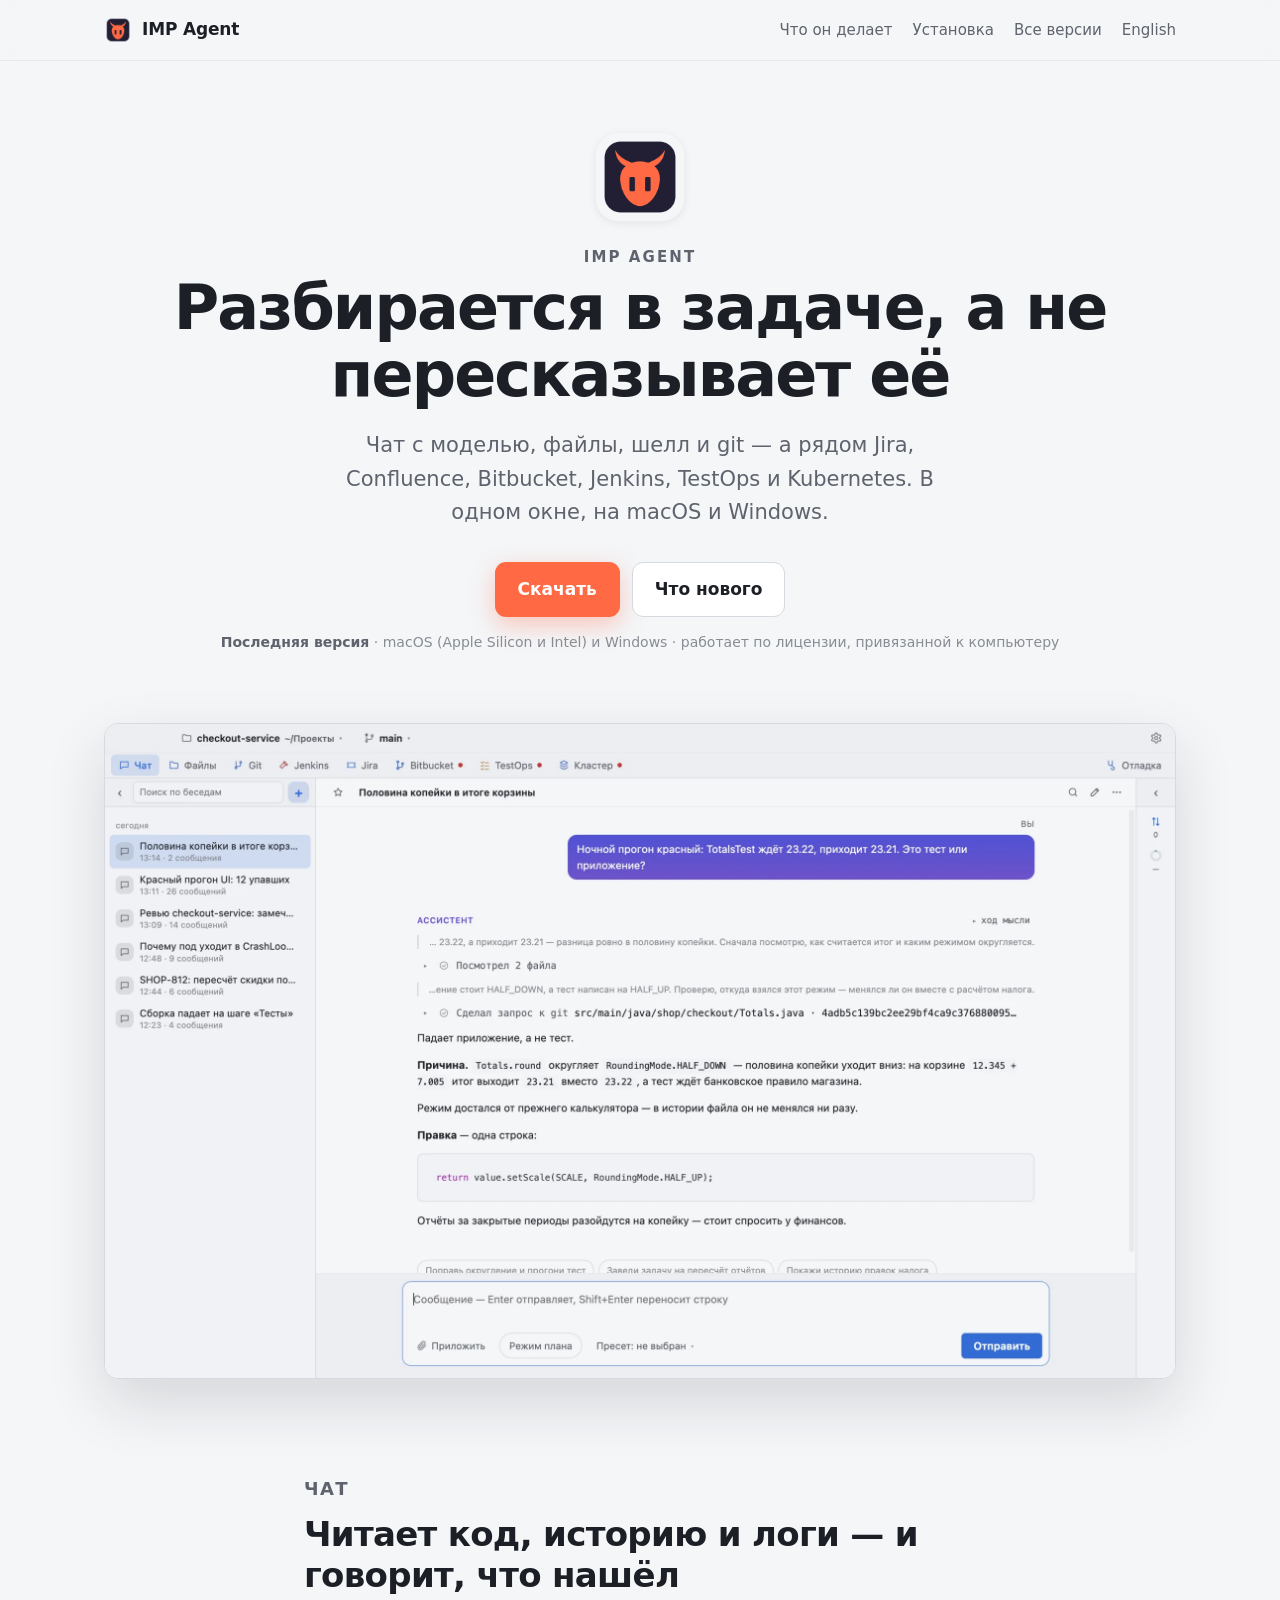
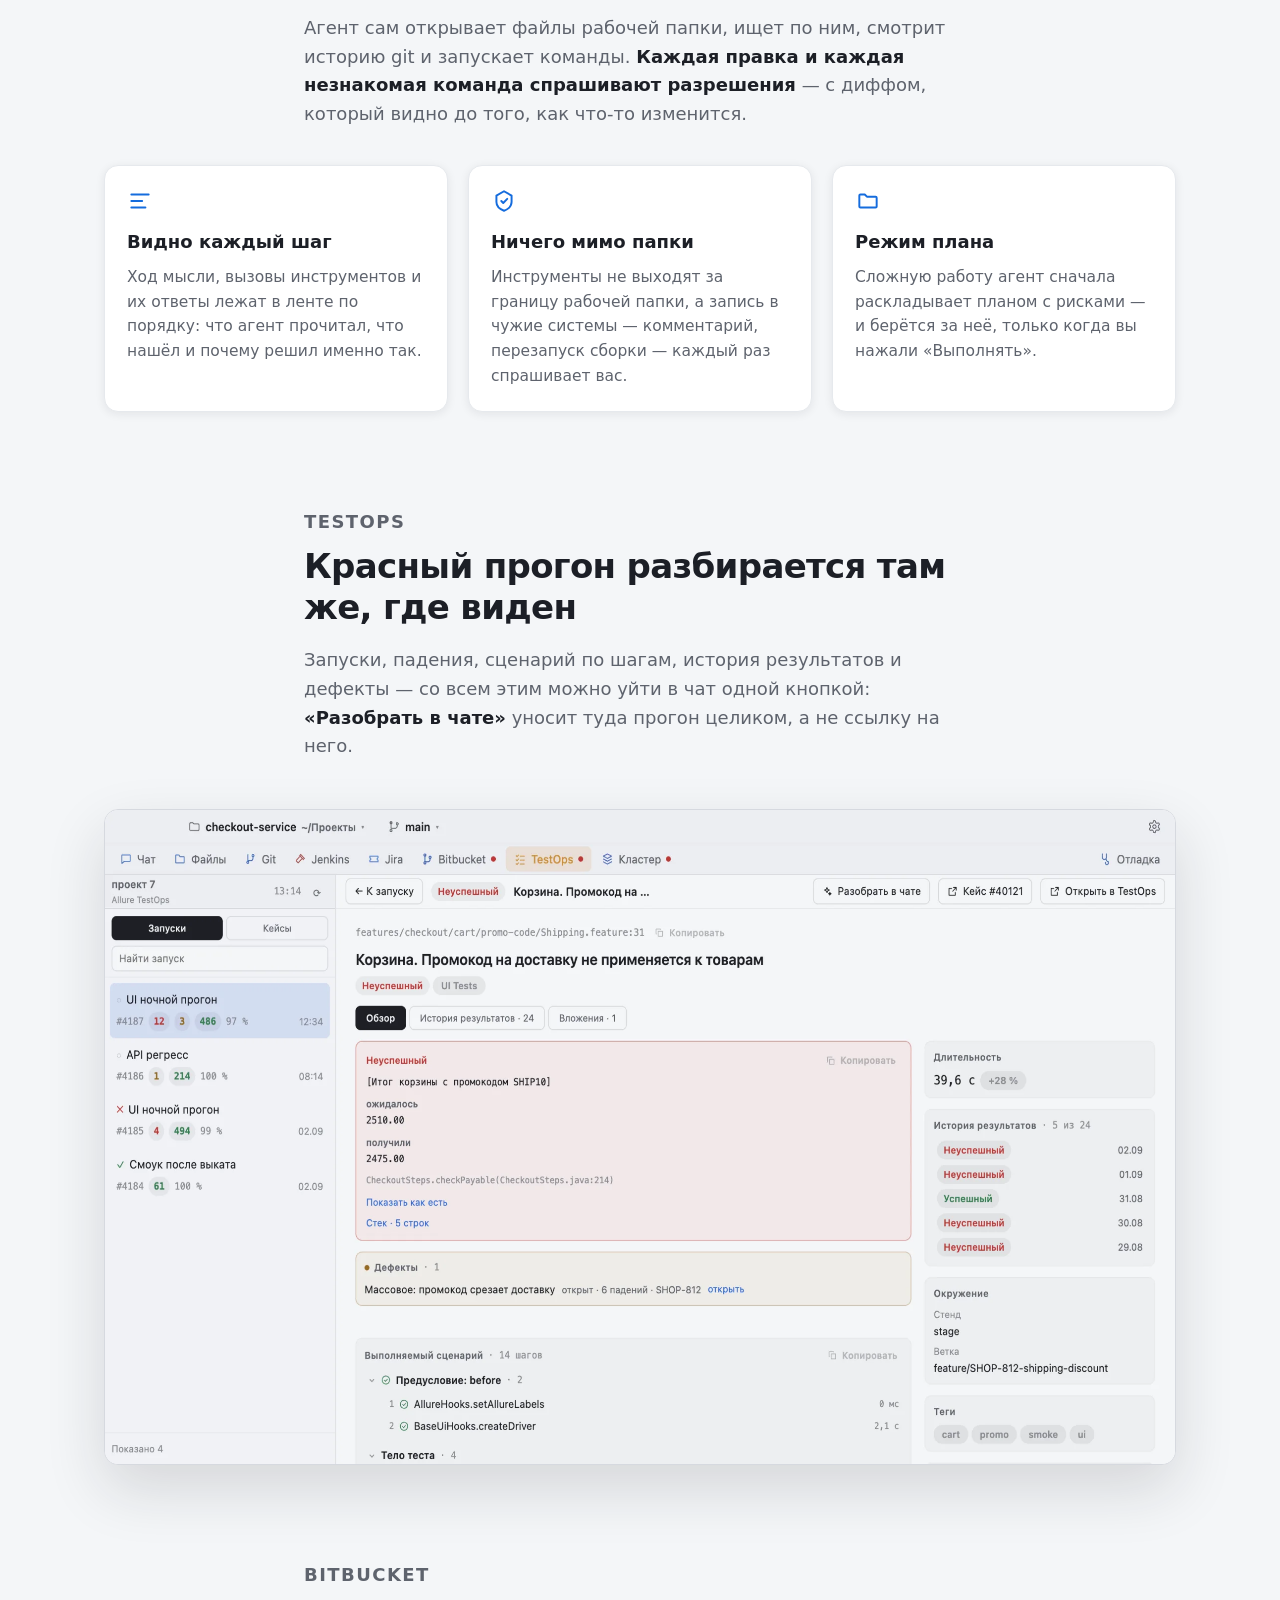
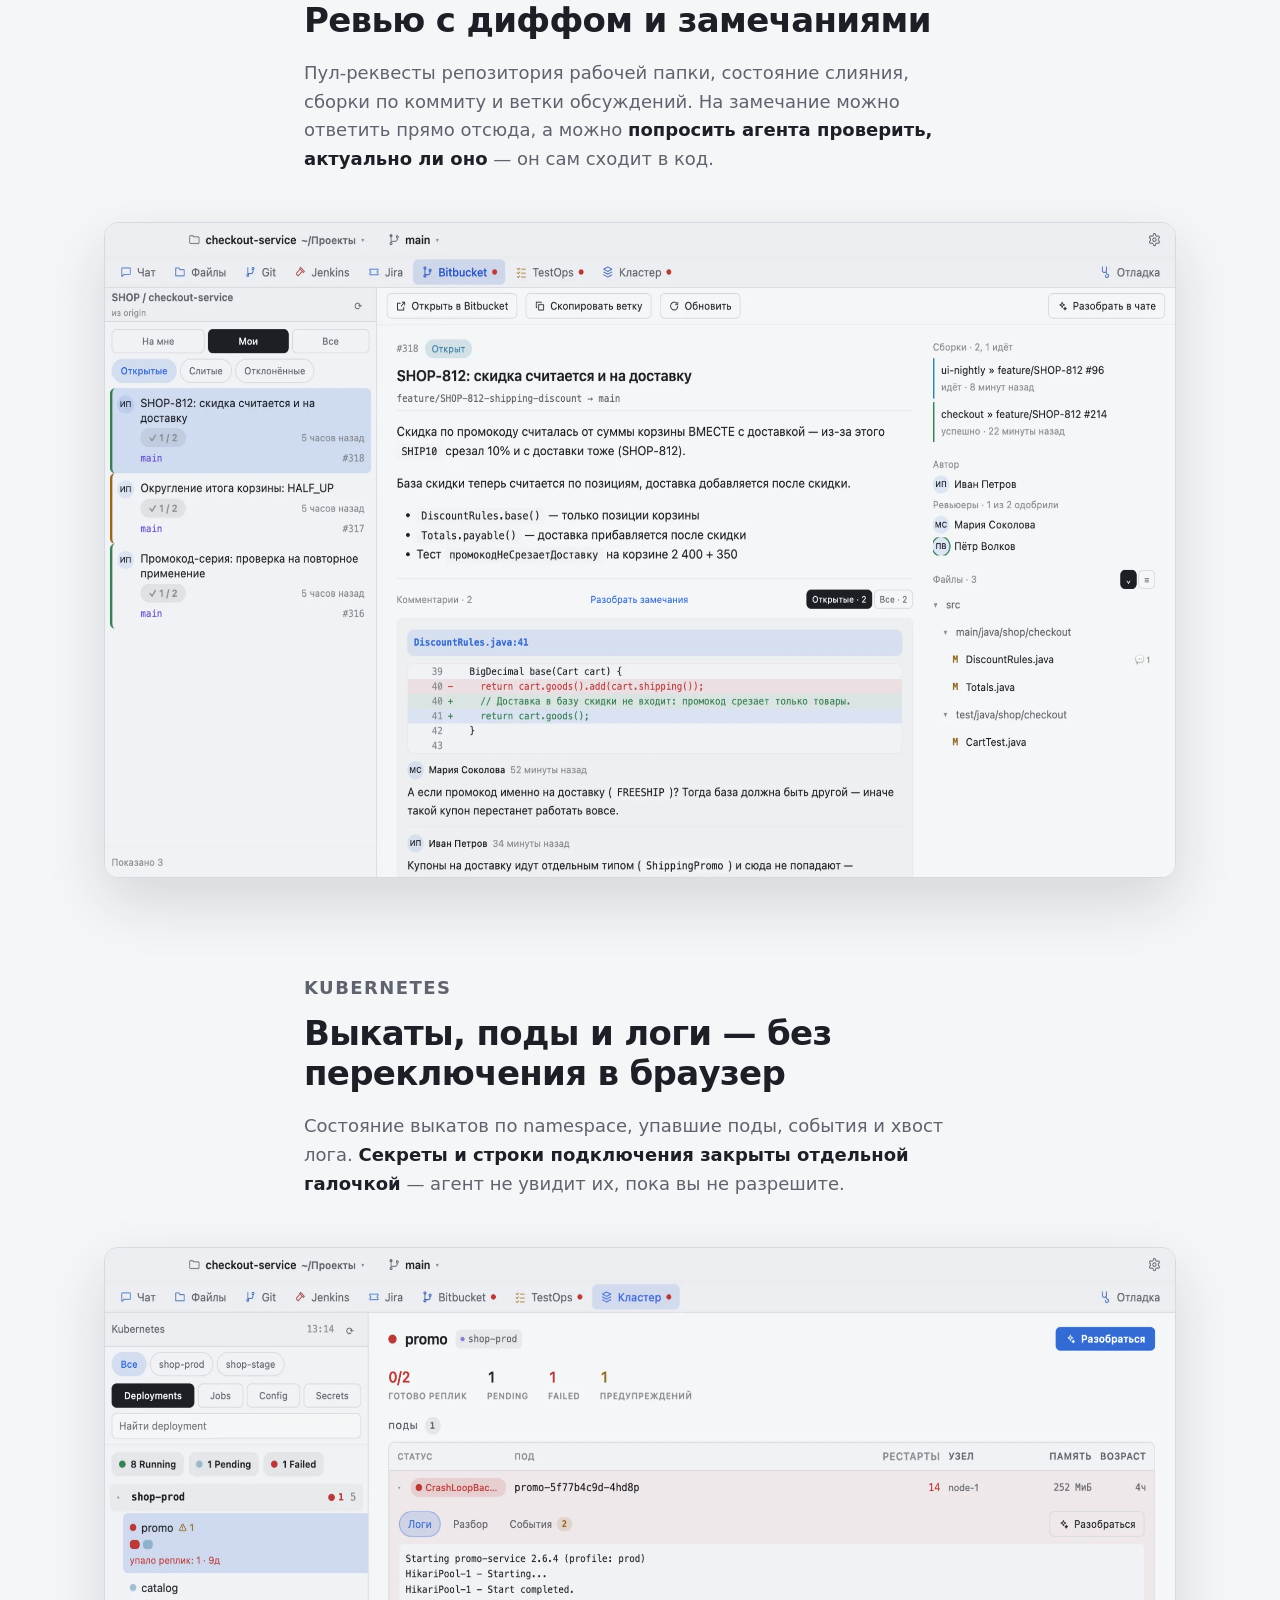
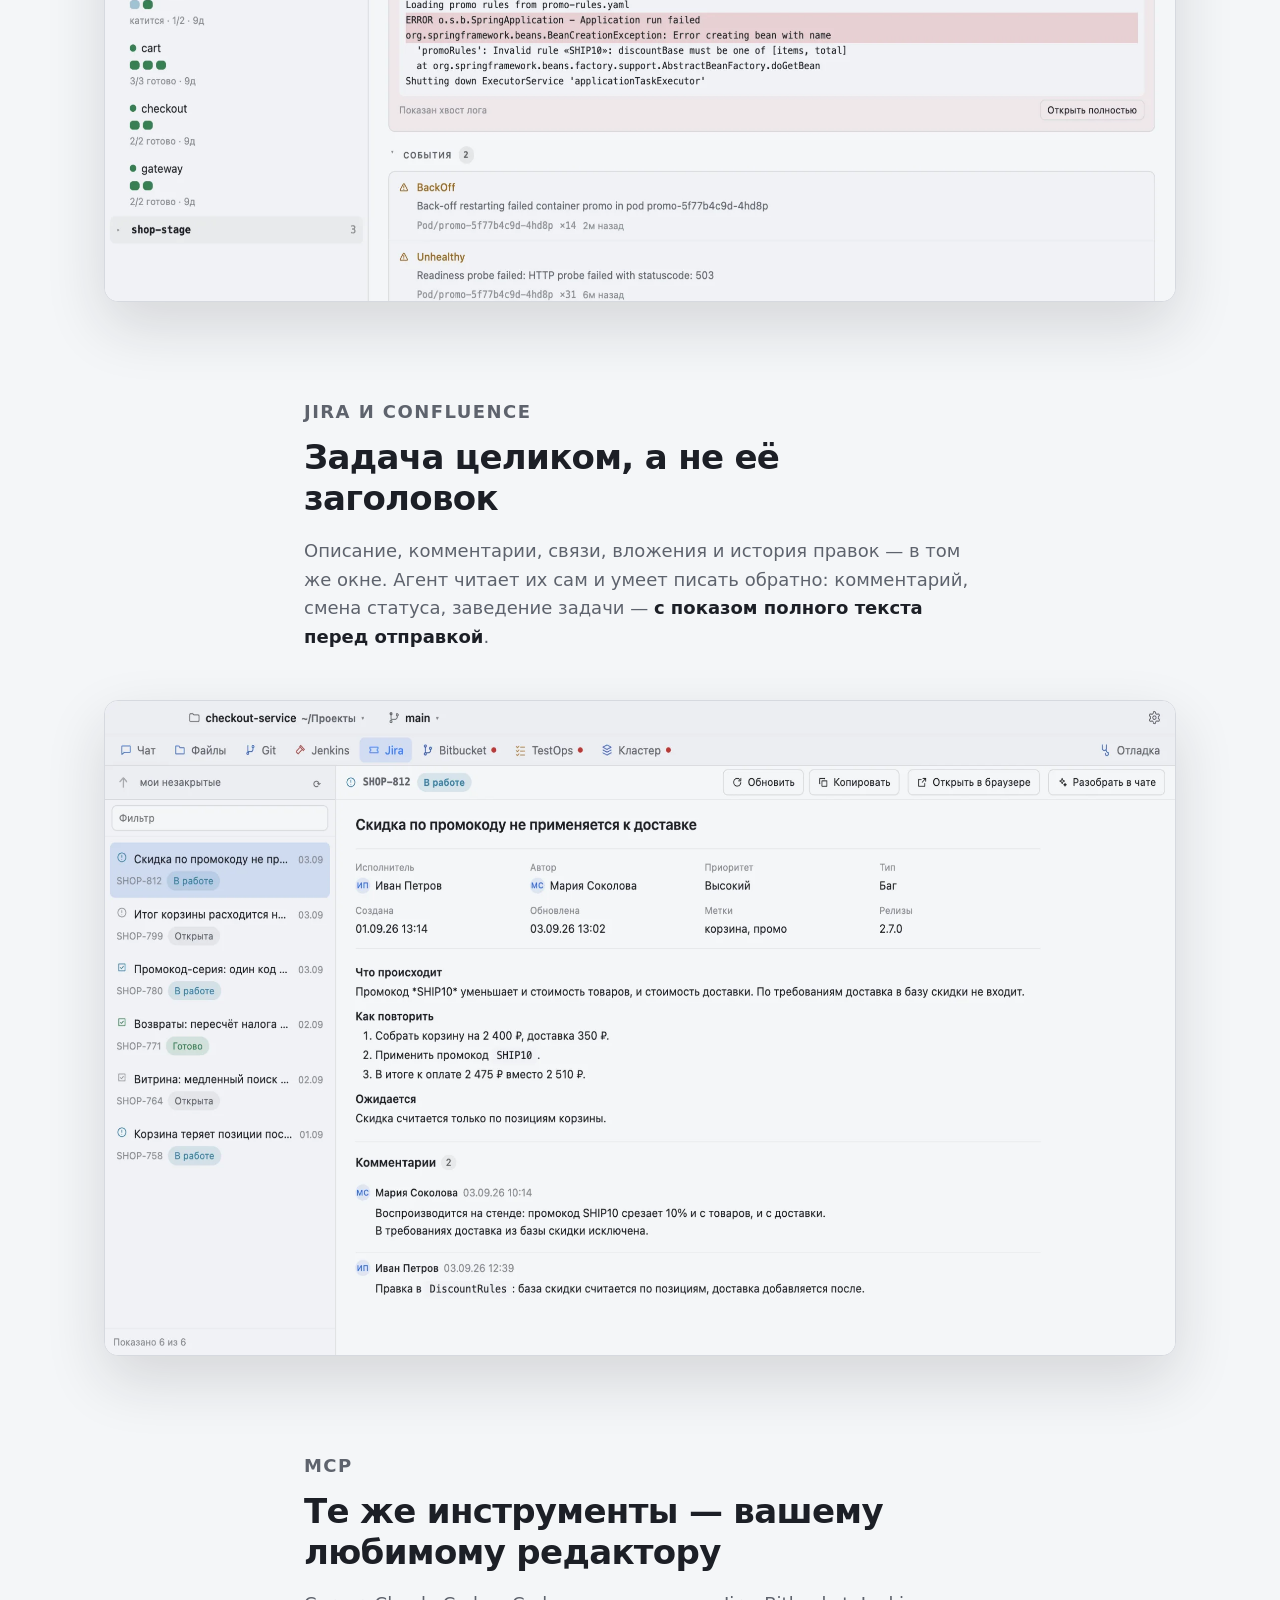
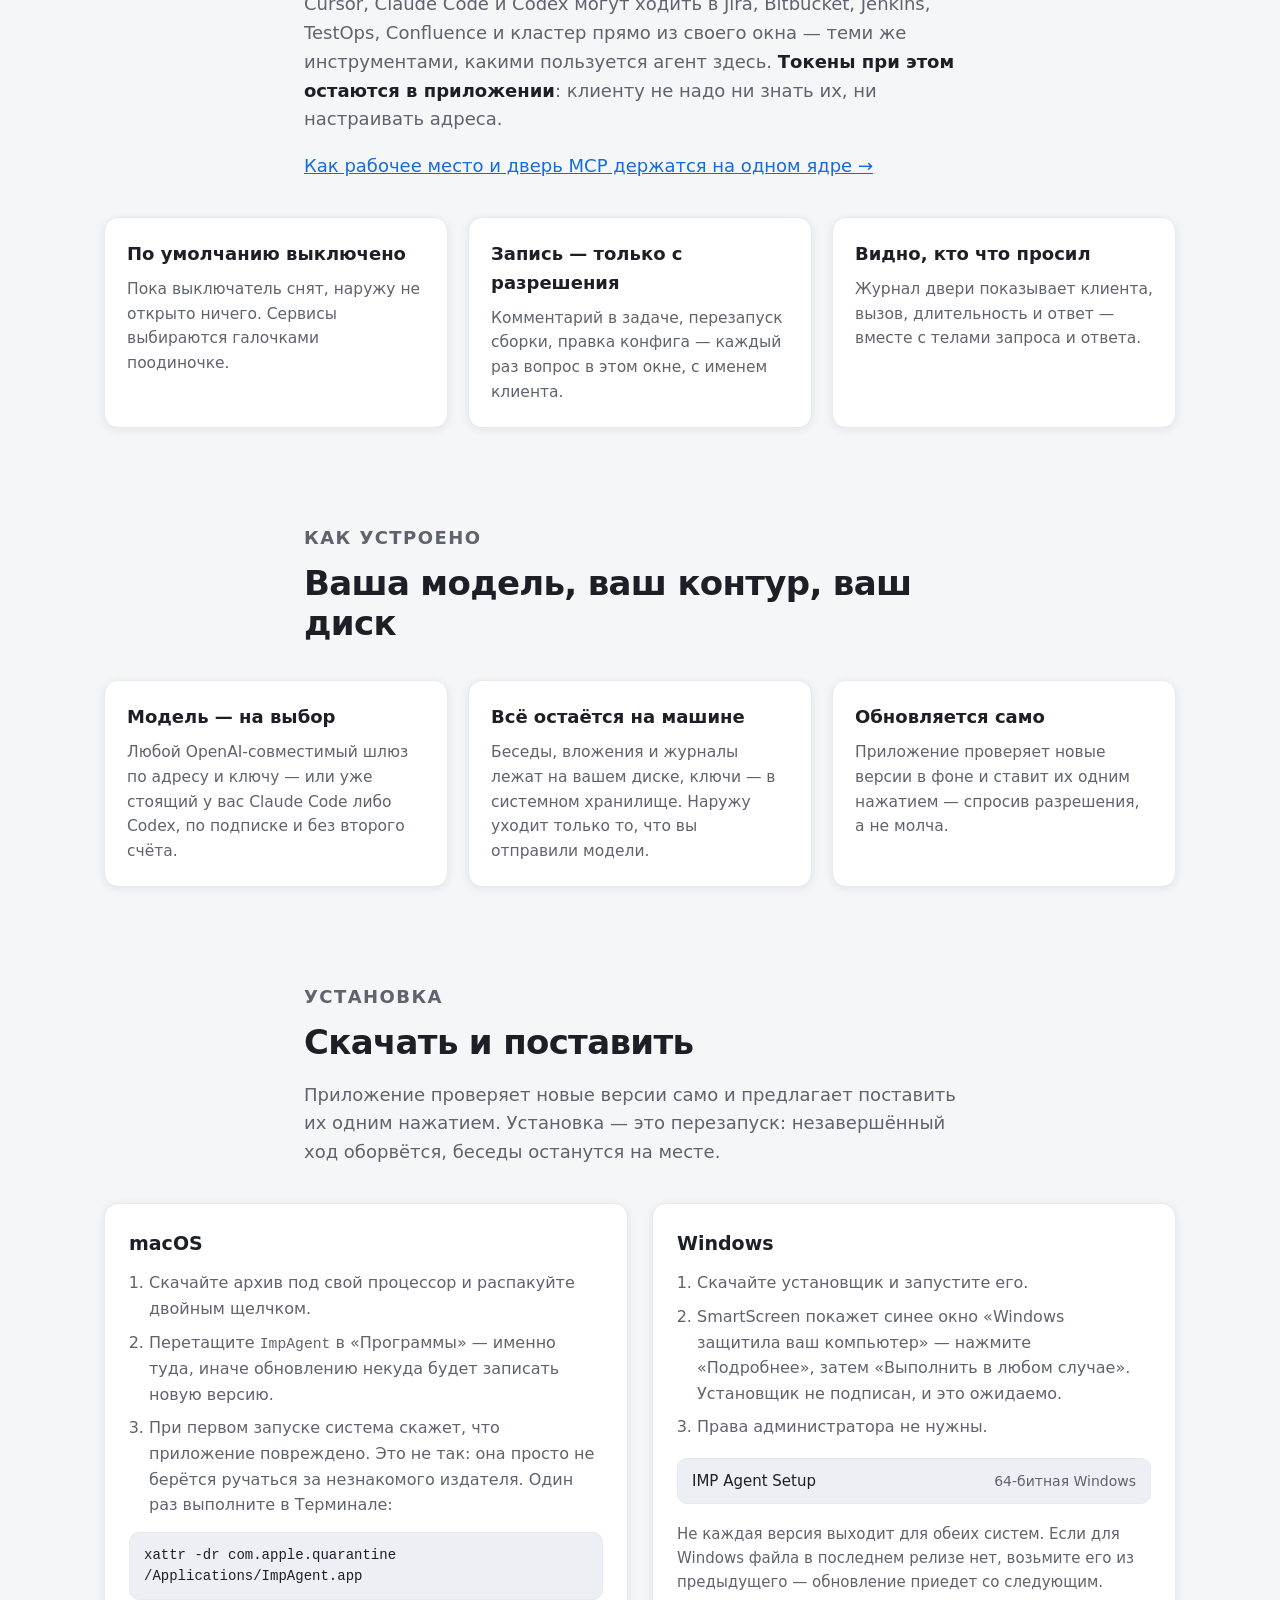
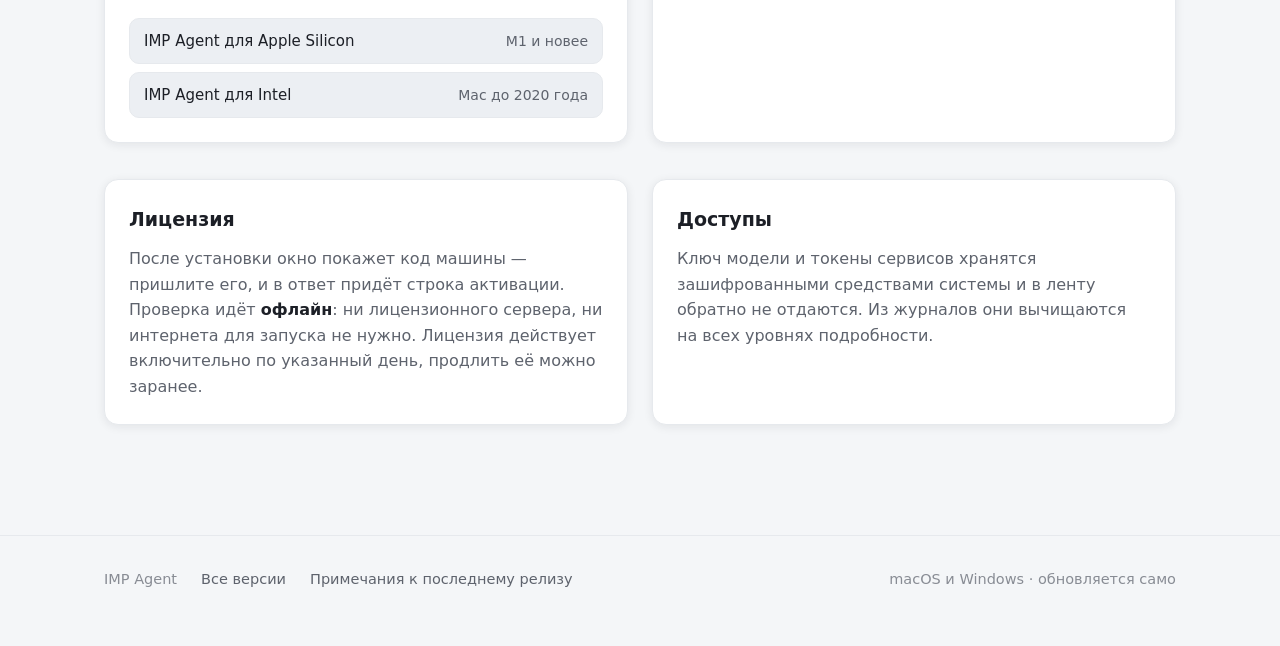
<file: index.html>
<!doctype html>
<html lang="ru">
  <head>
    <meta charset="utf-8" />
    <meta name="viewport" content="width=device-width, initial-scale=1" />
    <title>IMP Agent — агент для рабочих задач</title>
    <meta
      name="description"
      content="Чат с моделью, файлы и шелл, git — и рядом Jira, Confluence, Bitbucket, Jenkins, TestOps и Kubernetes в одном окне. macOS и Windows."
    />
    <link rel="icon" href="icon.png" />
    <link
      rel="alternate"
      hreflang="ru"
      href="https://ilyabazhenov.github.io/imp-agent-crossplatform-releases/"
    />
    <link
      rel="alternate"
      hreflang="en"
      href="https://ilyabazhenov.github.io/imp-agent-crossplatform-releases/en/"
    />
    <meta property="og:title" content="IMP Agent" />
    <meta
      property="og:description"
      content="Агент для рабочих задач: чат с моделью, файлы и шелл, git, а рядом — Jira, Confluence, Bitbucket, Jenkins, TestOps и Kubernetes в одном окне."
    />
    <meta
      property="og:image"
      content="https://ilyabazhenov.github.io/imp-agent-crossplatform-releases/shots/chat-light.webp"
    />
    <meta property="og:type" content="website" />
    <link rel="stylesheet" href="site.css" />
  </head>
  <body>
    <header class="top">
      <div class="wrap">
        <span class="mark"><img src="icon.png" alt="" /> IMP Agent</span>
        <nav>
          <a href="#chat" class="wide-only">Что он делает</a>
          <a href="#install">Установка</a>
          <a
            href="https://github.com/ilyabazhenov/imp-agent-crossplatform-releases/releases"
            class="wide-only"
            >Все версии</a
          >
          <a href="en/index.html" lang="en" hreflang="en">English</a>
        </nav>
      </div>
    </header>

    <main>
      <div class="wrap hero">
        <img class="face" src="icon.png" alt="" width="88" height="88" />
        <p class="name">IMP Agent</p>
        <h1>Разбирается в задаче, а не пересказывает её</h1>
        <p class="lead">
          Чат с моделью, файлы, шелл и git — а рядом Jira, Confluence, Bitbucket, Jenkins, TestOps и
          Kubernetes. В одном окне, на macOS и Windows.
        </p>
        <div class="actions">
          <a
            class="btn primary"
            id="download"
            href="https://github.com/ilyabazhenov/imp-agent-crossplatform-releases/releases/latest"
            >Скачать</a
          >
          <a
            class="btn ghost"
            href="https://github.com/ilyabazhenov/imp-agent-crossplatform-releases/releases/latest"
            >Что нового</a
          >
        </div>
        <p class="under">
          <b id="version">Последняя версия</b> · macOS (Apple Silicon и Intel) и Windows · работает
          по лицензии, привязанной к компьютеру
        </p>
      </div>

      <div class="wrap">
        <div class="shot">
          <img
            class="light"
            src="shots/chat-light.webp"
            alt="Окно IMP Agent: разбор упавшего теста в чате"
          />
          <img class="dark" src="shots/chat-dark.webp" alt="" />
        </div>
      </div>

      <section id="chat">
        <div class="wrap say">
          <p class="kicker">Чат</p>
          <h2>Читает код, историю и логи — и говорит, что нашёл</h2>
          <p>
            Агент сам открывает файлы рабочей папки, ищет по ним, смотрит историю git и запускает
            команды. <b>Каждая правка и каждая незнакомая команда спрашивают разрешения</b> — с
            диффом, который видно до того, как что-то изменится.
          </p>
        </div>
        <div class="wrap">
          <div class="tiles">
            <div class="tile">
              <svg
                class="glyph"
                viewBox="0 0 24 24"
                fill="none"
                stroke="currentColor"
                stroke-width="1.8"
                aria-hidden="true"
              >
                <path d="M4 6h16M4 12h10M4 18h13" stroke-linecap="round" />
              </svg>
              <h3>Видно каждый шаг</h3>
              <p>
                Ход мысли, вызовы инструментов и их ответы лежат в ленте по порядку: что агент
                прочитал, что нашёл и почему решил именно так.
              </p>
            </div>
            <div class="tile">
              <svg
                class="glyph"
                viewBox="0 0 24 24"
                fill="none"
                stroke="currentColor"
                stroke-width="1.8"
                aria-hidden="true"
              >
                <path d="M12 3l7 4v6c0 4-3 6.5-7 8-4-1.5-7-4-7-8V7z" stroke-linejoin="round" />
                <path d="M9.5 12l1.8 1.8L15 10" stroke-linecap="round" stroke-linejoin="round" />
              </svg>
              <h3>Ничего мимо папки</h3>
              <p>
                Инструменты не выходят за границу рабочей папки, а запись в чужие системы —
                комментарий, перезапуск сборки — каждый раз спрашивает вас.
              </p>
            </div>
            <div class="tile">
              <svg
                class="glyph"
                viewBox="0 0 24 24"
                fill="none"
                stroke="currentColor"
                stroke-width="1.8"
                aria-hidden="true"
              >
                <path
                  d="M4 17V7a1 1 0 011-1h4l2 2h8a1 1 0 011 1v8a1 1 0 01-1 1H5a1 1 0 01-1-1z"
                  stroke-linejoin="round"
                />
              </svg>
              <h3>Режим плана</h3>
              <p>
                Сложную работу агент сначала раскладывает планом с рисками — и берётся за неё,
                только когда вы нажали «Выполнять».
              </p>
            </div>
          </div>
        </div>
      </section>

      <section>
        <div class="wrap say">
          <p class="kicker">TestOps</p>
          <h2>Красный прогон разбирается там же, где виден</h2>
          <p>
            Запуски, падения, сценарий по шагам, история результатов и дефекты — со всем этим можно
            уйти в чат одной кнопкой: <b>«Разобрать в чате»</b> уносит туда прогон целиком, а не
            ссылку на него.
          </p>
        </div>
        <div class="wrap">
          <div class="shot">
            <img
              class="light"
              src="shots/testops-light.webp"
              alt="Раздел TestOps: страница упавшего прогона"
            />
            <img
              loading="lazy"
              decoding="async"
              class="dark"
              src="shots/testops-dark.webp"
              alt=""
            />
          </div>
        </div>
      </section>

      <section>
        <div class="wrap say">
          <p class="kicker">Bitbucket</p>
          <h2>Ревью с диффом и замечаниями</h2>
          <p>
            Пул-реквесты репозитория рабочей папки, состояние слияния, сборки по коммиту и ветки
            обсуждений. На замечание можно ответить прямо отсюда, а можно
            <b>попросить агента проверить, актуально ли оно</b> — он сам сходит в код.
          </p>
        </div>
        <div class="wrap">
          <div class="shot">
            <img
              class="light"
              src="shots/bitbucket-light.webp"
              alt="Раздел Bitbucket: пул-реквест с диффом и замечаниями"
            />
            <img
              loading="lazy"
              decoding="async"
              class="dark"
              src="shots/bitbucket-dark.webp"
              alt=""
            />
          </div>
        </div>
      </section>

      <section>
        <div class="wrap say">
          <p class="kicker">Kubernetes</p>
          <h2>Выкаты, поды и логи — без переключения в браузер</h2>
          <p>
            Состояние выкатов по namespace, упавшие поды, события и хвост лога.
            <b>Секреты и строки подключения закрыты отдельной галочкой</b> — агент не увидит их,
            пока вы не разрешите.
          </p>
        </div>
        <div class="wrap">
          <div class="shot">
            <img
              class="light"
              src="shots/kube-light.webp"
              alt="Раздел «Кластер»: под в CrashLoopBackOff, события и лог"
            />
            <img loading="lazy" decoding="async" class="dark" src="shots/kube-dark.webp" alt="" />
          </div>
        </div>
      </section>

      <section>
        <div class="wrap say">
          <p class="kicker">Jira и Confluence</p>
          <h2>Задача целиком, а не её заголовок</h2>
          <p>
            Описание, комментарии, связи, вложения и история правок — в том же окне. Агент читает их
            сам и умеет писать обратно: комментарий, смена статуса, заведение задачи —
            <b>с показом полного текста перед отправкой</b>.
          </p>
        </div>
        <div class="wrap">
          <div class="shot">
            <img
              class="light"
              src="shots/jira-light.webp"
              alt="Раздел Jira: карточка задачи с описанием и комментариями"
            />
            <img loading="lazy" decoding="async" class="dark" src="shots/jira-dark.webp" alt="" />
          </div>
        </div>
      </section>

      <section>
        <div class="wrap say">
          <p class="kicker">MCP</p>
          <h2>Те же инструменты — вашему любимому редактору</h2>
          <p>
            Cursor, Claude Code и Codex могут ходить в Jira, Bitbucket, Jenkins, TestOps, Confluence
            и кластер прямо из своего окна — теми же инструментами, какими пользуется агент здесь.
            <b>Токены при этом остаются в приложении</b>: клиенту не надо ни знать их, ни
            настраивать адреса.
          </p>
          <p><a href="roles.html">Как рабочее место и дверь MCP держатся на одном ядре →</a></p>
        </div>
        <div class="wrap">
          <div class="tiles">
            <div class="tile">
              <h3>По умолчанию выключено</h3>
              <p>
                Пока выключатель снят, наружу не открыто ничего. Сервисы выбираются галочками
                поодиночке.
              </p>
            </div>
            <div class="tile">
              <h3>Запись — только с разрешения</h3>
              <p>
                Комментарий в задаче, перезапуск сборки, правка конфига — каждый раз вопрос в этом
                окне, с именем клиента.
              </p>
            </div>
            <div class="tile">
              <h3>Видно, кто что просил</h3>
              <p>
                Журнал двери показывает клиента, вызов, длительность и ответ — вместе с телами
                запроса и ответа.
              </p>
            </div>
          </div>
        </div>
      </section>

      <section>
        <div class="wrap say">
          <p class="kicker">Как устроено</p>
          <h2>Ваша модель, ваш контур, ваш диск</h2>
        </div>
        <div class="wrap">
          <div class="tiles">
            <div class="tile">
              <h3>Модель — на выбор</h3>
              <p>
                Любой OpenAI-совместимый шлюз по адресу и ключу — или уже стоящий у вас Claude Code
                либо Codex, по подписке и без второго счёта.
              </p>
            </div>
            <div class="tile">
              <h3>Всё остаётся на машине</h3>
              <p>
                Беседы, вложения и журналы лежат на вашем диске, ключи — в системном хранилище.
                Наружу уходит только то, что вы отправили модели.
              </p>
            </div>
            <div class="tile">
              <h3>Обновляется само</h3>
              <p>
                Приложение проверяет новые версии в фоне и ставит их одним нажатием — спросив
                разрешения, а не молча.
              </p>
            </div>
          </div>
        </div>
      </section>

      <section id="install">
        <div class="wrap say">
          <p class="kicker">Установка</p>
          <h2>Скачать и поставить</h2>
          <p>
            Приложение проверяет новые версии само и предлагает поставить их одним нажатием.
            Установка — это перезапуск: незавершённый ход оборвётся, беседы останутся на месте.
          </p>
        </div>
        <div class="wrap">
          <div class="halves">
            <div class="card">
              <h3>macOS</h3>
              <ol>
                <li>Скачайте архив под свой процессор и распакуйте двойным щелчком.</li>
                <li>
                  Перетащите <code>ImpAgent</code> в «Программы» — именно туда, иначе обновлению
                  некуда будет записать новую версию.
                </li>
                <li>
                  При первом запуске система скажет, что приложение повреждено. Это не так: она
                  просто не берётся ручаться за незнакомого издателя. Один раз выполните в
                  Терминале:
                </li>
              </ol>
              <pre>xattr -dr com.apple.quarantine /Applications/ImpAgent.app</pre>
              <div class="files" id="mac-files">
                <a
                  class="file"
                  href="https://github.com/ilyabazhenov/imp-agent-crossplatform-releases/releases/latest"
                >
                  IMP Agent для Apple Silicon <span class="what">M1 и новее</span>
                </a>
                <a
                  class="file"
                  href="https://github.com/ilyabazhenov/imp-agent-crossplatform-releases/releases/latest"
                >
                  IMP Agent для Intel <span class="what">Mac до 2020 года</span>
                </a>
              </div>
            </div>
            <div class="card">
              <h3>Windows</h3>
              <ol>
                <li>Скачайте установщик и запустите его.</li>
                <li>
                  SmartScreen покажет синее окно «Windows защитила ваш компьютер» — нажмите
                  «Подробнее», затем «Выполнить в любом случае». Установщик не подписан, и это
                  ожидаемо.
                </li>
                <li>Права администратора не нужны.</li>
              </ol>
              <div class="files" id="win-files">
                <a
                  class="file"
                  href="https://github.com/ilyabazhenov/imp-agent-crossplatform-releases/releases/latest"
                >
                  IMP Agent Setup <span class="what">64-битная Windows</span>
                </a>
              </div>
              <p class="note">
                Не каждая версия выходит для обеих систем. Если для Windows файла в последнем релизе
                нет, возьмите его из предыдущего — обновление приедет со следующим.
              </p>
            </div>
          </div>

          <div class="halves">
            <div class="card">
              <h3>Лицензия</h3>
              <p class="plain">
                После установки окно покажет код машины — пришлите его, и в ответ придёт строка
                активации. Проверка идёт <b>офлайн</b>: ни лицензионного сервера, ни интернета для
                запуска не нужно. Лицензия действует включительно по указанный день, продлить её
                можно заранее.
              </p>
            </div>
            <div class="card">
              <h3>Доступы</h3>
              <p class="plain">
                Ключ модели и токены сервисов хранятся зашифрованными средствами системы и в ленту
                обратно не отдаются. Из журналов они вычищаются на всех уровнях подробности.
              </p>
            </div>
          </div>
        </div>
      </section>
    </main>

    <footer>
      <div class="wrap">
        <span>IMP Agent</span>
        <a href="https://github.com/ilyabazhenov/imp-agent-crossplatform-releases/releases"
          >Все версии</a
        >
        <a href="https://github.com/ilyabazhenov/imp-agent-crossplatform-releases/releases/latest"
          >Примечания к последнему релизу</a
        >
        <span class="spacer">macOS и Windows · обновляется само</span>
      </div>
    </footer>

    <script src="site.js"></script>
  </body>
</html>
</file>
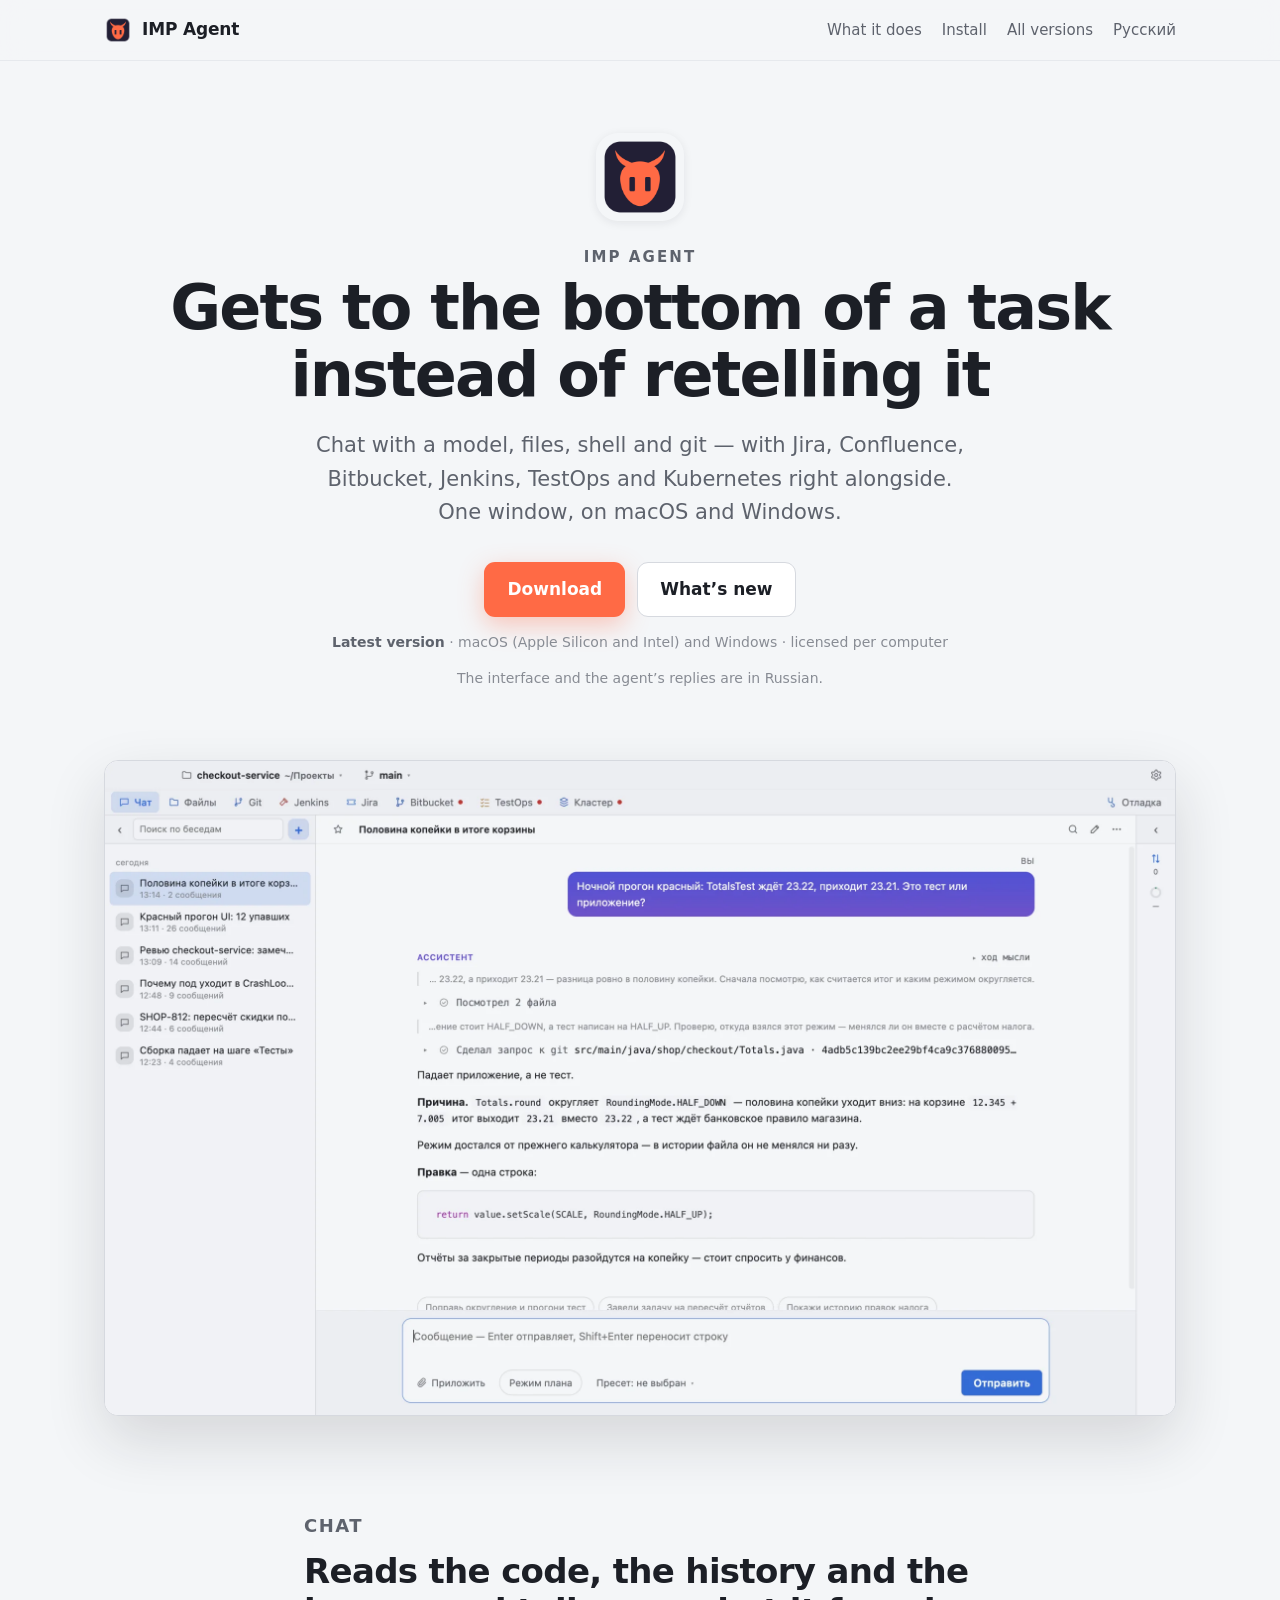
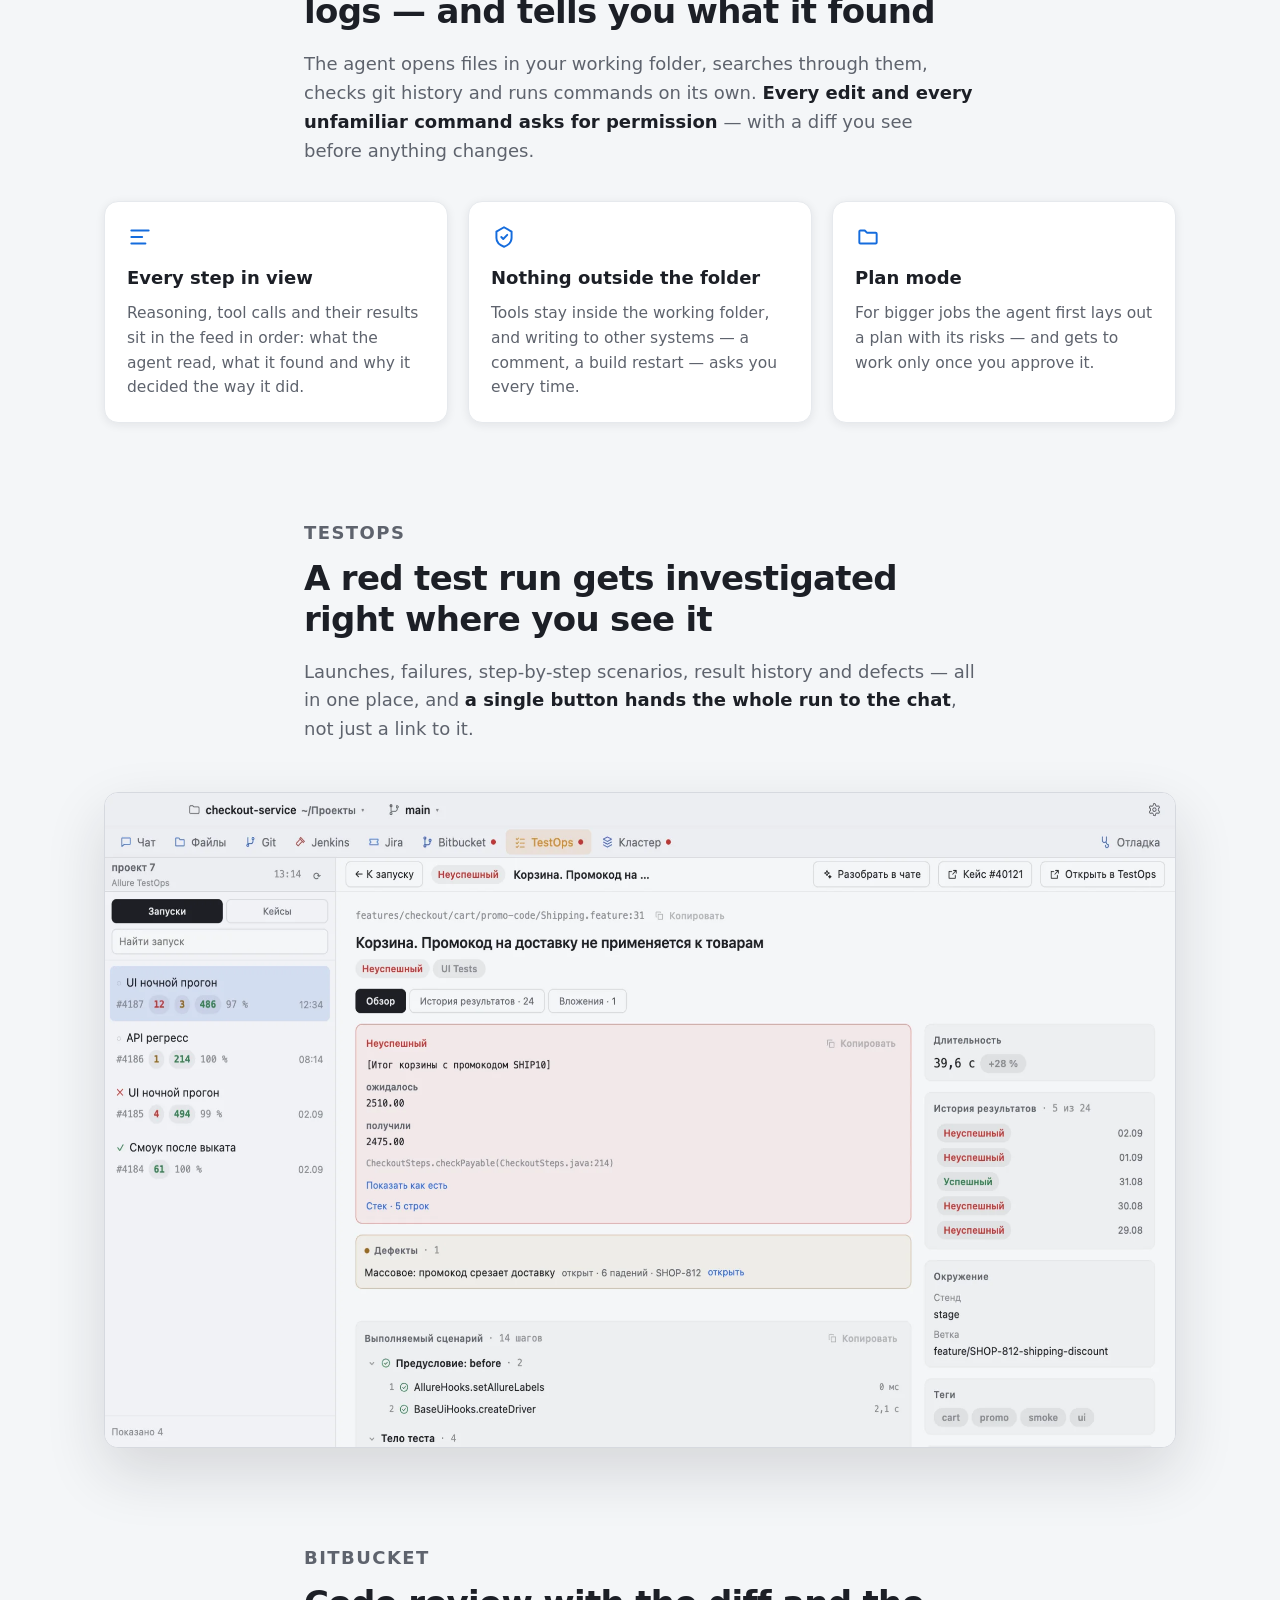
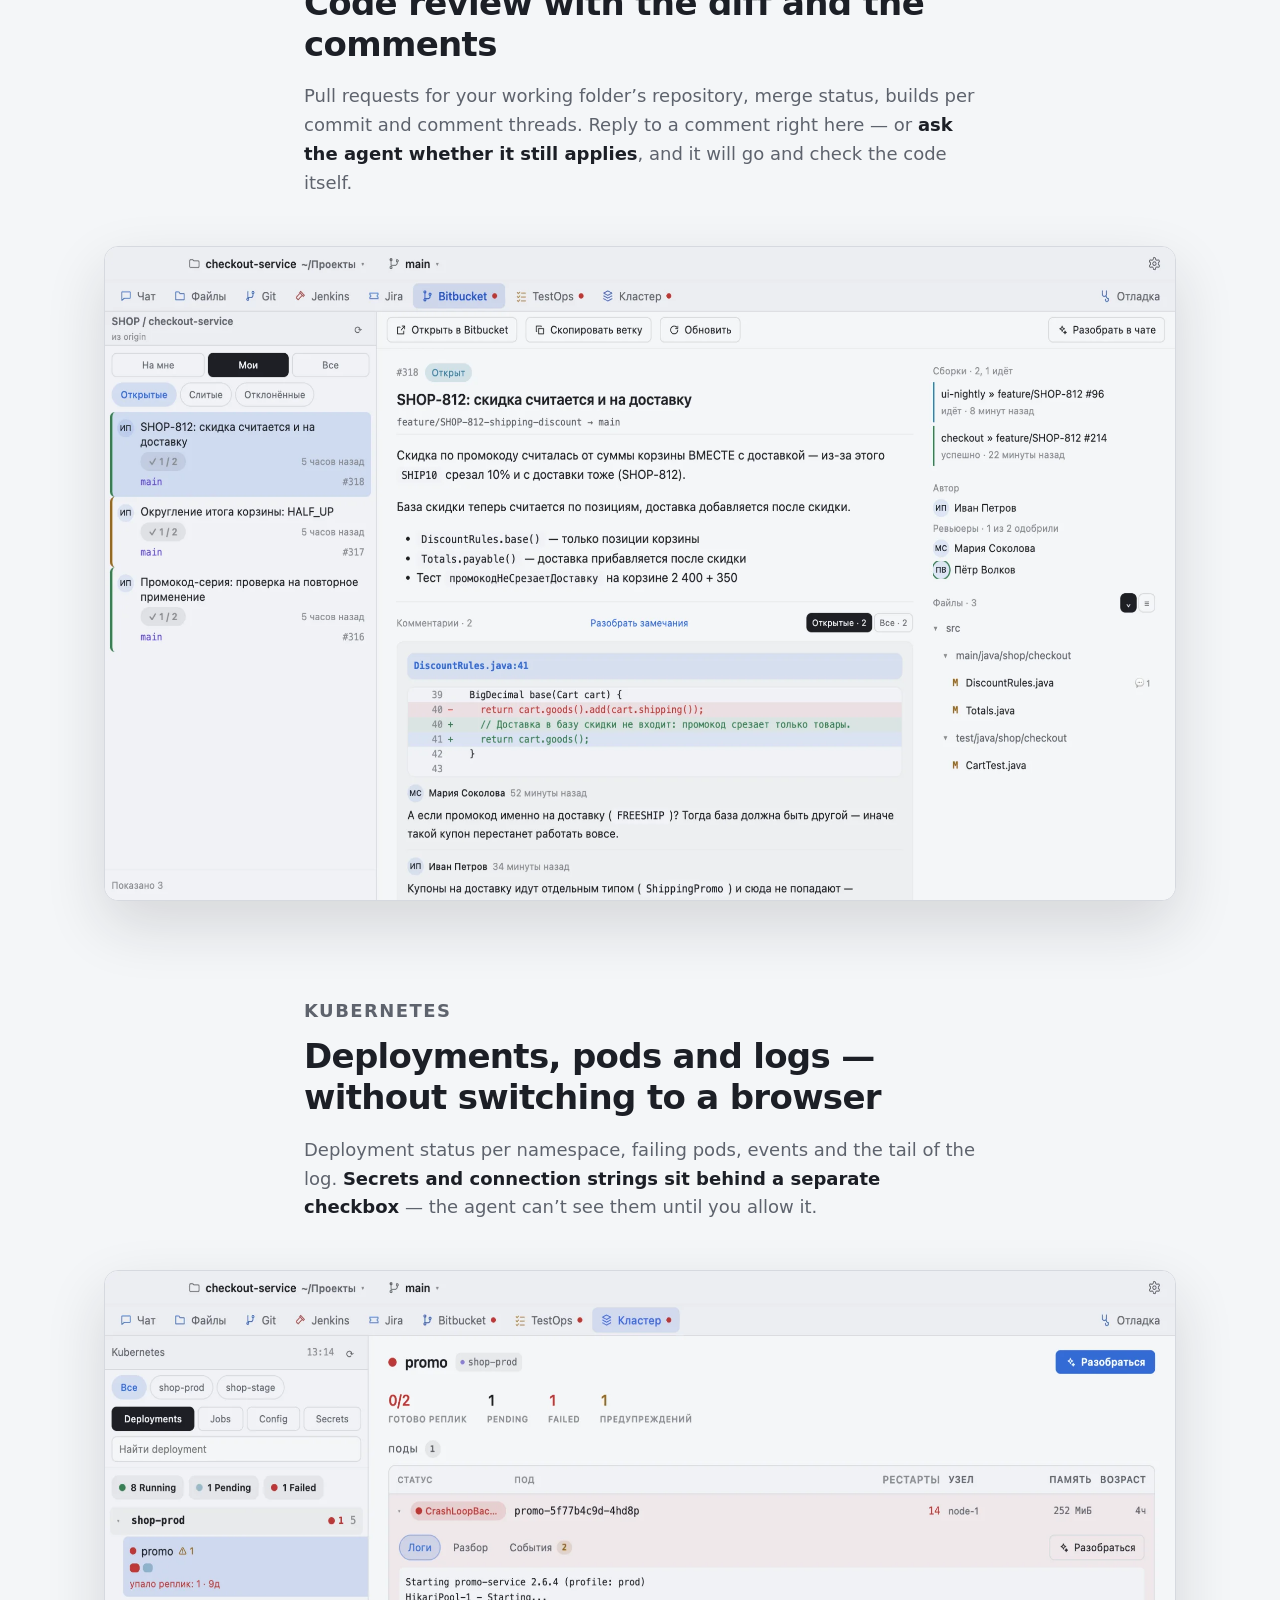
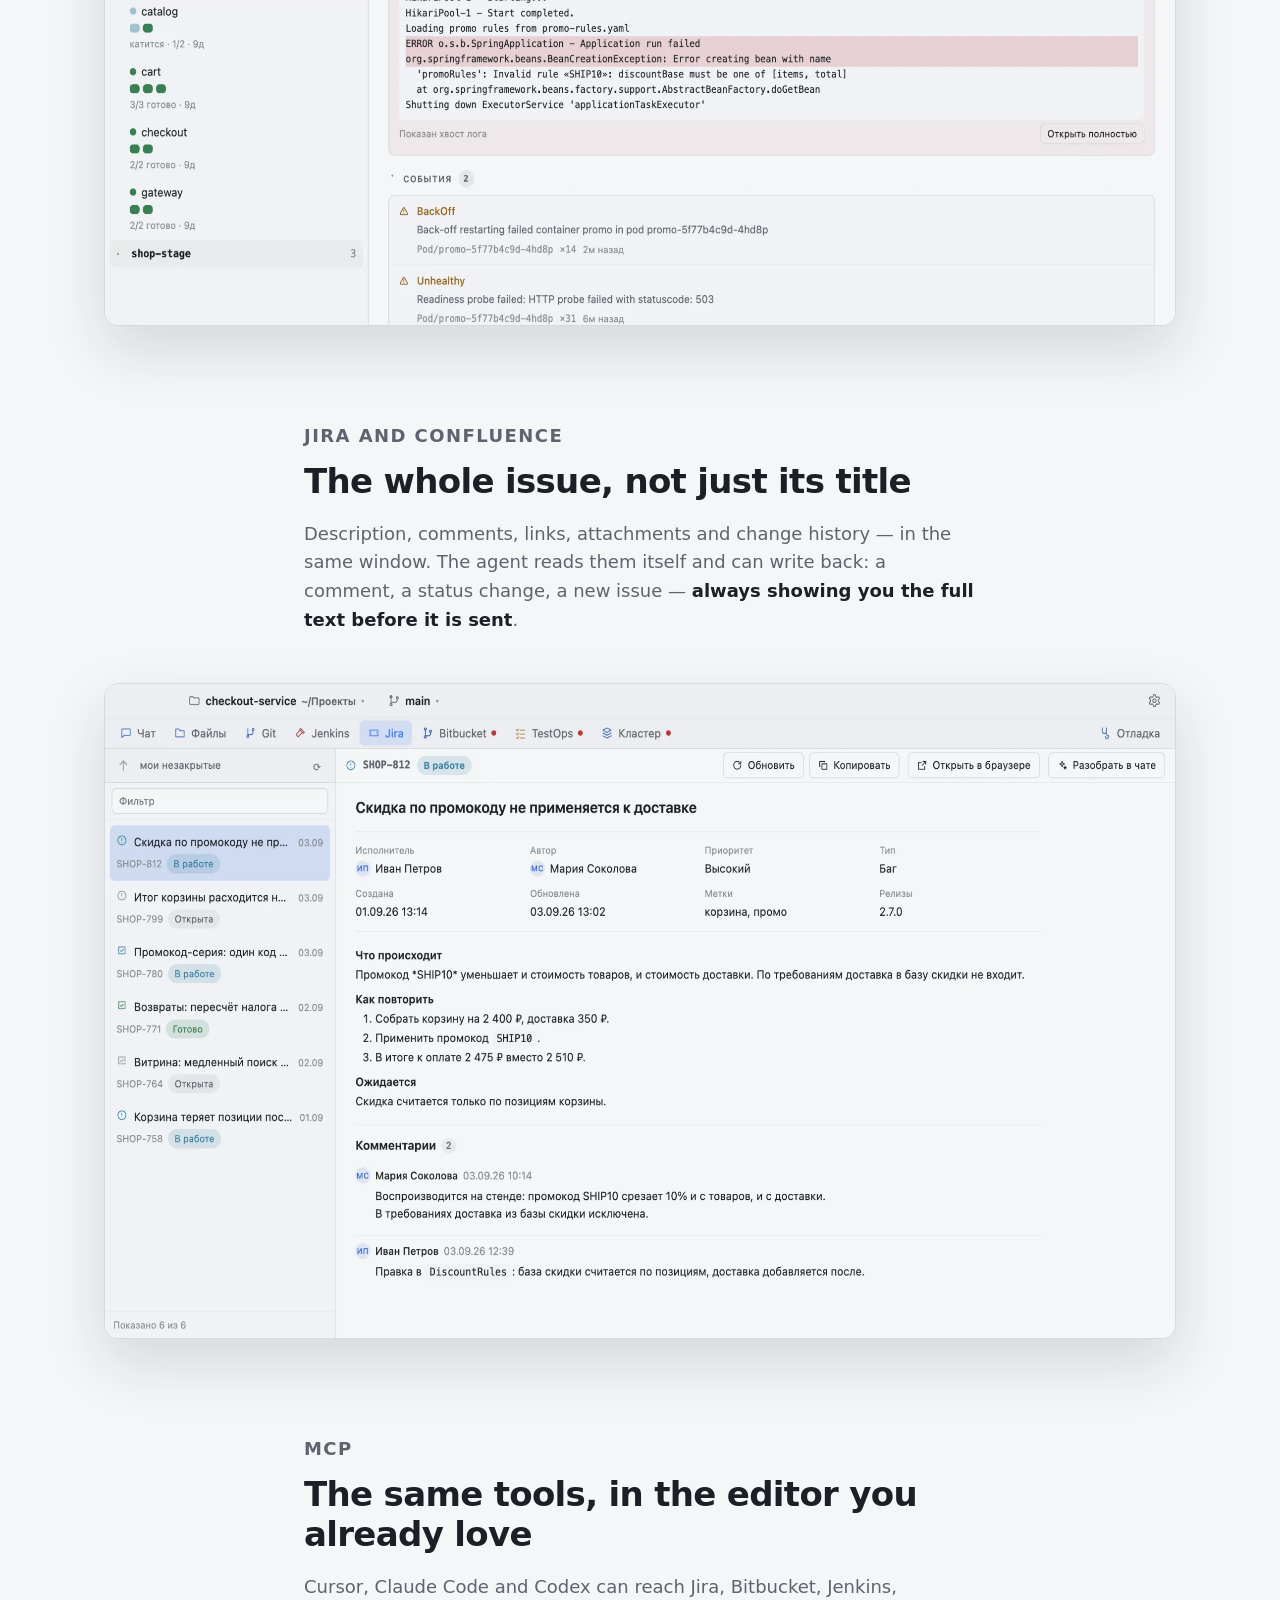
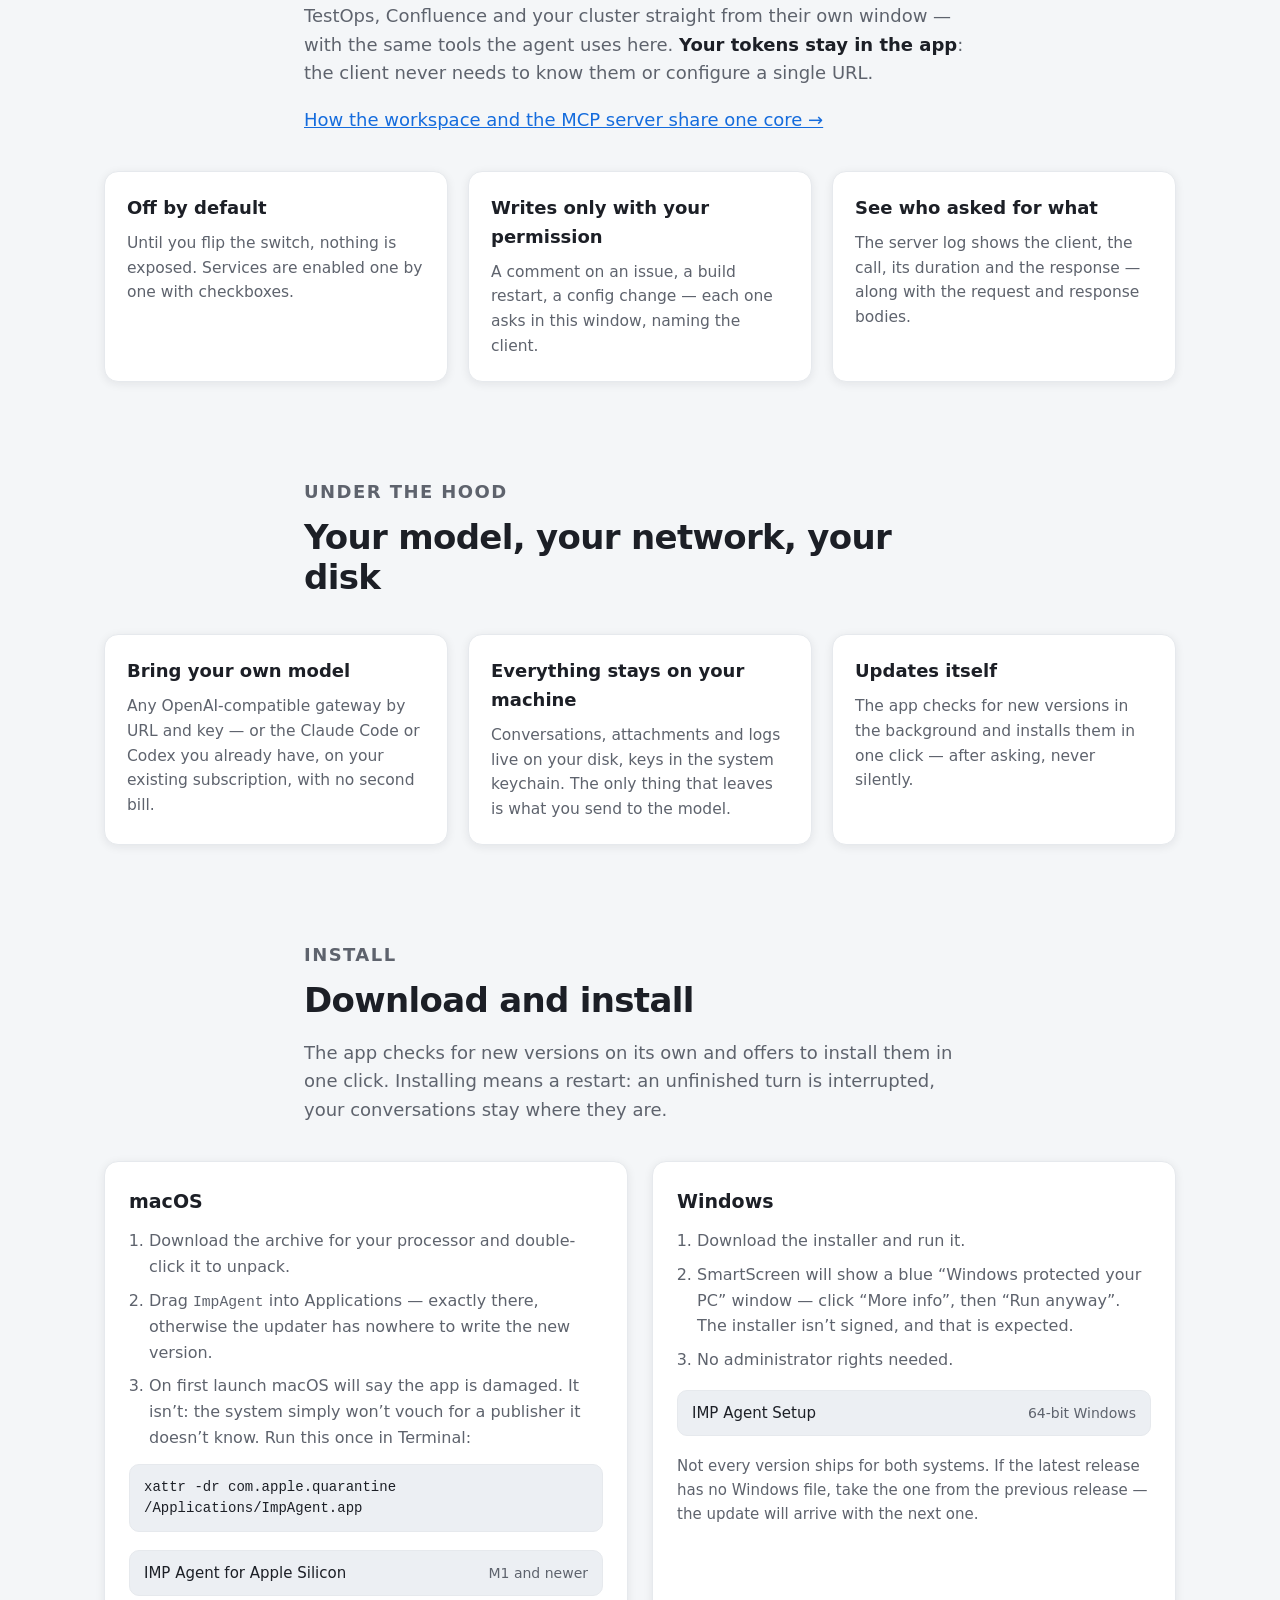
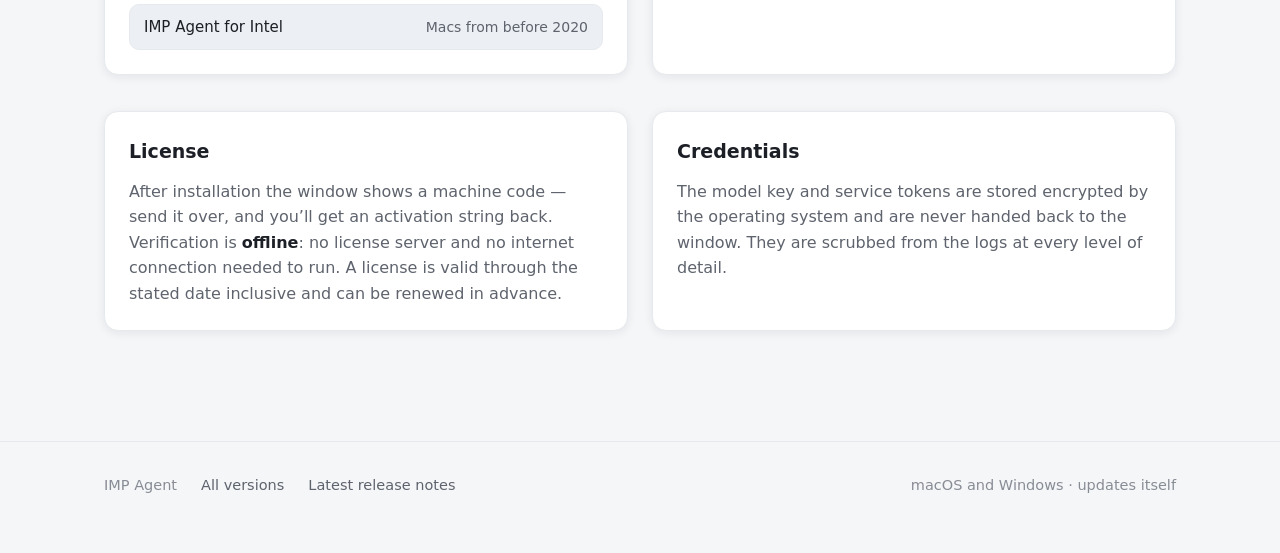
<file: en/index.html>
<!doctype html>
<html lang="en">
  <head>
    <meta charset="utf-8" />
    <meta name="viewport" content="width=device-width, initial-scale=1" />
    <title>IMP Agent — an agent for everyday engineering work</title>
    <meta
      name="description"
      content="Chat with a model, files, shell and git — with Jira, Confluence, Bitbucket, Jenkins, TestOps and Kubernetes right alongside, in one window. macOS and Windows."
    />
    <link rel="icon" href="../icon.png" />
    <link
      rel="alternate"
      hreflang="ru"
      href="https://ilyabazhenov.github.io/imp-agent-crossplatform-releases/"
    />
    <link
      rel="alternate"
      hreflang="en"
      href="https://ilyabazhenov.github.io/imp-agent-crossplatform-releases/en/"
    />
    <meta property="og:title" content="IMP Agent" />
    <meta
      property="og:description"
      content="An agent for everyday engineering work: chat with a model, files, shell and git — with Jira, Confluence, Bitbucket, Jenkins, TestOps and Kubernetes right alongside, in one window."
    />
    <meta
      property="og:image"
      content="https://ilyabazhenov.github.io/imp-agent-crossplatform-releases/shots/chat-light.webp"
    />
    <meta property="og:type" content="website" />
    <meta property="og:locale" content="en_US" />
    <link rel="stylesheet" href="../site.css" />
  </head>
  <body>
    <header class="top">
      <div class="wrap">
        <span class="mark"><img src="../icon.png" alt="" /> IMP Agent</span>
        <nav>
          <a href="#chat" class="wide-only">What it does</a>
          <a href="#install">Install</a>
          <a
            href="https://github.com/ilyabazhenov/imp-agent-crossplatform-releases/releases"
            class="wide-only"
            >All versions</a
          >
          <a href="../index.html" lang="ru" hreflang="ru">Русский</a>
        </nav>
      </div>
    </header>

    <main>
      <div class="wrap hero">
        <img class="face" src="../icon.png" alt="" width="88" height="88" />
        <p class="name">IMP Agent</p>
        <h1>Gets to the bottom of a task instead of retelling it</h1>
        <p class="lead">
          Chat with a model, files, shell and git — with Jira, Confluence, Bitbucket, Jenkins,
          TestOps and Kubernetes right alongside. One window, on macOS and Windows.
        </p>
        <div class="actions">
          <a
            class="btn primary"
            id="download"
            href="https://github.com/ilyabazhenov/imp-agent-crossplatform-releases/releases/latest"
            >Download</a
          >
          <a
            class="btn ghost"
            href="https://github.com/ilyabazhenov/imp-agent-crossplatform-releases/releases/latest"
            >What’s new</a
          >
        </div>
        <p class="under">
          <b id="version">Latest version</b> · macOS (Apple Silicon and Intel) and Windows ·
          licensed per computer
        </p>
        <p class="under">The interface and the agent’s replies are in Russian.</p>
      </div>

      <div class="wrap">
        <div class="shot">
          <img
            class="light"
            src="../shots/chat-light.webp"
            alt="IMP Agent window: investigating a failed test in the chat"
          />
          <img class="dark" src="../shots/chat-dark.webp" alt="" />
        </div>
      </div>

      <section id="chat">
        <div class="wrap say">
          <p class="kicker">Chat</p>
          <h2>Reads the code, the history and the logs — and tells you what it found</h2>
          <p>
            The agent opens files in your working folder, searches through them, checks git history
            and runs commands on its own.
            <b>Every edit and every unfamiliar command asks for permission</b> — with a diff you see
            before anything changes.
          </p>
        </div>
        <div class="wrap">
          <div class="tiles">
            <div class="tile">
              <svg
                class="glyph"
                viewBox="0 0 24 24"
                fill="none"
                stroke="currentColor"
                stroke-width="1.8"
                aria-hidden="true"
              >
                <path d="M4 6h16M4 12h10M4 18h13" stroke-linecap="round" />
              </svg>
              <h3>Every step in view</h3>
              <p>
                Reasoning, tool calls and their results sit in the feed in order: what the agent
                read, what it found and why it decided the way it did.
              </p>
            </div>
            <div class="tile">
              <svg
                class="glyph"
                viewBox="0 0 24 24"
                fill="none"
                stroke="currentColor"
                stroke-width="1.8"
                aria-hidden="true"
              >
                <path d="M12 3l7 4v6c0 4-3 6.5-7 8-4-1.5-7-4-7-8V7z" stroke-linejoin="round" />
                <path d="M9.5 12l1.8 1.8L15 10" stroke-linecap="round" stroke-linejoin="round" />
              </svg>
              <h3>Nothing outside the folder</h3>
              <p>
                Tools stay inside the working folder, and writing to other systems — a comment, a
                build restart — asks you every time.
              </p>
            </div>
            <div class="tile">
              <svg
                class="glyph"
                viewBox="0 0 24 24"
                fill="none"
                stroke="currentColor"
                stroke-width="1.8"
                aria-hidden="true"
              >
                <path
                  d="M4 17V7a1 1 0 011-1h4l2 2h8a1 1 0 011 1v8a1 1 0 01-1 1H5a1 1 0 01-1-1z"
                  stroke-linejoin="round"
                />
              </svg>
              <h3>Plan mode</h3>
              <p>
                For bigger jobs the agent first lays out a plan with its risks — and gets to work
                only once you approve it.
              </p>
            </div>
          </div>
        </div>
      </section>

      <section>
        <div class="wrap say">
          <p class="kicker">TestOps</p>
          <h2>A red test run gets investigated right where you see it</h2>
          <p>
            Launches, failures, step-by-step scenarios, result history and defects — all in one
            place, and <b>a single button hands the whole run to the chat</b>, not just a link to
            it.
          </p>
        </div>
        <div class="wrap">
          <div class="shot">
            <img
              class="light"
              src="../shots/testops-light.webp"
              alt="TestOps section: a failed test run"
            />
            <img
              loading="lazy"
              decoding="async"
              class="dark"
              src="../shots/testops-dark.webp"
              alt=""
            />
          </div>
        </div>
      </section>

      <section>
        <div class="wrap say">
          <p class="kicker">Bitbucket</p>
          <h2>Code review with the diff and the comments</h2>
          <p>
            Pull requests for your working folder’s repository, merge status, builds per commit and
            comment threads. Reply to a comment right here — or
            <b>ask the agent whether it still applies</b>, and it will go and check the code itself.
          </p>
        </div>
        <div class="wrap">
          <div class="shot">
            <img
              class="light"
              src="../shots/bitbucket-light.webp"
              alt="Bitbucket section: a pull request with its diff and comments"
            />
            <img
              loading="lazy"
              decoding="async"
              class="dark"
              src="../shots/bitbucket-dark.webp"
              alt=""
            />
          </div>
        </div>
      </section>

      <section>
        <div class="wrap say">
          <p class="kicker">Kubernetes</p>
          <h2>Deployments, pods and logs — without switching to a browser</h2>
          <p>
            Deployment status per namespace, failing pods, events and the tail of the log.
            <b>Secrets and connection strings sit behind a separate checkbox</b> — the agent can’t
            see them until you allow it.
          </p>
        </div>
        <div class="wrap">
          <div class="shot">
            <img
              class="light"
              src="../shots/kube-light.webp"
              alt="Cluster section: a pod in CrashLoopBackOff, its events and log"
            />
            <img
              loading="lazy"
              decoding="async"
              class="dark"
              src="../shots/kube-dark.webp"
              alt=""
            />
          </div>
        </div>
      </section>

      <section>
        <div class="wrap say">
          <p class="kicker">Jira and Confluence</p>
          <h2>The whole issue, not just its title</h2>
          <p>
            Description, comments, links, attachments and change history — in the same window. The
            agent reads them itself and can write back: a comment, a status change, a new issue —
            <b>always showing you the full text before it is sent</b>.
          </p>
        </div>
        <div class="wrap">
          <div class="shot">
            <img
              class="light"
              src="../shots/jira-light.webp"
              alt="Jira section: an issue with its description and comments"
            />
            <img
              loading="lazy"
              decoding="async"
              class="dark"
              src="../shots/jira-dark.webp"
              alt=""
            />
          </div>
        </div>
      </section>

      <section>
        <div class="wrap say">
          <p class="kicker">MCP</p>
          <h2>The same tools, in the editor you already love</h2>
          <p>
            Cursor, Claude Code and Codex can reach Jira, Bitbucket, Jenkins, TestOps, Confluence
            and your cluster straight from their own window — with the same tools the agent uses
            here. <b>Your tokens stay in the app</b>: the client never needs to know them or
            configure a single URL.
          </p>
          <p><a href="roles.html">How the workspace and the MCP server share one core →</a></p>
        </div>
        <div class="wrap">
          <div class="tiles">
            <div class="tile">
              <h3>Off by default</h3>
              <p>
                Until you flip the switch, nothing is exposed. Services are enabled one by one with
                checkboxes.
              </p>
            </div>
            <div class="tile">
              <h3>Writes only with your permission</h3>
              <p>
                A comment on an issue, a build restart, a config change — each one asks in this
                window, naming the client.
              </p>
            </div>
            <div class="tile">
              <h3>See who asked for what</h3>
              <p>
                The server log shows the client, the call, its duration and the response — along
                with the request and response bodies.
              </p>
            </div>
          </div>
        </div>
      </section>

      <section>
        <div class="wrap say">
          <p class="kicker">Under the hood</p>
          <h2>Your model, your network, your disk</h2>
        </div>
        <div class="wrap">
          <div class="tiles">
            <div class="tile">
              <h3>Bring your own model</h3>
              <p>
                Any OpenAI-compatible gateway by URL and key — or the Claude Code or Codex you
                already have, on your existing subscription, with no second bill.
              </p>
            </div>
            <div class="tile">
              <h3>Everything stays on your machine</h3>
              <p>
                Conversations, attachments and logs live on your disk, keys in the system keychain.
                The only thing that leaves is what you send to the model.
              </p>
            </div>
            <div class="tile">
              <h3>Updates itself</h3>
              <p>
                The app checks for new versions in the background and installs them in one click —
                after asking, never silently.
              </p>
            </div>
          </div>
        </div>
      </section>

      <section id="install">
        <div class="wrap say">
          <p class="kicker">Install</p>
          <h2>Download and install</h2>
          <p>
            The app checks for new versions on its own and offers to install them in one click.
            Installing means a restart: an unfinished turn is interrupted, your conversations stay
            where they are.
          </p>
        </div>
        <div class="wrap">
          <div class="halves">
            <div class="card">
              <h3>macOS</h3>
              <ol>
                <li>Download the archive for your processor and double-click it to unpack.</li>
                <li>
                  Drag <code>ImpAgent</code> into Applications — exactly there, otherwise the
                  updater has nowhere to write the new version.
                </li>
                <li>
                  On first launch macOS will say the app is damaged. It isn’t: the system simply
                  won’t vouch for a publisher it doesn’t know. Run this once in Terminal:
                </li>
              </ol>
              <pre>xattr -dr com.apple.quarantine /Applications/ImpAgent.app</pre>
              <div class="files" id="mac-files">
                <a
                  class="file"
                  href="https://github.com/ilyabazhenov/imp-agent-crossplatform-releases/releases/latest"
                >
                  IMP Agent for Apple Silicon <span class="what">M1 and newer</span>
                </a>
                <a
                  class="file"
                  href="https://github.com/ilyabazhenov/imp-agent-crossplatform-releases/releases/latest"
                >
                  IMP Agent for Intel <span class="what">Macs from before 2020</span>
                </a>
              </div>
            </div>
            <div class="card">
              <h3>Windows</h3>
              <ol>
                <li>Download the installer and run it.</li>
                <li>
                  SmartScreen will show a blue “Windows protected your PC” window — click “More
                  info”, then “Run anyway”. The installer isn’t signed, and that is expected.
                </li>
                <li>No administrator rights needed.</li>
              </ol>
              <div class="files" id="win-files">
                <a
                  class="file"
                  href="https://github.com/ilyabazhenov/imp-agent-crossplatform-releases/releases/latest"
                >
                  IMP Agent Setup <span class="what">64-bit Windows</span>
                </a>
              </div>
              <p class="note">
                Not every version ships for both systems. If the latest release has no Windows file,
                take the one from the previous release — the update will arrive with the next one.
              </p>
            </div>
          </div>

          <div class="halves">
            <div class="card">
              <h3>License</h3>
              <p class="plain">
                After installation the window shows a machine code — send it over, and you’ll get an
                activation string back. Verification is <b>offline</b>: no license server and no
                internet connection needed to run. A license is valid through the stated date
                inclusive and can be renewed in advance.
              </p>
            </div>
            <div class="card">
              <h3>Credentials</h3>
              <p class="plain">
                The model key and service tokens are stored encrypted by the operating system and
                are never handed back to the window. They are scrubbed from the logs at every level
                of detail.
              </p>
            </div>
          </div>
        </div>
      </section>
    </main>

    <footer>
      <div class="wrap">
        <span>IMP Agent</span>
        <a href="https://github.com/ilyabazhenov/imp-agent-crossplatform-releases/releases"
          >All versions</a
        >
        <a href="https://github.com/ilyabazhenov/imp-agent-crossplatform-releases/releases/latest"
          >Latest release notes</a
        >
        <span class="spacer">macOS and Windows · updates itself</span>
      </div>
    </footer>

    <script src="../site.js"></script>
  </body>
</html>
</file>
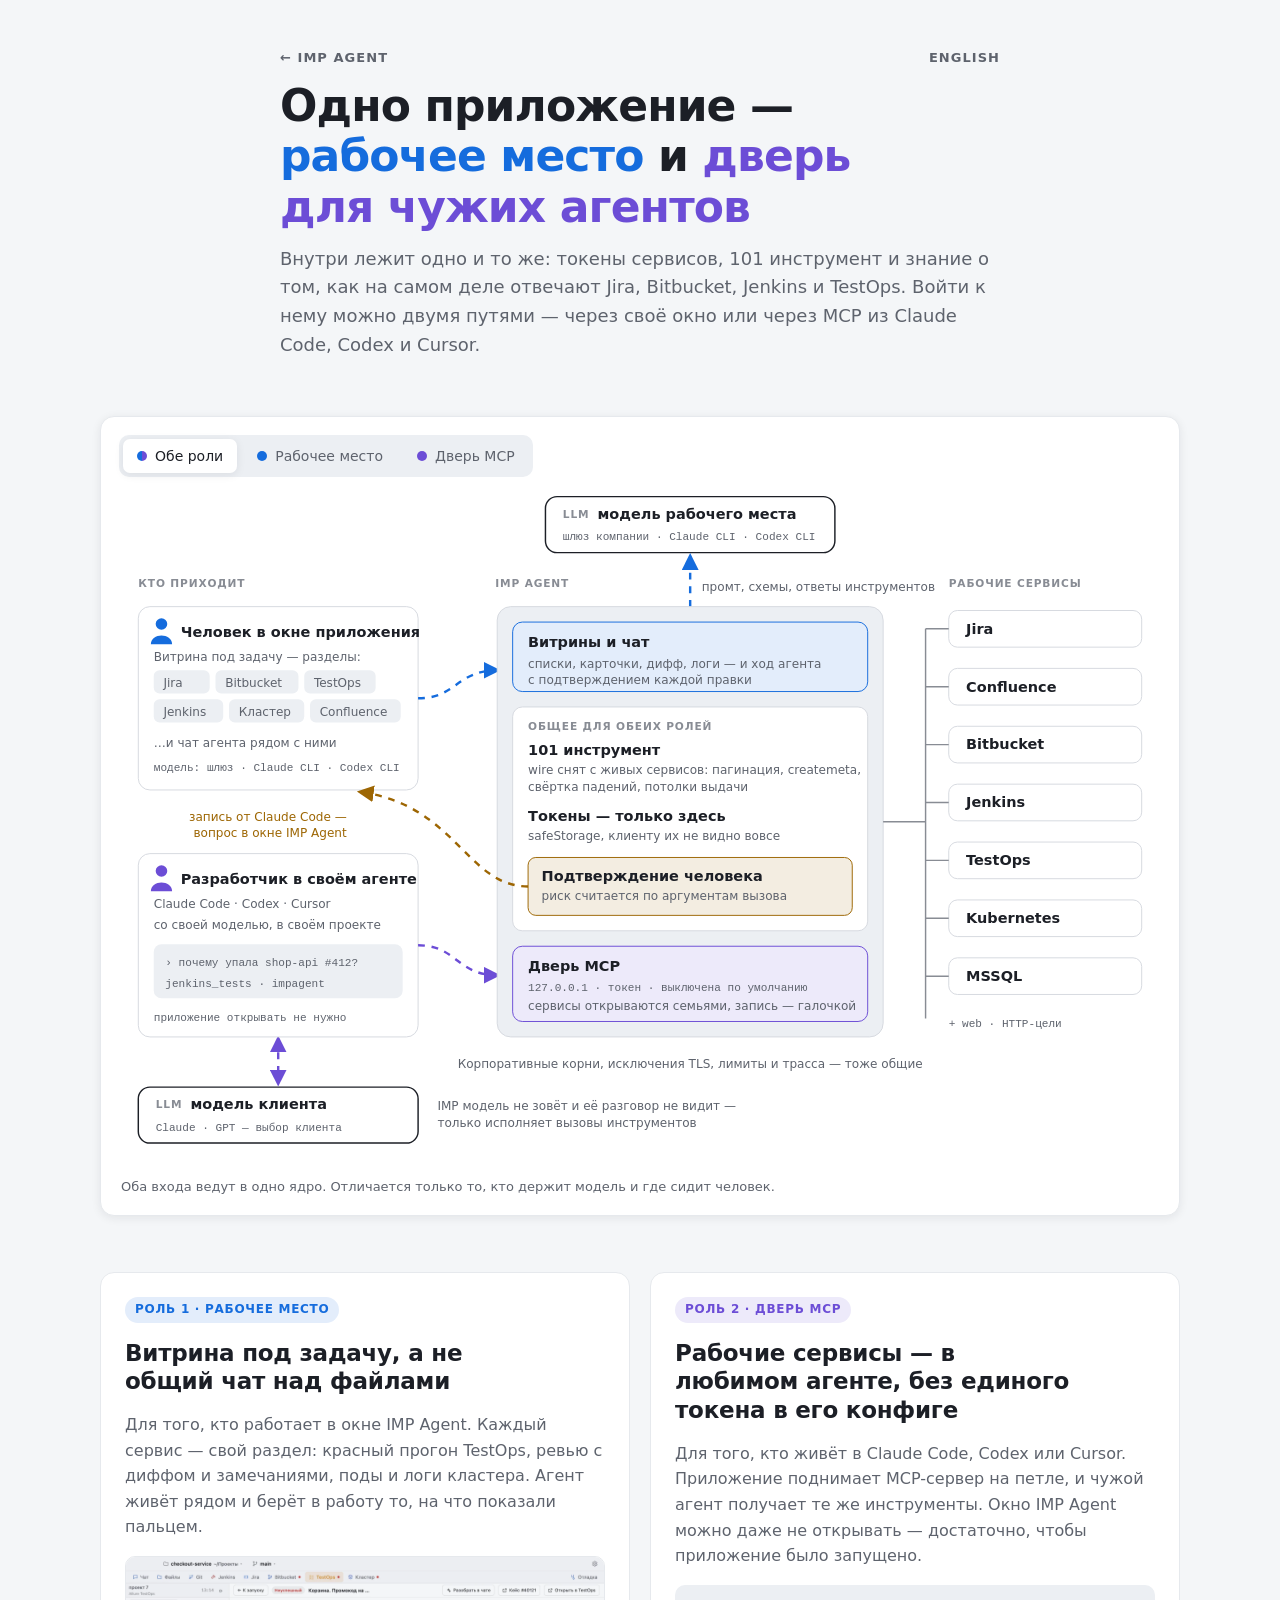
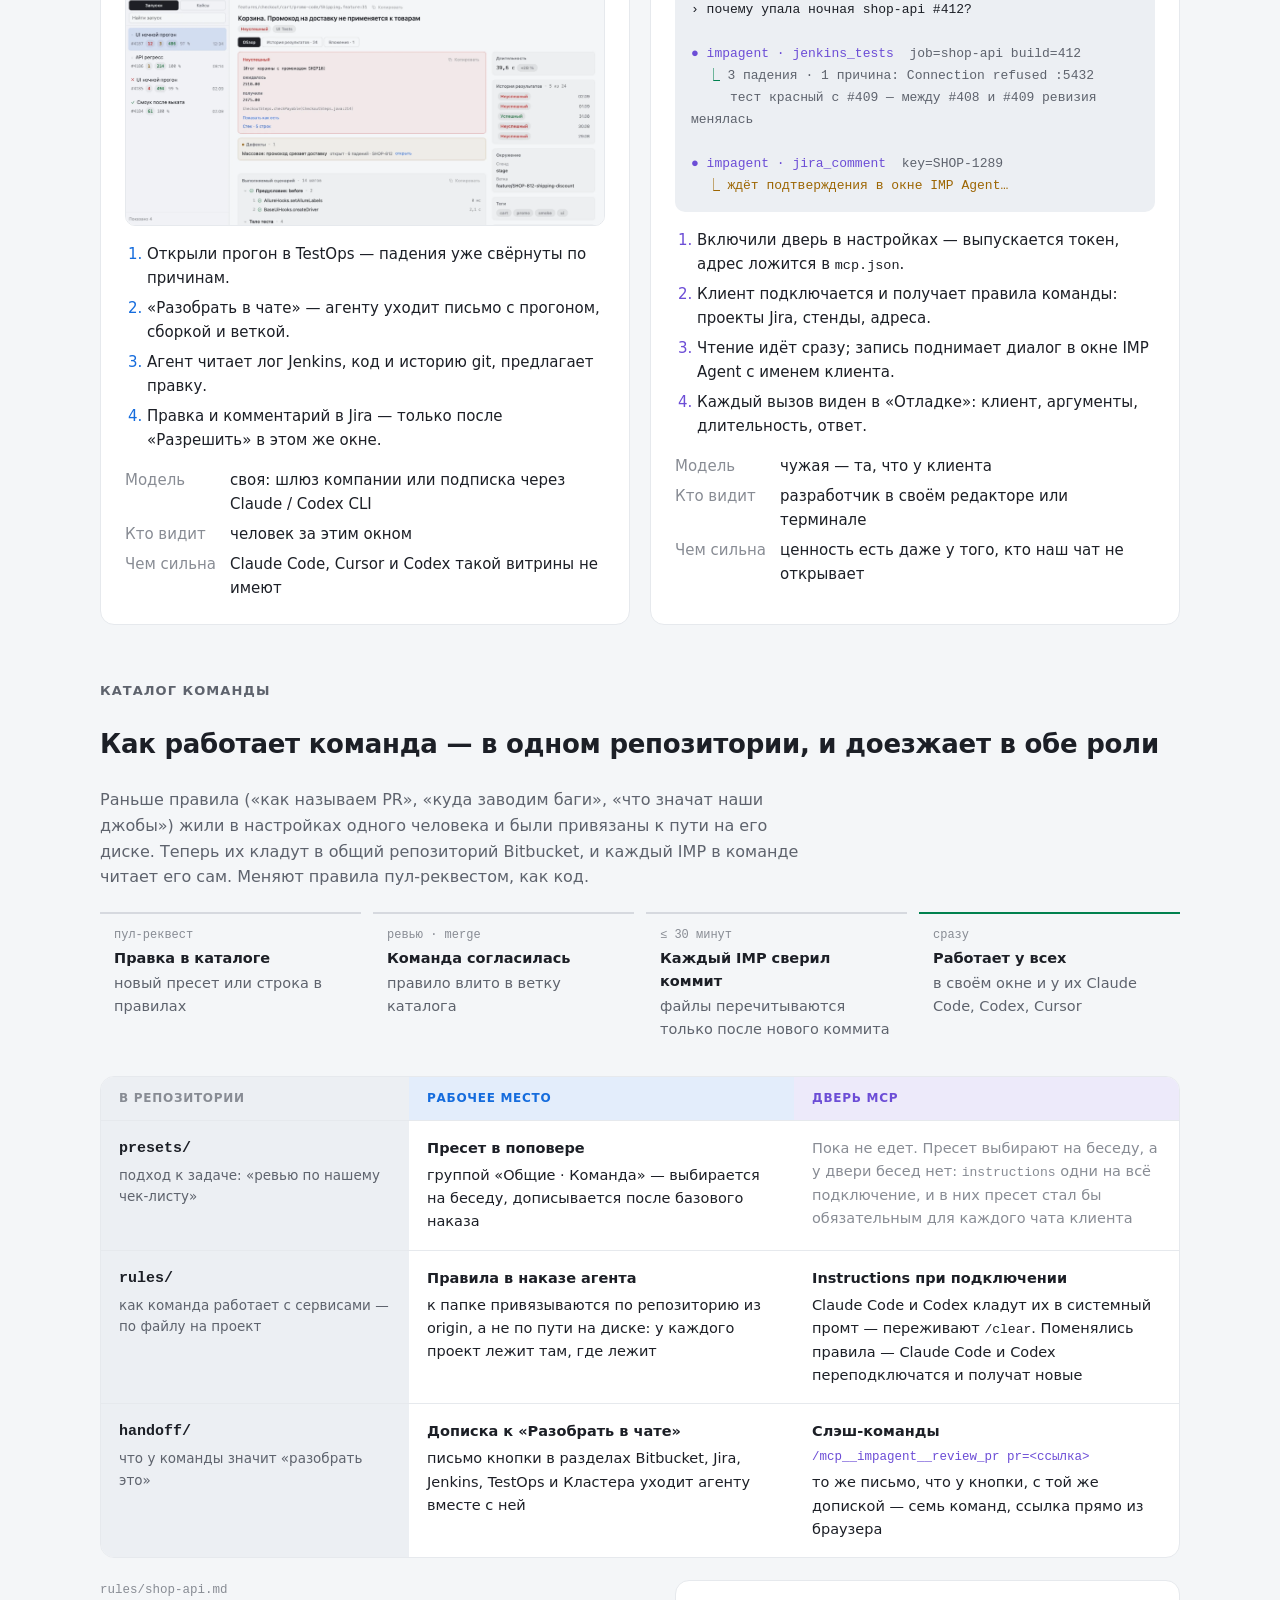
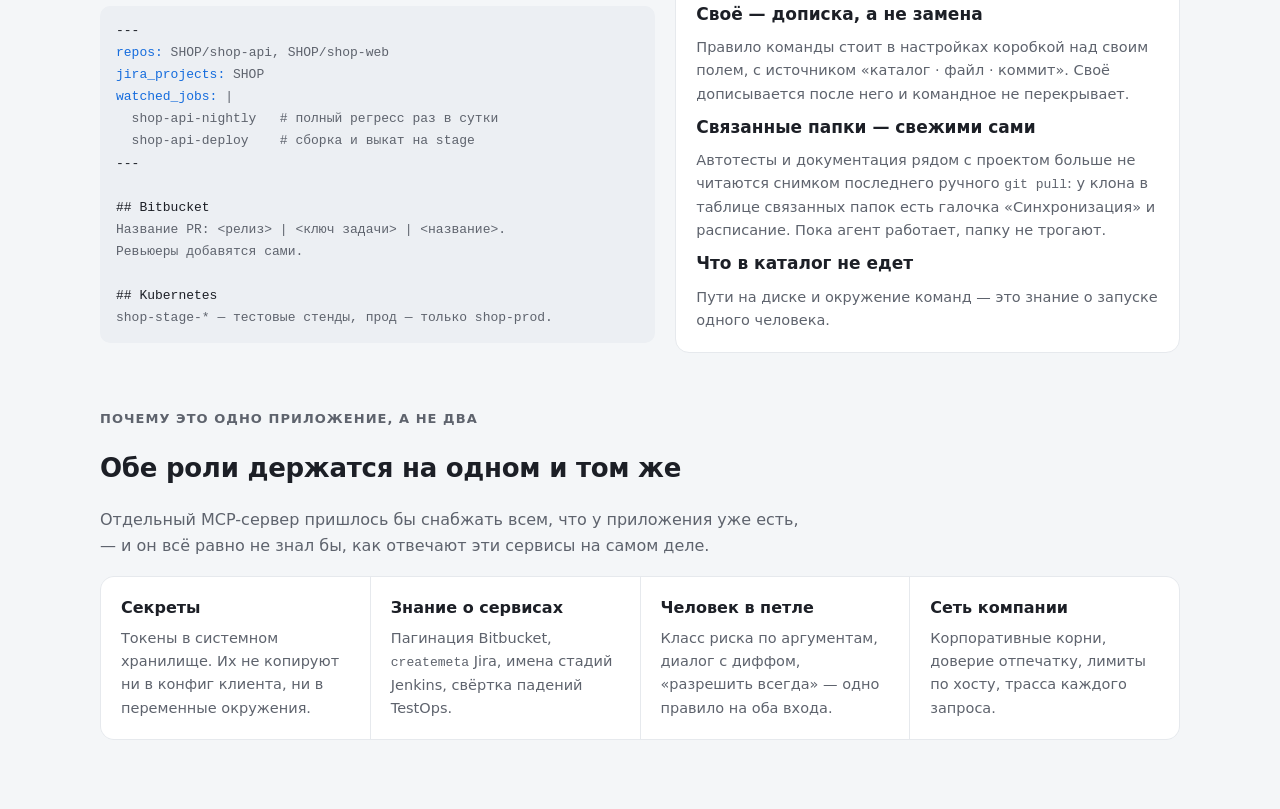
<file: roles.html>
<!doctype html>
<html lang="ru">
  <head>
    <meta charset="utf-8" />
    <meta name="viewport" content="width=device-width, initial-scale=1" />
    <link rel="icon" href="icon.png" />
    <link
      rel="alternate"
      hreflang="ru"
      href="https://ilyabazhenov.github.io/imp-agent-crossplatform-releases/roles.html"
    />
    <link
      rel="alternate"
      hreflang="en"
      href="https://ilyabazhenov.github.io/imp-agent-crossplatform-releases/en/roles.html"
    />
    <title>Две роли IMP Agent</title>
    <link rel="stylesheet" href="roles.css" />
  </head>
  <body>
    <main>
      <div class="wrap intro">
        <p class="kicker crumbs">
          <a class="back" href="index.html">← IMP Agent</a>
          <a class="back" href="en/roles.html" lang="en" hreflang="en">English</a>
        </p>
        <h1>
          Одно приложение — <span class="a">рабочее место</span> и
          <span class="b">дверь для чужих агентов</span>
        </h1>
        <p class="lead">
          Внутри лежит одно и то же: токены сервисов, 101 инструмент и знание о том, как на самом
          деле отвечают Jira, Bitbucket, Jenkins и TestOps. Войти к нему можно двумя путями — через
          своё окно или через MCP из Claude Code, Codex и Cursor.
        </p>
      </div>

      <div class="wrap">
        <div class="stage">
          <div class="switch" role="group" aria-label="Какую роль показать">
            <button
              type="button"
              id="show-ab"
              data-show="ab"
              data-legend="Оба входа ведут в одно ядро. Отличается только то, кто держит модель и где сидит человек."
              aria-pressed="true"
            >
              <span class="sw ab"></span>Обе роли
            </button>
            <button
              type="button"
              id="show-a"
              data-show="a"
              data-legend="Рабочее место: человек смотрит на разделы и говорит с агентом в том же окне. Модель — своя."
              aria-pressed="false"
            >
              <span class="sw a"></span>Рабочее место
            </button>
            <button
              type="button"
              id="show-b"
              data-show="b"
              data-legend="Дверь MCP: Claude Code, Codex или Cursor зовут наши инструменты. Модель — их, токены и подтверждение — наши."
              aria-pressed="false"
            >
              <span class="sw b"></span>Дверь MCP
            </button>
          </div>

          <div class="scroll">
            <svg
              class="map"
              id="map"
              data-show="ab"
              viewBox="0 0 1080 700"
              role="img"
              aria-label="Схема: человек в окне IMP Agent и внешние агенты через MCP приходят в одно ядро, которое ходит в рабочие сервисы. Модель для окна зовёт IMP, внешний агент зовёт свою модель сам"
            >
              <defs>
                <marker
                  id="arr-a"
                  viewBox="0 0 10 10"
                  refX="8"
                  refY="5"
                  markerWidth="7"
                  markerHeight="7"
                  orient="auto-start-reverse"
                >
                  <path d="M0 0 L10 5 L0 10 z" class="dot-a" />
                </marker>
                <marker
                  id="arr-b"
                  viewBox="0 0 10 10"
                  refX="8"
                  refY="5"
                  markerWidth="7"
                  markerHeight="7"
                  orient="auto-start-reverse"
                >
                  <path d="M0 0 L10 5 L0 10 z" class="dot-b" />
                </marker>
                <marker
                  id="arr-w"
                  viewBox="0 0 10 10"
                  refX="8"
                  refY="5"
                  markerWidth="7"
                  markerHeight="7"
                  orient="auto-start-reverse"
                >
                  <path d="M0 0 L10 5 L0 10 z" class="ink-w" />
                </marker>
              </defs>

              <!-- Модели: у окна её зовёт IMP, у внешнего агента — он сам -->
              <g class="role-a">
                <rect class="llm" x="442" y="10" width="300" height="58" rx="12" />
                <text class="t-cap" x="460" y="32">LLM</text>
                <text class="t-h" x="496" y="33">модель рабочего места</text>
                <text class="t-m" x="460" y="55">шлюз компании · Claude CLI · Codex CLI</text>
                <path
                  class="flow edge-a"
                  d="M592 138 L 592 72"
                  marker-start="url(#arr-a)"
                  marker-end="url(#arr-a)"
                />
                <text class="t-s" x="604" y="108">промт, схемы, ответы инструментов</text>
              </g>
              <g class="role-b">
                <rect class="llm" x="20" y="622" width="290" height="58" rx="12" />
                <text class="t-cap" x="38" y="644">LLM</text>
                <text class="t-h" x="74" y="645">модель клиента</text>
                <text class="t-m" x="38" y="667">Claude · GPT — выбор клиента</text>
                <path
                  class="flow edge-b"
                  d="M165 572 L 165 618"
                  marker-start="url(#arr-b)"
                  marker-end="url(#arr-b)"
                />
                <text class="t-s" x="330" y="646">
                  IMP модель не зовёт и её разговор не видит —
                </text>
                <text class="t-s" x="330" y="663">только исполняет вызовы инструментов</text>
              </g>

              <g transform="translate(0 80)">
                <!-- колонки -->
                <text class="t-cap" x="20" y="24">КТО ПРИХОДИТ</text>
                <text class="t-cap" x="390" y="24">IMP AGENT</text>
                <text class="t-cap" x="860" y="24">РАБОЧИЕ СЕРВИСЫ</text>

                <!-- Роль A: человек -->
                <g class="role-a">
                  <rect class="box" x="20" y="44" width="290" height="190" rx="12" />
                  <g class="dot-a" aria-hidden="true">
                    <circle cx="44" cy="62" r="6" />
                    <path d="M33 83 C33 71, 55 71, 55 83 Z" />
                  </g>
                  <text class="t-h" x="64" y="75">Человек в окне приложения</text>
                  <text class="t-s" x="36" y="100">Витрина под задачу — разделы:</text>
                  <g>
                    <rect class="sunk" x="36" y="110" width="58" height="24" rx="6" />
                    <text class="t-s" x="46" y="127">Jira</text>
                    <rect class="sunk" x="100" y="110" width="86" height="24" rx="6" />
                    <text class="t-s" x="110" y="127">Bitbucket</text>
                    <rect class="sunk" x="192" y="110" width="74" height="24" rx="6" />
                    <text class="t-s" x="202" y="127">TestOps</text>
                    <rect class="sunk" x="36" y="140" width="72" height="24" rx="6" />
                    <text class="t-s" x="46" y="157">Jenkins</text>
                    <rect class="sunk" x="114" y="140" width="78" height="24" rx="6" />
                    <text class="t-s" x="124" y="157">Кластер</text>
                    <rect class="sunk" x="198" y="140" width="94" height="24" rx="6" />
                    <text class="t-s" x="208" y="157">Confluence</text>
                  </g>
                  <text class="t-s" x="36" y="190">…и чат агента рядом с ними</text>
                  <text class="t-m" x="36" y="214">модель: шлюз · Claude CLI · Codex CLI</text>

                  <path
                    class="flow edge-a"
                    d="M310 139 C 350 139, 350 110, 392 110"
                    marker-end="url(#arr-a)"
                  />
                </g>

                <!-- Роль B: внешние агенты -->
                <g class="role-b">
                  <rect class="box" x="20" y="300" width="290" height="190" rx="12" />
                  <g class="dot-b" aria-hidden="true">
                    <circle cx="44" cy="318" r="6" />
                    <path d="M33 339 C33 327, 55 327, 55 339 Z" />
                  </g>
                  <text class="t-h" x="64" y="331">Разработчик в своём агенте</text>
                  <text class="t-s" x="36" y="356">Claude Code · Codex · Cursor</text>
                  <text class="t-s" x="36" y="378">со своей моделью, в своём проекте</text>
                  <rect class="sunk" x="36" y="394" width="258" height="56" rx="8" />
                  <text class="t-m" x="48" y="416">› почему упала shop-api #412?</text>
                  <text class="t-m" x="48" y="438">jenkins_tests · impagent</text>
                  <text class="t-m" x="36" y="474">приложение открывать не нужно</text>

                  <path
                    class="flow edge-b"
                    d="M310 395 C 350 395, 350 426, 392 426"
                    marker-end="url(#arr-b)"
                  />
                </g>

                <!-- Ядро -->
                <rect class="core" x="392" y="44" width="400" height="446" rx="14" />

                <g class="role-a">
                  <rect class="port-a" x="408" y="60" width="368" height="72" rx="10" />
                  <text class="t-h" x="424" y="86">Витрины и чат</text>
                  <text class="t-s" x="424" y="108">
                    списки, карточки, дифф, логи — и ход агента
                  </text>
                  <text class="t-s" x="424" y="124">с подтверждением каждой правки</text>
                </g>

                <g class="role-b">
                  <rect class="port-b" x="408" y="396" width="368" height="78" rx="10" />
                  <text class="t-h" x="424" y="422">Дверь MCP</text>
                  <text class="t-m" x="424" y="442">
                    127.0.0.1 · токен · выключена по умолчанию
                  </text>
                  <text class="t-s" x="424" y="462">
                    сервисы открываются семьями, запись — галочкой
                  </text>
                </g>

                <!-- общее -->
                <rect class="box" x="408" y="148" width="368" height="232" rx="10" />
                <text class="t-cap" x="424" y="172">ОБЩЕЕ ДЛЯ ОБЕИХ РОЛЕЙ</text>
                <text class="t-h" x="424" y="198">101 инструмент</text>
                <text class="t-s" x="424" y="218">
                  wire снят с живых сервисов: пагинация, createmeta,
                </text>
                <text class="t-s" x="424" y="235">свёртка падений, потолки выдачи</text>
                <text class="t-h" x="424" y="266">Токены — только здесь</text>
                <text class="t-s" x="424" y="286">safeStorage, клиенту их не видно вовсе</text>
                <rect class="ask" x="424" y="304" width="336" height="60" rx="8" />
                <text class="t-h" x="438" y="328">Подтверждение человека</text>
                <text class="t-s" x="438" y="348">риск считается по аргументам вызова</text>

                <!-- вопрос уходит в окно человека даже для внешнего агента -->
                <g class="role-b">
                  <path
                    class="flow edge-w"
                    d="M424 334 C 360 334, 350 250, 250 236"
                    marker-end="url(#arr-w)"
                  />
                  <text class="t-s ink-w" x="236" y="266" text-anchor="end">
                    запись от Claude Code —
                  </text>
                  <text class="t-s ink-w" x="236" y="283" text-anchor="end">
                    вопрос в окне IMP Agent
                  </text>
                </g>

                <!-- выход к сервисам -->
                <path class="fan edge-n" d="M792 267 L 836 267" />
                <g>
                  <path class="fan edge-n" d="M836 67 L 836 471" />
                  <rect class="svc" x="860" y="48" width="200" height="38" rx="9" />
                  <text class="t-h" x="878" y="72">Jira</text>
                  <rect class="svc" x="860" y="108" width="200" height="38" rx="9" />
                  <text class="t-h" x="878" y="132">Confluence</text>
                  <rect class="svc" x="860" y="168" width="200" height="38" rx="9" />
                  <text class="t-h" x="878" y="192">Bitbucket</text>
                  <rect class="svc" x="860" y="228" width="200" height="38" rx="9" />
                  <text class="t-h" x="878" y="252">Jenkins</text>
                  <rect class="svc" x="860" y="288" width="200" height="38" rx="9" />
                  <text class="t-h" x="878" y="312">TestOps</text>
                  <rect class="svc" x="860" y="348" width="200" height="38" rx="9" />
                  <text class="t-h" x="878" y="372">Kubernetes</text>
                  <rect class="svc" x="860" y="408" width="200" height="38" rx="9" />
                  <text class="t-h" x="878" y="432">MSSQL</text>
                  <path
                    class="fan edge-n"
                    d="M836 67 H860 M836 127 H860 M836 187 H860 M836 247 H860 M836 307 H860 M836 367 H860 M836 427 H860"
                  />
                  <text class="t-m" x="860" y="480">+ web · HTTP-цели</text>
                </g>

                <text class="t-s" x="592" y="522" text-anchor="middle">
                  Корпоративные корни, исключения TLS, лимиты и трасса — тоже общие
                </text>
              </g>
            </svg>
          </div>
          <svg
            class="map map-narrow"
            id="map-narrow"
            data-show="ab"
            viewBox="0 0 300 1412"
            role="img"
            aria-label="Схема: человек в окне IMP Agent и внешние агенты через MCP приходят в одно ядро, которое ходит в рабочие сервисы. Модель для окна зовёт IMP, внешний агент зовёт свою модель сам"
          >
            <defs>
              <marker
                id="n-arr-a"
                viewBox="0 0 10 10"
                refX="8"
                refY="5"
                markerWidth="7"
                markerHeight="7"
                orient="auto-start-reverse"
              >
                <path d="M0 0 L10 5 L0 10 z" class="dot-a" />
              </marker>
              <marker
                id="n-arr-b"
                viewBox="0 0 10 10"
                refX="8"
                refY="5"
                markerWidth="7"
                markerHeight="7"
                orient="auto-start-reverse"
              >
                <path d="M0 0 L10 5 L0 10 z" class="dot-b" />
              </marker>
            </defs>

            <text class="t-cap" x="1" y="12">КТО ПРИХОДИТ</text>

            <!-- Роль A: человек, и над ядром — модель, которую зовёт IMP -->
            <g class="role-a">
              <rect class="box" x="1" y="22" width="298" height="154" rx="12" />
              <g class="dot-a" aria-hidden="true">
                <circle cx="24" cy="40" r="6" />
                <path d="M13 61 C13 49, 35 49, 35 61 Z" />
              </g>
              <text class="t-h" x="44" y="53">Человек в окне приложения</text>
              <text class="t-s" x="16" y="78">Витрина под задачу — разделы:</text>
              <rect class="sunk" x="16" y="88" width="58" height="24" rx="6" />
              <text class="t-s" x="26" y="105">Jira</text>
              <rect class="sunk" x="80" y="88" width="86" height="24" rx="6" />
              <text class="t-s" x="90" y="105">Bitbucket</text>
              <rect class="sunk" x="172" y="88" width="74" height="24" rx="6" />
              <text class="t-s" x="182" y="105">TestOps</text>
              <rect class="sunk" x="16" y="118" width="72" height="24" rx="6" />
              <text class="t-s" x="26" y="135">Jenkins</text>
              <rect class="sunk" x="94" y="118" width="78" height="24" rx="6" />
              <text class="t-s" x="104" y="135">Кластер</text>
              <rect class="sunk" x="178" y="118" width="94" height="24" rx="6" />
              <text class="t-s" x="188" y="135">Confluence</text>
              <text class="t-s" x="16" y="164">…и чат агента рядом с ними</text>

              <rect class="llm" x="60" y="196" width="239" height="52" rx="12" />
              <text class="t-cap" x="74" y="217">LLM</text>
              <text class="t-h" x="106" y="218">Модель рабочего места</text>
              <text class="t-m" x="74" y="239">шлюз · Claude / Codex CLI</text>
            </g>

            <!-- Ядро -->
            <rect class="core" x="1" y="270" width="298" height="546" rx="14" />
            <text class="t-cap" x="286" y="290" text-anchor="end">IMP AGENT</text>
            <!-- стрелки роли A — поверх ядра: нарисованные раньше, они прячут под ним свои наконечники -->
            <g class="role-a">
              <path class="flow edge-a" d="M36 176 L 36 292" marker-end="url(#n-arr-a)" />
              <path
                class="flow edge-a"
                d="M180 252 L 180 292"
                marker-start="url(#n-arr-a)"
                marker-end="url(#n-arr-a)"
              />
            </g>

            <g class="role-a">
              <rect class="port-a" x="12" y="298" width="276" height="74" rx="10" />
              <text class="t-h" x="26" y="322">Витрины и чат</text>
              <text class="t-s" x="26" y="343">списки, карточки, дифф, логи —</text>
              <text class="t-s" x="26" y="361">и ход агента с подтверждением правок</text>
            </g>

            <rect class="box" x="12" y="382" width="276" height="318" rx="10" />
            <text class="t-cap" x="26" y="404">ОБЩЕЕ ДЛЯ ОБЕИХ РОЛЕЙ</text>
            <text class="t-h" x="26" y="430">101 инструмент</text>
            <text class="t-s" x="26" y="450">wire снят с живых сервисов:</text>
            <text class="t-s" x="26" y="467">пагинация, createmeta, свёртка</text>
            <text class="t-s" x="26" y="484">падений, потолки выдачи</text>
            <text class="t-h" x="26" y="512">Токены — только здесь</text>
            <text class="t-s" x="26" y="532">safeStorage, клиенту их не видно</text>
            <rect class="ask" x="26" y="548" width="248" height="96" rx="8" />
            <text class="t-h" x="40" y="572">Подтверждение человека</text>
            <text class="t-s" x="40" y="592">риск — по аргументам вызова</text>
            <!-- запись от внешнего агента спрашивает человека в окне IMP Agent -->
            <g class="role-b">
              <text class="t-s ink-w" x="40" y="614">запись от Claude Code —</text>
              <text class="t-s ink-w" x="40" y="631">вопрос в окне IMP Agent</text>
            </g>
            <text class="t-s" x="26" y="668">Корпоративные корни, исключения TLS,</text>
            <text class="t-s" x="26" y="685">лимиты и трасса — тоже общие</text>

            <g class="role-b">
              <rect class="port-b" x="12" y="710" width="276" height="94" rx="10" />
              <text class="t-h" x="26" y="734">Дверь MCP</text>
              <text class="t-m" x="26" y="754">127.0.0.1 · токен</text>
              <text class="t-s" x="26" y="773">выключена по умолчанию,</text>
              <text class="t-s" x="26" y="791">сервисы — семьями, запись — галочкой</text>
            </g>

            <!-- выход к сервисам: шина под ядром, сервисы в две колонки -->
            <path
              class="fan edge-n"
              d="M150 816 L 150 860 M63 860 L 195 860 M63 860 L 63 874 M195 860 L 195 874"
            />
            <text class="t-cap" x="1" y="848">РАБОЧИЕ СЕРВИСЫ</text>
            <rect class="svc" x="1" y="874" width="124" height="34" rx="9" />
            <text class="t-svc" x="63" y="896" text-anchor="middle">Jira</text>
            <rect class="svc" x="133" y="874" width="124" height="34" rx="9" />
            <text class="t-svc" x="195" y="896" text-anchor="middle">Confluence</text>
            <rect class="svc" x="1" y="916" width="124" height="34" rx="9" />
            <text class="t-svc" x="63" y="938" text-anchor="middle">Bitbucket</text>
            <rect class="svc" x="133" y="916" width="124" height="34" rx="9" />
            <text class="t-svc" x="195" y="938" text-anchor="middle">Jenkins</text>
            <rect class="svc" x="1" y="958" width="124" height="34" rx="9" />
            <text class="t-svc" x="63" y="980" text-anchor="middle">TestOps</text>
            <rect class="svc" x="133" y="958" width="124" height="34" rx="9" />
            <text class="t-svc" x="195" y="980" text-anchor="middle">Kubernetes</text>
            <rect class="svc" x="1" y="1000" width="124" height="34" rx="9" />
            <text class="t-svc" x="63" y="1022" text-anchor="middle">MSSQL</text>
            <text class="t-m" x="133" y="1022">+ web · HTTP-цели</text>

            <!-- Роль B: внешний агент снизу, со своей моделью; в ядро — по правой дорожке -->
            <g class="role-b">
              <path class="flow edge-b" d="M282 1072 L 282 822" marker-end="url(#n-arr-b)" />
            </g>
            <g class="role-b" transform="translate(0 42)">
              <rect class="box" x="1" y="1030" width="298" height="178" rx="12" />
              <g class="dot-b" aria-hidden="true">
                <circle cx="24" cy="1048" r="6" />
                <path d="M13 1069 C13 1057, 35 1057, 35 1069 Z" />
              </g>
              <text class="t-h" x="44" y="1061">Разработчик в своём агенте</text>
              <text class="t-s" x="16" y="1086">Claude Code · Codex · Cursor</text>
              <text class="t-s" x="16" y="1104">со своей моделью, в своём проекте</text>
              <rect class="sunk" x="16" y="1116" width="268" height="56" rx="8" />
              <text class="t-m" x="28" y="1138">› почему упала shop-api #412?</text>
              <text class="t-m" x="28" y="1160">jenkins_tests · impagent</text>
              <text class="t-m" x="16" y="1194">приложение открывать не нужно</text>

              <path
                class="flow edge-b"
                d="M150 1212 L 150 1258"
                marker-start="url(#n-arr-b)"
                marker-end="url(#n-arr-b)"
              />
              <rect class="llm" x="1" y="1262" width="298" height="56" rx="12" />
              <text class="t-cap" x="16" y="1284">LLM</text>
              <text class="t-h" x="50" y="1285">модель клиента</text>
              <text class="t-m" x="16" y="1306">Claude · GPT — выбор клиента</text>
              <text class="t-s" x="1" y="1340">IMP модель не зовёт и её разговор</text>
              <text class="t-s" x="1" y="1357">не видит — только исполняет вызовы.</text>
            </g>
          </svg>
          <p class="legend" id="legend">
            Оба входа ведут в одно ядро. Отличается только то, кто держит модель и где сидит
            человек.
          </p>
        </div>
      </div>

      <div class="wrap roles">
        <article class="role a" id="role-a">
          <span class="tag">Роль 1 · рабочее место</span>
          <h2>Витрина под задачу, а не общий чат над файлами</h2>
          <p>
            Для того, кто работает в окне IMP Agent. Каждый сервис — свой раздел: красный прогон
            TestOps, ревью с диффом и замечаниями, поды и логи кластера. Агент живёт рядом и берёт в
            работу то, на что показали пальцем.
          </p>
          <div class="shot">
            <img
              class="light"
              src="shots/testops-light.webp"
              alt="Раздел TestOps в окне IMP Agent: упавшие тесты прогона"
            />
            <img class="dark" src="shots/testops-dark.webp" alt="" />
          </div>
          <ol class="steps">
            <li>Открыли прогон в TestOps — падения уже свёрнуты по причинам.</li>
            <li>«Разобрать в чате» — агенту уходит письмо с прогоном, сборкой и веткой.</li>
            <li>Агент читает лог Jenkins, код и историю git, предлагает правку.</li>
            <li>Правка и комментарий в Jira — только после «Разрешить» в этом же окне.</li>
          </ol>
          <dl class="facts">
            <dt>Модель</dt>
            <dd>своя: шлюз компании или подписка через Claude / Codex CLI</dd>
            <dt>Кто видит</dt>
            <dd>человек за этим окном</dd>
            <dt>Чем сильна</dt>
            <dd>Claude Code, Cursor и Codex такой витрины не имеют</dd>
          </dl>
        </article>

        <article class="role b" id="role-b">
          <span class="tag">Роль 2 · дверь MCP</span>
          <h2>Рабочие сервисы — в любимом агенте, без единого токена в его конфиге</h2>
          <p>
            Для того, кто живёт в Claude Code, Codex или Cursor. Приложение поднимает MCP-сервер на
            петле, и чужой агент получает те же инструменты. Окно IMP Agent можно даже не открывать
            — достаточно, чтобы приложение было запущено.
          </p>
          <pre class="term"><span class="u">› почему упала ночная shop-api #412?</span>

<span class="c">● impagent · jenkins_tests</span>  job=shop-api build=412
  <span class="r">⎿</span> 3 падения · 1 причина: Connection refused :5432
     тест красный с #409 — между #408 и #409 ревизия менялась

<span class="c">● impagent · jira_comment</span>  key=SHOP-1289
  <span class="w">⎿ ждёт подтверждения в окне IMP Agent…</span></pre>
          <ol class="steps">
            <li>
              Включили дверь в настройках — выпускается токен, адрес ложится в
              <code>mcp.json</code>.
            </li>
            <li>Клиент подключается и получает правила команды: проекты Jira, стенды, адреса.</li>
            <li>Чтение идёт сразу; запись поднимает диалог в окне IMP Agent с именем клиента.</li>
            <li>Каждый вызов виден в «Отладке»: клиент, аргументы, длительность, ответ.</li>
          </ol>
          <dl class="facts">
            <dt>Модель</dt>
            <dd>чужая — та, что у клиента</dd>
            <dt>Кто видит</dt>
            <dd>разработчик в своём редакторе или терминале</dd>
            <dt>Чем сильна</dt>
            <dd>ценность есть даже у того, кто наш чат не открывает</dd>
          </dl>
        </article>
      </div>

      <section class="wrap catalog" id="catalog" data-show="ab">
        <p class="kicker">Каталог команды</p>
        <h2>Как работает команда — в одном репозитории, и доезжает в обе роли</h2>
        <p class="intro-text">
          Раньше правила («как называем PR», «куда заводим баги», «что значат наши джобы») жили в
          настройках одного человека и были привязаны к пути на его диске. Теперь их кладут в общий
          репозиторий Bitbucket, и каждый IMP в команде читает его сам. Меняют правила
          пул-реквестом, как код.
        </p>

        <ol class="timeline" aria-label="Как правка доезжает до команды">
          <li>
            <span class="when">пул-реквест</span><b>Правка в каталоге</b>новый пресет или строка в
            правилах
          </li>
          <li>
            <span class="when">ревью · merge</span><b>Команда согласилась</b>правило влито в ветку
            каталога
          </li>
          <li>
            <span class="when">≤ 30 минут</span><b>Каждый IMP сверил коммит</b>файлы перечитываются
            только после нового коммита
          </li>
          <li>
            <span class="when">сразу</span><b>Работает у всех</b>в своём окне и у их Claude Code,
            Codex, Cursor
          </li>
        </ol>

        <div class="matrix" role="table" aria-label="Что лежит в каталоге и куда доезжает">
          <div class="mh f" role="columnheader">В репозитории</div>
          <div class="mh a col-a" role="columnheader">Рабочее место</div>
          <div class="mh b col-b" role="columnheader">Дверь MCP</div>

          <div class="folder" role="rowheader">
            <code>presets/</code><span>подход к задаче: «ревью по нашему чек-листу»</span>
          </div>
          <div class="cell-a col-a" role="cell">
            <b>Пресет в поповере</b>группой «Общие · Команда» — выбирается на беседу, дописывается
            после базового наказа
          </div>
          <div class="cell-b col-b" role="cell">
            <span class="none"
              >Пока не едет. Пресет выбирают на беседу, а у двери бесед нет:
              <code>instructions</code> одни на всё подключение, и в них пресет стал бы обязательным
              для каждого чата клиента</span
            >
          </div>

          <div class="folder" role="rowheader">
            <code>rules/</code><span>как команда работает с сервисами — по файлу на проект</span>
          </div>
          <div class="cell-a col-a" role="cell">
            <b>Правила в наказе агента</b>к папке привязываются по репозиторию из origin, а не по
            пути на диске: у каждого проект лежит там, где лежит
          </div>
          <div class="cell-b col-b" role="cell">
            <b>Instructions при подключении</b>Claude Code и Codex кладут их в системный промт —
            переживают <code>/clear</code>. Поменялись правила — Claude Code и Codex переподключатся
            и получат новые
          </div>

          <div class="folder" role="rowheader">
            <code>handoff/</code><span>что у команды значит «разобрать это»</span>
          </div>
          <div class="cell-a col-a" role="cell">
            <b>Дописка к «Разобрать в чате»</b>письмо кнопки в разделах Bitbucket, Jira, Jenkins,
            TestOps и Кластера уходит агенту вместе с ней
          </div>
          <div class="cell-b col-b" role="cell">
            <b>Слэш-команды</b
            ><span class="cmd">/mcp__impagent__review_pr pr=&lt;ссылка&gt;</span>то же письмо, что у
            кнопки, с той же допиской — семь команд, ссылка прямо из браузера
          </div>
        </div>

        <div class="files">
          <div class="file">
            <span class="name">rules/shop-api.md</span>
            <pre class="term"><span class="u">---</span>
<span class="k">repos:</span> SHOP/shop-api, SHOP/shop-web
<span class="k">jira_projects:</span> SHOP
<span class="k">watched_jobs:</span> |
  shop-api-nightly   # полный регресс раз в сутки
  shop-api-deploy    # сборка и выкат на stage
<span class="u">---</span>

<span class="u">## Bitbucket</span>
Название PR: &lt;релиз&gt; | &lt;ключ задачи&gt; | &lt;название&gt;.
Ревьюеры добавятся сами.

<span class="u">## Kubernetes</span>
shop-stage-* — тестовые стенды, прод — только shop-prod.</pre>
          </div>
          <div class="aside">
            <h3>Своё — дописка, а не замена</h3>
            <p>
              Правило команды стоит в настройках коробкой над своим полем, с источником «каталог ·
              файл · коммит». Своё дописывается после него и командное не перекрывает.
            </p>
            <h3>Связанные папки — свежими сами</h3>
            <p>
              Автотесты и документация рядом с проектом больше не читаются снимком последнего
              ручного <code>git pull</code>: у клона в таблице связанных папок есть галочка
              «Синхронизация» и расписание. Пока агент работает, папку не трогают.
            </p>
            <h3>Что в каталог не едет</h3>
            <p>Пути на диске и окружение команд — это знание о запуске одного человека.</p>
          </div>
        </div>
      </section>

      <div class="wrap shared">
        <p class="kicker">Почему это одно приложение, а не два</p>
        <h2>Обе роли держатся на одном и том же</h2>
        <p>
          Отдельный MCP-сервер пришлось бы снабжать всем, что у приложения уже есть, — и он всё
          равно не знал бы, как отвечают эти сервисы на самом деле.
        </p>
        <div class="grid4">
          <div class="cell">
            <h3>Секреты</h3>
            <p>
              Токены в системном хранилище. Их не копируют ни в конфиг клиента, ни в переменные
              окружения.
            </p>
          </div>
          <div class="cell">
            <h3>Знание о сервисах</h3>
            <p>
              Пагинация Bitbucket, <code>createmeta</code> Jira, имена стадий Jenkins, свёртка
              падений TestOps.
            </p>
          </div>
          <div class="cell">
            <h3>Человек в петле</h3>
            <p>
              Класс риска по аргументам, диалог с диффом, «разрешить всегда» — одно правило на оба
              входа.
            </p>
          </div>
          <div class="cell">
            <h3>Сеть компании</h3>
            <p>Корпоративные корни, доверие отпечатку, лимиты по хосту, трасса каждого запроса.</p>
          </div>
        </div>
      </div>
    </main>

    <script src="roles.js"></script>
  </body>
</html>
</file>
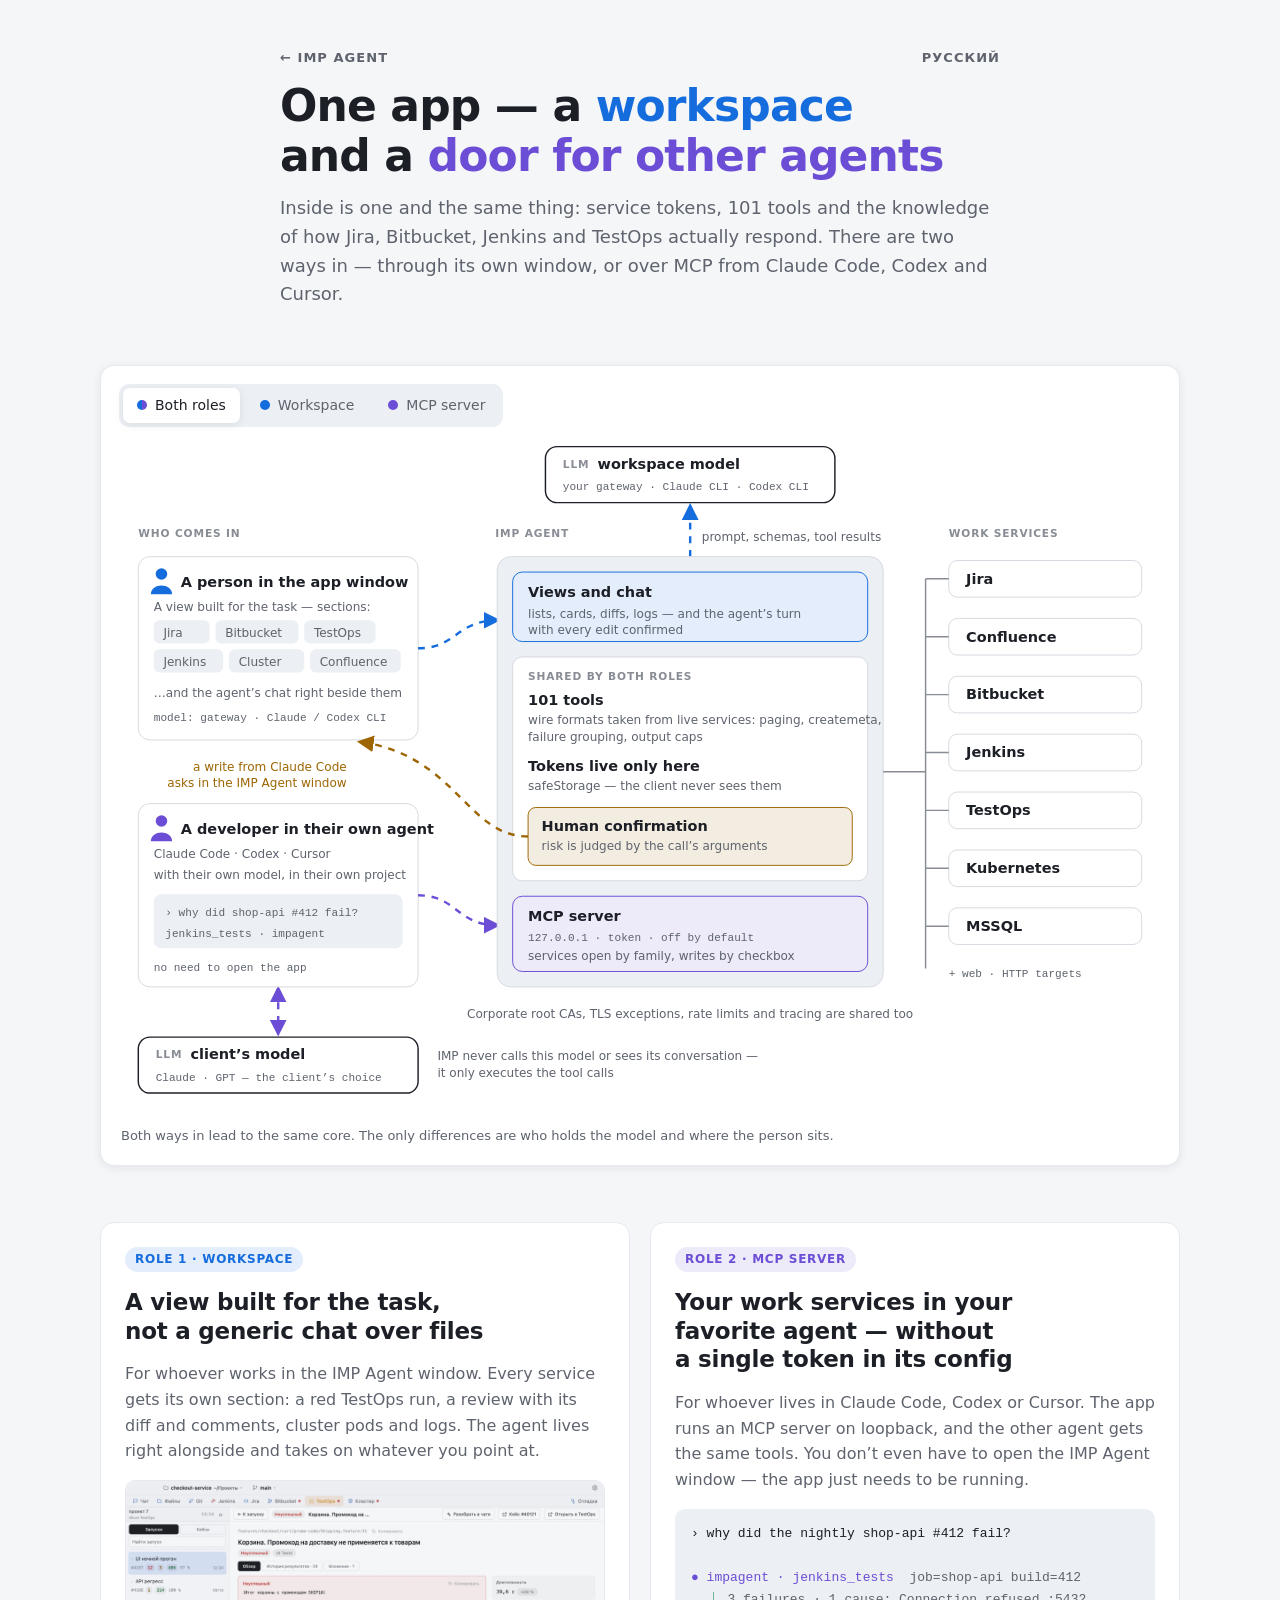
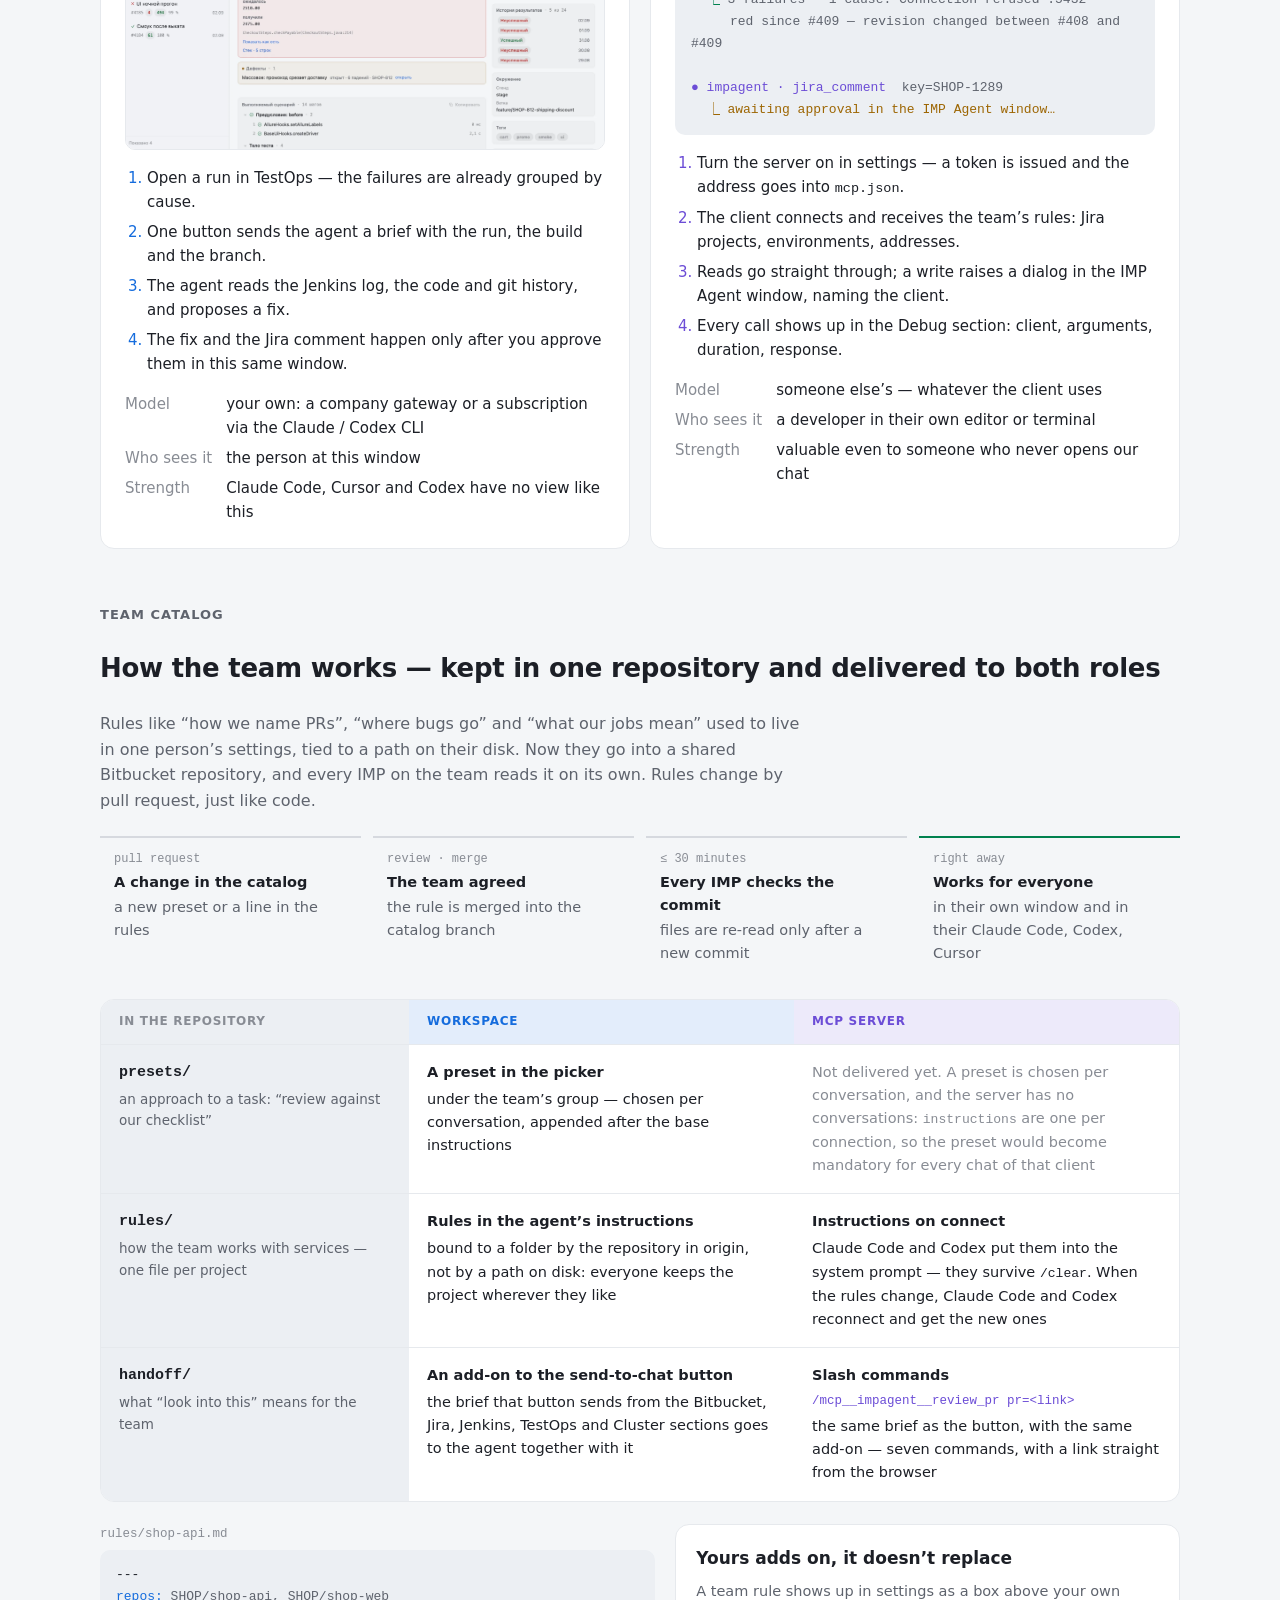
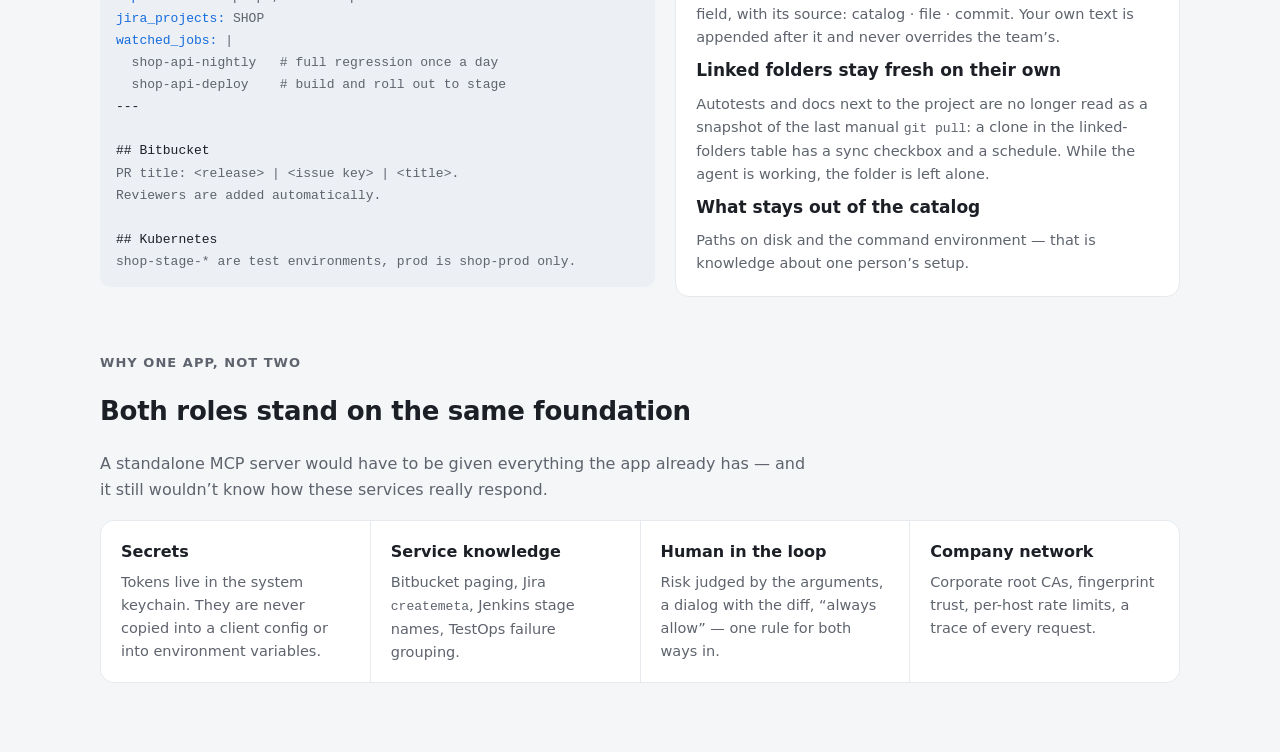
<file: en/roles.html>
<!doctype html>
<html lang="en">
  <head>
    <meta charset="utf-8" />
    <meta name="viewport" content="width=device-width, initial-scale=1" />
    <link rel="icon" href="../icon.png" />
    <link
      rel="alternate"
      hreflang="ru"
      href="https://ilyabazhenov.github.io/imp-agent-crossplatform-releases/roles.html"
    />
    <link
      rel="alternate"
      hreflang="en"
      href="https://ilyabazhenov.github.io/imp-agent-crossplatform-releases/en/roles.html"
    />
    <title>IMP Agent: two roles</title>
    <link rel="stylesheet" href="../roles.css" />
  </head>
  <body>
    <main>
      <div class="wrap intro">
        <p class="kicker crumbs">
          <a class="back" href="index.html">← IMP Agent</a>
          <a class="back" href="../roles.html" lang="ru" hreflang="ru">Русский</a>
        </p>
        <h1>
          One app — a <span class="a">workspace</span> and a
          <span class="b">door for other agents</span>
        </h1>
        <p class="lead">
          Inside is one and the same thing: service tokens, 101 tools and the knowledge of how Jira,
          Bitbucket, Jenkins and TestOps actually respond. There are two ways in — through its own
          window, or over MCP from Claude Code, Codex and Cursor.
        </p>
      </div>

      <div class="wrap">
        <div class="stage">
          <div class="switch" role="group" aria-label="Which role to show">
            <button
              type="button"
              id="show-ab"
              data-show="ab"
              data-legend="Both ways in lead to the same core. The only differences are who holds the model and where the person sits."
              aria-pressed="true"
            >
              <span class="sw ab"></span>Both roles
            </button>
            <button
              type="button"
              id="show-a"
              data-show="a"
              data-legend="Workspace: a person looks at the sections and talks to the agent in the same window. The model is their own."
              aria-pressed="false"
            >
              <span class="sw a"></span>Workspace
            </button>
            <button
              type="button"
              id="show-b"
              data-show="b"
              data-legend="MCP server: Claude Code, Codex or Cursor call our tools. The model is theirs; the tokens and the confirmation are ours."
              aria-pressed="false"
            >
              <span class="sw b"></span>MCP server
            </button>
          </div>

          <div class="scroll">
            <svg
              class="map"
              id="map"
              data-show="ab"
              viewBox="0 0 1080 700"
              role="img"
              aria-label="Diagram: a person in the IMP Agent window and external agents over MCP arrive at the same core, which talks to the work services. IMP calls the model for its own window; an external agent calls its own model itself"
            >
              <defs>
                <marker
                  id="arr-a"
                  viewBox="0 0 10 10"
                  refX="8"
                  refY="5"
                  markerWidth="7"
                  markerHeight="7"
                  orient="auto-start-reverse"
                >
                  <path d="M0 0 L10 5 L0 10 z" class="dot-a" />
                </marker>
                <marker
                  id="arr-b"
                  viewBox="0 0 10 10"
                  refX="8"
                  refY="5"
                  markerWidth="7"
                  markerHeight="7"
                  orient="auto-start-reverse"
                >
                  <path d="M0 0 L10 5 L0 10 z" class="dot-b" />
                </marker>
                <marker
                  id="arr-w"
                  viewBox="0 0 10 10"
                  refX="8"
                  refY="5"
                  markerWidth="7"
                  markerHeight="7"
                  orient="auto-start-reverse"
                >
                  <path d="M0 0 L10 5 L0 10 z" class="ink-w" />
                </marker>
              </defs>

              <!-- Models: for the window IMP calls it, an external agent calls its own -->
              <g class="role-a">
                <rect class="llm" x="442" y="10" width="300" height="58" rx="12" />
                <text class="t-cap" x="460" y="32">LLM</text>
                <text class="t-h" x="496" y="33">workspace model</text>
                <text class="t-m" x="460" y="55">your gateway · Claude CLI · Codex CLI</text>
                <path
                  class="flow edge-a"
                  d="M592 138 L 592 72"
                  marker-start="url(#arr-a)"
                  marker-end="url(#arr-a)"
                />
                <text class="t-s" x="604" y="108">prompt, schemas, tool results</text>
              </g>
              <g class="role-b">
                <rect class="llm" x="20" y="622" width="290" height="58" rx="12" />
                <text class="t-cap" x="38" y="644">LLM</text>
                <text class="t-h" x="74" y="645">client’s model</text>
                <text class="t-m" x="38" y="667">Claude · GPT — the client’s choice</text>
                <path
                  class="flow edge-b"
                  d="M165 572 L 165 618"
                  marker-start="url(#arr-b)"
                  marker-end="url(#arr-b)"
                />
                <text class="t-s" x="330" y="646">
                  IMP never calls this model or sees its conversation —
                </text>
                <text class="t-s" x="330" y="663">it only executes the tool calls</text>
              </g>

              <g transform="translate(0 80)">
                <!-- columns -->
                <text class="t-cap" x="20" y="24">WHO COMES IN</text>
                <text class="t-cap" x="390" y="24">IMP AGENT</text>
                <text class="t-cap" x="860" y="24">WORK SERVICES</text>

                <!-- Role A: a person -->
                <g class="role-a">
                  <rect class="box" x="20" y="44" width="290" height="190" rx="12" />
                  <g class="dot-a" aria-hidden="true">
                    <circle cx="44" cy="62" r="6" />
                    <path d="M33 83 C33 71, 55 71, 55 83 Z" />
                  </g>
                  <text class="t-h" x="64" y="75">A person in the app window</text>
                  <text class="t-s" x="36" y="100">A view built for the task — sections:</text>
                  <g>
                    <rect class="sunk" x="36" y="110" width="58" height="24" rx="6" />
                    <text class="t-s" x="46" y="127">Jira</text>
                    <rect class="sunk" x="100" y="110" width="86" height="24" rx="6" />
                    <text class="t-s" x="110" y="127">Bitbucket</text>
                    <rect class="sunk" x="192" y="110" width="74" height="24" rx="6" />
                    <text class="t-s" x="202" y="127">TestOps</text>
                    <rect class="sunk" x="36" y="140" width="72" height="24" rx="6" />
                    <text class="t-s" x="46" y="157">Jenkins</text>
                    <rect class="sunk" x="114" y="140" width="78" height="24" rx="6" />
                    <text class="t-s" x="124" y="157">Cluster</text>
                    <rect class="sunk" x="198" y="140" width="94" height="24" rx="6" />
                    <text class="t-s" x="208" y="157">Confluence</text>
                  </g>
                  <text class="t-s" x="36" y="190">…and the agent’s chat right beside them</text>
                  <text class="t-m" x="36" y="214">model: gateway · Claude / Codex CLI</text>

                  <path
                    class="flow edge-a"
                    d="M310 139 C 350 139, 350 110, 392 110"
                    marker-end="url(#arr-a)"
                  />
                </g>

                <!-- Role B: external agents -->
                <g class="role-b">
                  <rect class="box" x="20" y="300" width="290" height="190" rx="12" />
                  <g class="dot-b" aria-hidden="true">
                    <circle cx="44" cy="318" r="6" />
                    <path d="M33 339 C33 327, 55 327, 55 339 Z" />
                  </g>
                  <text class="t-h" x="64" y="331">A developer in their own agent</text>
                  <text class="t-s" x="36" y="356">Claude Code · Codex · Cursor</text>
                  <text class="t-s" x="36" y="378">with their own model, in their own project</text>
                  <rect class="sunk" x="36" y="394" width="258" height="56" rx="8" />
                  <text class="t-m" x="48" y="416">› why did shop-api #412 fail?</text>
                  <text class="t-m" x="48" y="438">jenkins_tests · impagent</text>
                  <text class="t-m" x="36" y="474">no need to open the app</text>

                  <path
                    class="flow edge-b"
                    d="M310 395 C 350 395, 350 426, 392 426"
                    marker-end="url(#arr-b)"
                  />
                </g>

                <!-- Core -->
                <rect class="core" x="392" y="44" width="400" height="446" rx="14" />

                <g class="role-a">
                  <rect class="port-a" x="408" y="60" width="368" height="72" rx="10" />
                  <text class="t-h" x="424" y="86">Views and chat</text>
                  <text class="t-s" x="424" y="108">
                    lists, cards, diffs, logs — and the agent’s turn
                  </text>
                  <text class="t-s" x="424" y="124">with every edit confirmed</text>
                </g>

                <g class="role-b">
                  <rect class="port-b" x="408" y="396" width="368" height="78" rx="10" />
                  <text class="t-h" x="424" y="422">MCP server</text>
                  <text class="t-m" x="424" y="442">127.0.0.1 · token · off by default</text>
                  <text class="t-s" x="424" y="462">
                    services open by family, writes by checkbox
                  </text>
                </g>

                <!-- shared -->
                <rect class="box" x="408" y="148" width="368" height="232" rx="10" />
                <text class="t-cap" x="424" y="172">SHARED BY BOTH ROLES</text>
                <text class="t-h" x="424" y="198">101 tools</text>
                <text class="t-s" x="424" y="218">
                  wire formats taken from live services: paging, createmeta,
                </text>
                <text class="t-s" x="424" y="235">failure grouping, output caps</text>
                <text class="t-h" x="424" y="266">Tokens live only here</text>
                <text class="t-s" x="424" y="286">safeStorage — the client never sees them</text>
                <rect class="ask" x="424" y="304" width="336" height="60" rx="8" />
                <text class="t-h" x="438" y="328">Human confirmation</text>
                <text class="t-s" x="438" y="348">risk is judged by the call’s arguments</text>

                <!-- the question goes to the person’s window even for an external agent -->
                <g class="role-b">
                  <path
                    class="flow edge-w"
                    d="M424 334 C 360 334, 350 250, 250 236"
                    marker-end="url(#arr-w)"
                  />
                  <text class="t-s ink-w" x="236" y="266" text-anchor="end">
                    a write from Claude Code
                  </text>
                  <text class="t-s ink-w" x="236" y="283" text-anchor="end">
                    asks in the IMP Agent window
                  </text>
                </g>

                <!-- out to the services -->
                <path class="fan edge-n" d="M792 267 L 836 267" />
                <g>
                  <path class="fan edge-n" d="M836 67 L 836 471" />
                  <rect class="svc" x="860" y="48" width="200" height="38" rx="9" />
                  <text class="t-h" x="878" y="72">Jira</text>
                  <rect class="svc" x="860" y="108" width="200" height="38" rx="9" />
                  <text class="t-h" x="878" y="132">Confluence</text>
                  <rect class="svc" x="860" y="168" width="200" height="38" rx="9" />
                  <text class="t-h" x="878" y="192">Bitbucket</text>
                  <rect class="svc" x="860" y="228" width="200" height="38" rx="9" />
                  <text class="t-h" x="878" y="252">Jenkins</text>
                  <rect class="svc" x="860" y="288" width="200" height="38" rx="9" />
                  <text class="t-h" x="878" y="312">TestOps</text>
                  <rect class="svc" x="860" y="348" width="200" height="38" rx="9" />
                  <text class="t-h" x="878" y="372">Kubernetes</text>
                  <rect class="svc" x="860" y="408" width="200" height="38" rx="9" />
                  <text class="t-h" x="878" y="432">MSSQL</text>
                  <path
                    class="fan edge-n"
                    d="M836 67 H860 M836 127 H860 M836 187 H860 M836 247 H860 M836 307 H860 M836 367 H860 M836 427 H860"
                  />
                  <text class="t-m" x="860" y="480">+ web · HTTP targets</text>
                </g>

                <text class="t-s" x="592" y="522" text-anchor="middle">
                  Corporate root CAs, TLS exceptions, rate limits and tracing are shared too
                </text>
              </g>
            </svg>
          </div>
          <svg
            class="map map-narrow"
            id="map-narrow"
            data-show="ab"
            viewBox="0 0 300 1412"
            role="img"
            aria-label="Diagram: a person in the IMP Agent window and external agents over MCP arrive at the same core, which talks to the work services. IMP calls the model for its own window; an external agent calls its own model itself"
          >
            <defs>
              <marker
                id="n-arr-a"
                viewBox="0 0 10 10"
                refX="8"
                refY="5"
                markerWidth="7"
                markerHeight="7"
                orient="auto-start-reverse"
              >
                <path d="M0 0 L10 5 L0 10 z" class="dot-a" />
              </marker>
              <marker
                id="n-arr-b"
                viewBox="0 0 10 10"
                refX="8"
                refY="5"
                markerWidth="7"
                markerHeight="7"
                orient="auto-start-reverse"
              >
                <path d="M0 0 L10 5 L0 10 z" class="dot-b" />
              </marker>
            </defs>

            <text class="t-cap" x="1" y="12">WHO COMES IN</text>

            <!-- Роль A: человек, и над ядром — модель, которую зовёт IMP -->
            <g class="role-a">
              <rect class="box" x="1" y="22" width="298" height="154" rx="12" />
              <g class="dot-a" aria-hidden="true">
                <circle cx="24" cy="40" r="6" />
                <path d="M13 61 C13 49, 35 49, 35 61 Z" />
              </g>
              <text class="t-h" x="44" y="53">A person in the app window</text>
              <text class="t-s" x="16" y="78">A view built for the task — sections:</text>
              <rect class="sunk" x="16" y="88" width="58" height="24" rx="6" />
              <text class="t-s" x="26" y="105">Jira</text>
              <rect class="sunk" x="80" y="88" width="86" height="24" rx="6" />
              <text class="t-s" x="90" y="105">Bitbucket</text>
              <rect class="sunk" x="172" y="88" width="74" height="24" rx="6" />
              <text class="t-s" x="182" y="105">TestOps</text>
              <rect class="sunk" x="16" y="118" width="72" height="24" rx="6" />
              <text class="t-s" x="26" y="135">Jenkins</text>
              <rect class="sunk" x="94" y="118" width="78" height="24" rx="6" />
              <text class="t-s" x="104" y="135">Cluster</text>
              <rect class="sunk" x="178" y="118" width="94" height="24" rx="6" />
              <text class="t-s" x="188" y="135">Confluence</text>
              <text class="t-s" x="16" y="164">…and the agent’s chat right beside them</text>

              <rect class="llm" x="60" y="196" width="239" height="52" rx="12" />
              <text class="t-cap" x="74" y="217">LLM</text>
              <text class="t-h" x="106" y="218">Workspace model</text>
              <text class="t-m" x="74" y="239">gateway · Claude / Codex CLI</text>
            </g>

            <!-- Ядро -->
            <rect class="core" x="1" y="270" width="298" height="546" rx="14" />
            <text class="t-cap" x="286" y="290" text-anchor="end">IMP AGENT</text>
            <!-- стрелки роли A — поверх ядра: нарисованные раньше, они прячут под ним свои наконечники -->
            <g class="role-a">
              <path class="flow edge-a" d="M36 176 L 36 292" marker-end="url(#n-arr-a)" />
              <path
                class="flow edge-a"
                d="M180 252 L 180 292"
                marker-start="url(#n-arr-a)"
                marker-end="url(#n-arr-a)"
              />
            </g>

            <g class="role-a">
              <rect class="port-a" x="12" y="298" width="276" height="74" rx="10" />
              <text class="t-h" x="26" y="322">Views and chat</text>
              <text class="t-s" x="26" y="343">lists, cards, diffs, logs —</text>
              <text class="t-s" x="26" y="361">and the agent’s turn, every edit confirmed</text>
            </g>

            <rect class="box" x="12" y="382" width="276" height="318" rx="10" />
            <text class="t-cap" x="26" y="404">SHARED BY BOTH ROLES</text>
            <text class="t-h" x="26" y="430">101 tools</text>
            <text class="t-s" x="26" y="450">wire formats taken from live services:</text>
            <text class="t-s" x="26" y="467">paging, createmeta, failure</text>
            <text class="t-s" x="26" y="484">grouping, output caps</text>
            <text class="t-h" x="26" y="512">Tokens live only here</text>
            <text class="t-s" x="26" y="532">safeStorage — the client never sees them</text>
            <rect class="ask" x="26" y="548" width="248" height="96" rx="8" />
            <text class="t-h" x="40" y="572">Human confirmation</text>
            <text class="t-s" x="40" y="592">risk is judged by the call’s arguments</text>
            <!-- запись от внешнего агента спрашивает человека в окне IMP Agent -->
            <g class="role-b">
              <text class="t-s ink-w" x="40" y="614">a write from Claude Code</text>
              <text class="t-s ink-w" x="40" y="631">asks in the IMP Agent window</text>
            </g>
            <text class="t-s" x="26" y="668">Corporate root CAs, TLS exceptions,</text>
            <text class="t-s" x="26" y="685">rate limits and tracing are shared too</text>

            <g class="role-b">
              <rect class="port-b" x="12" y="710" width="276" height="94" rx="10" />
              <text class="t-h" x="26" y="734">MCP server</text>
              <text class="t-m" x="26" y="754">127.0.0.1 · token</text>
              <text class="t-s" x="26" y="773">off by default,</text>
              <text class="t-s" x="26" y="791">services by family, writes by checkbox</text>
            </g>

            <!-- выход к сервисам: шина под ядром, сервисы в две колонки -->
            <path
              class="fan edge-n"
              d="M150 816 L 150 860 M63 860 L 195 860 M63 860 L 63 874 M195 860 L 195 874"
            />
            <text class="t-cap" x="1" y="848">WORK SERVICES</text>
            <rect class="svc" x="1" y="874" width="124" height="34" rx="9" />
            <text class="t-svc" x="63" y="896" text-anchor="middle">Jira</text>
            <rect class="svc" x="133" y="874" width="124" height="34" rx="9" />
            <text class="t-svc" x="195" y="896" text-anchor="middle">Confluence</text>
            <rect class="svc" x="1" y="916" width="124" height="34" rx="9" />
            <text class="t-svc" x="63" y="938" text-anchor="middle">Bitbucket</text>
            <rect class="svc" x="133" y="916" width="124" height="34" rx="9" />
            <text class="t-svc" x="195" y="938" text-anchor="middle">Jenkins</text>
            <rect class="svc" x="1" y="958" width="124" height="34" rx="9" />
            <text class="t-svc" x="63" y="980" text-anchor="middle">TestOps</text>
            <rect class="svc" x="133" y="958" width="124" height="34" rx="9" />
            <text class="t-svc" x="195" y="980" text-anchor="middle">Kubernetes</text>
            <rect class="svc" x="1" y="1000" width="124" height="34" rx="9" />
            <text class="t-svc" x="63" y="1022" text-anchor="middle">MSSQL</text>
            <text class="t-m" x="133" y="1022">+ web · HTTP targets</text>

            <!-- Роль B: внешний агент снизу, со своей моделью; в ядро — по правой дорожке -->
            <g class="role-b">
              <path class="flow edge-b" d="M282 1072 L 282 822" marker-end="url(#n-arr-b)" />
            </g>
            <g class="role-b" transform="translate(0 42)">
              <rect class="box" x="1" y="1030" width="298" height="178" rx="12" />
              <g class="dot-b" aria-hidden="true">
                <circle cx="24" cy="1048" r="6" />
                <path d="M13 1069 C13 1057, 35 1057, 35 1069 Z" />
              </g>
              <text class="t-h" x="44" y="1061">A developer in their own agent</text>
              <text class="t-s" x="16" y="1086">Claude Code · Codex · Cursor</text>
              <text class="t-s" x="16" y="1104">with their own model, in their own project</text>
              <rect class="sunk" x="16" y="1116" width="268" height="56" rx="8" />
              <text class="t-m" x="28" y="1138">› why did shop-api #412 fail?</text>
              <text class="t-m" x="28" y="1160">jenkins_tests · impagent</text>
              <text class="t-m" x="16" y="1194">no need to open the app</text>

              <path
                class="flow edge-b"
                d="M150 1212 L 150 1258"
                marker-start="url(#n-arr-b)"
                marker-end="url(#n-arr-b)"
              />
              <rect class="llm" x="1" y="1262" width="298" height="56" rx="12" />
              <text class="t-cap" x="16" y="1284">LLM</text>
              <text class="t-h" x="50" y="1285">client’s model</text>
              <text class="t-m" x="16" y="1306">Claude · GPT — the client’s choice</text>
              <text class="t-s" x="1" y="1340">IMP never calls this model or sees its</text>
              <text class="t-s" x="1" y="1357">conversation — it only executes tool calls.</text>
            </g>
          </svg>
          <p class="legend" id="legend">
            Both ways in lead to the same core. The only differences are who holds the model and
            where the person sits.
          </p>
        </div>
      </div>

      <div class="wrap roles">
        <article class="role a" id="role-a">
          <span class="tag">Role 1 · workspace</span>
          <h2>A view built for the task, not a generic chat over files</h2>
          <p>
            For whoever works in the IMP Agent window. Every service gets its own section: a red
            TestOps run, a review with its diff and comments, cluster pods and logs. The agent lives
            right alongside and takes on whatever you point at.
          </p>
          <div class="shot">
            <img
              class="light"
              src="../shots/testops-light.webp"
              alt="TestOps section in the IMP Agent window: failed tests of a run"
            />
            <img class="dark" src="../shots/testops-dark.webp" alt="" />
          </div>
          <ol class="steps">
            <li>Open a run in TestOps — the failures are already grouped by cause.</li>
            <li>One button sends the agent a brief with the run, the build and the branch.</li>
            <li>The agent reads the Jenkins log, the code and git history, and proposes a fix.</li>
            <li>
              The fix and the Jira comment happen only after you approve them in this same window.
            </li>
          </ol>
          <dl class="facts">
            <dt>Model</dt>
            <dd>your own: a company gateway or a subscription via the Claude / Codex CLI</dd>
            <dt>Who sees it</dt>
            <dd>the person at this window</dd>
            <dt>Strength</dt>
            <dd>Claude Code, Cursor and Codex have no view like this</dd>
          </dl>
        </article>

        <article class="role b" id="role-b">
          <span class="tag">Role 2 · MCP server</span>
          <h2>Your work services in your favorite agent — without a single token in its config</h2>
          <p>
            For whoever lives in Claude Code, Codex or Cursor. The app runs an MCP server on
            loopback, and the other agent gets the same tools. You don’t even have to open the IMP
            Agent window — the app just needs to be running.
          </p>
          <pre class="term"><span class="u">› why did the nightly shop-api #412 fail?</span>

<span class="c">● impagent · jenkins_tests</span>  job=shop-api build=412
  <span class="r">⎿</span> 3 failures · 1 cause: Connection refused :5432
     red since #409 — revision changed between #408 and #409

<span class="c">● impagent · jira_comment</span>  key=SHOP-1289
  <span class="w">⎿ awaiting approval in the IMP Agent window…</span></pre>
          <ol class="steps">
            <li>
              Turn the server on in settings — a token is issued and the address goes into
              <code>mcp.json</code>.
            </li>
            <li>
              The client connects and receives the team’s rules: Jira projects, environments,
              addresses.
            </li>
            <li>
              Reads go straight through; a write raises a dialog in the IMP Agent window, naming the
              client.
            </li>
            <li>
              Every call shows up in the Debug section: client, arguments, duration, response.
            </li>
          </ol>
          <dl class="facts">
            <dt>Model</dt>
            <dd>someone else’s — whatever the client uses</dd>
            <dt>Who sees it</dt>
            <dd>a developer in their own editor or terminal</dd>
            <dt>Strength</dt>
            <dd>valuable even to someone who never opens our chat</dd>
          </dl>
        </article>
      </div>

      <section class="wrap catalog" id="catalog" data-show="ab">
        <p class="kicker">Team catalog</p>
        <h2>How the team works — kept in one repository and delivered to both roles</h2>
        <p class="intro-text">
          Rules like “how we name PRs”, “where bugs go” and “what our jobs mean” used to live in one
          person’s settings, tied to a path on their disk. Now they go into a shared Bitbucket
          repository, and every IMP on the team reads it on its own. Rules change by pull request,
          just like code.
        </p>

        <ol class="timeline" aria-label="How a change reaches the team">
          <li>
            <span class="when">pull request</span><b>A change in the catalog</b>a new preset or a
            line in the rules
          </li>
          <li>
            <span class="when">review · merge</span><b>The team agreed</b>the rule is merged into
            the catalog branch
          </li>
          <li>
            <span class="when">≤ 30 minutes</span><b>Every IMP checks the commit</b>files are
            re-read only after a new commit
          </li>
          <li>
            <span class="when">right away</span><b>Works for everyone</b>in their own window and in
            their Claude Code, Codex, Cursor
          </li>
        </ol>

        <div class="matrix" role="table" aria-label="What the catalog holds and where it goes">
          <div class="mh f" role="columnheader">In the repository</div>
          <div class="mh a col-a" role="columnheader">Workspace</div>
          <div class="mh b col-b" role="columnheader">MCP server</div>

          <div class="folder" role="rowheader">
            <code>presets/</code><span>an approach to a task: “review against our checklist”</span>
          </div>
          <div class="cell-a col-a" role="cell">
            <b>A preset in the picker</b>under the team’s group — chosen per conversation, appended
            after the base instructions
          </div>
          <div class="cell-b col-b" role="cell">
            <span class="none"
              >Not delivered yet. A preset is chosen per conversation, and the server has no
              conversations: <code>instructions</code> are one per connection, so the preset would
              become mandatory for every chat of that client</span
            >
          </div>

          <div class="folder" role="rowheader">
            <code>rules/</code><span>how the team works with services — one file per project</span>
          </div>
          <div class="cell-a col-a" role="cell">
            <b>Rules in the agent’s instructions</b>bound to a folder by the repository in origin,
            not by a path on disk: everyone keeps the project wherever they like
          </div>
          <div class="cell-b col-b" role="cell">
            <b>Instructions on connect</b>Claude Code and Codex put them into the system prompt —
            they survive <code>/clear</code>. When the rules change, Claude Code and Codex reconnect
            and get the new ones
          </div>

          <div class="folder" role="rowheader">
            <code>handoff/</code><span>what “look into this” means for the team</span>
          </div>
          <div class="cell-a col-a" role="cell">
            <b>An add-on to the send-to-chat button</b>the brief that button sends from the
            Bitbucket, Jira, Jenkins, TestOps and Cluster sections goes to the agent together with
            it
          </div>
          <div class="cell-b col-b" role="cell">
            <b>Slash commands</b
            ><span class="cmd">/mcp__impagent__review_pr pr=&lt;link&gt;</span>the same brief as the
            button, with the same add-on — seven commands, with a link straight from the browser
          </div>
        </div>

        <div class="files">
          <div class="file">
            <span class="name">rules/shop-api.md</span>
            <pre class="term"><span class="u">---</span>
<span class="k">repos:</span> SHOP/shop-api, SHOP/shop-web
<span class="k">jira_projects:</span> SHOP
<span class="k">watched_jobs:</span> |
  shop-api-nightly   # full regression once a day
  shop-api-deploy    # build and roll out to stage
<span class="u">---</span>

<span class="u">## Bitbucket</span>
PR title: &lt;release&gt; | &lt;issue key&gt; | &lt;title&gt;.
Reviewers are added automatically.

<span class="u">## Kubernetes</span>
shop-stage-* are test environments, prod is shop-prod only.</pre>
          </div>
          <div class="aside">
            <h3>Yours adds on, it doesn’t replace</h3>
            <p>
              A team rule shows up in settings as a box above your own field, with its source:
              catalog · file · commit. Your own text is appended after it and never overrides the
              team’s.
            </p>
            <h3>Linked folders stay fresh on their own</h3>
            <p>
              Autotests and docs next to the project are no longer read as a snapshot of the last
              manual <code>git pull</code>: a clone in the linked-folders table has a sync checkbox
              and a schedule. While the agent is working, the folder is left alone.
            </p>
            <h3>What stays out of the catalog</h3>
            <p>
              Paths on disk and the command environment — that is knowledge about one person’s
              setup.
            </p>
          </div>
        </div>
      </section>

      <div class="wrap shared">
        <p class="kicker">Why one app, not two</p>
        <h2>Both roles stand on the same foundation</h2>
        <p>
          A standalone MCP server would have to be given everything the app already has — and it
          still wouldn’t know how these services really respond.
        </p>
        <div class="grid4">
          <div class="cell">
            <h3>Secrets</h3>
            <p>
              Tokens live in the system keychain. They are never copied into a client config or into
              environment variables.
            </p>
          </div>
          <div class="cell">
            <h3>Service knowledge</h3>
            <p>
              Bitbucket paging, Jira <code>createmeta</code>, Jenkins stage names, TestOps failure
              grouping.
            </p>
          </div>
          <div class="cell">
            <h3>Human in the loop</h3>
            <p>
              Risk judged by the arguments, a dialog with the diff, “always allow” — one rule for
              both ways in.
            </p>
          </div>
          <div class="cell">
            <h3>Company network</h3>
            <p>
              Corporate root CAs, fingerprint trust, per-host rate limits, a trace of every request.
            </p>
          </div>
        </div>
      </div>
    </main>

    <script src="../roles.js"></script>
  </body>
</html>
</file>
<file: site.css>
/* Палитра — та же, что в приложении: страница и окно должны читаться одним
   продуктом. Тёмная половина объявлена медиазапросом, а не отдельным файлом. */
:root {
  color-scheme: light;
  --bg: #f4f6f8;
  --bg-raised: #fff;
  --bg-sunken: #eceff3;
  --line: #d6d9df;
  --line-soft: #e6e9ed;
  --text: #1c1f26;
  --muted: #5e636d;
  --faint: #888c94;
  --accent: #156cdd;
  --agent: #6c4dd6;
  --added: #00814f;
  --warn: #9d6603;
  --brand-ink: #221f35;
  --brand-imp: #ff6a45;
  --shadow: 0 24px 60px rgb(28 31 38 / 14%);
  --shadow-soft: 0 2px 10px rgb(28 31 38 / 8%);
  --radius: 14px;
  --page: 1120px;
}

@media (prefers-color-scheme: dark) {
  :root {
    color-scheme: dark;
    --bg: #1e1f22;
    --bg-raised: #2c2e32;
    --bg-sunken: #161719;
    --line: #3c3f44;
    --line-soft: #2f3236;
    --text: #e2e5e9;
    --muted: #9a9fa7;
    --faint: #82878f;
    --accent: #68a5ff;
    --agent: #9b8afe;
    --added: #43d58f;
    --warn: #f5ae4b;
    --shadow: 0 24px 60px rgb(0 0 0 / 50%);
    --shadow-soft: 0 2px 10px rgb(0 0 0 / 35%);
  }
}

* {
  box-sizing: border-box;
}

body {
  margin: 0;
  background: var(--bg);
  color: var(--text);
  font-family:
    system-ui,
    -apple-system,
    'Segoe UI',
    sans-serif;
  font-size: 17px;
  line-height: 1.6;
  /* Модель печатает пути и имена классов, а точка и слэш переносом не считаются. */
  overflow-wrap: anywhere;
}

a {
  color: var(--accent);
}

code,
kbd {
  font-family: ui-monospace, SFMono-Regular, Menlo, Consolas, monospace;
  font-size: 0.92em;
}

.wrap {
  max-width: var(--page);
  margin: 0 auto;
  padding: 0 24px;
}

/* ── Шапка ───────────────────────────────────────────────────────────────────── */
.top {
  position: sticky;
  top: 0;
  z-index: 5;
  backdrop-filter: blur(12px);
  background: color-mix(in srgb, var(--bg) 82%, transparent);
  border-bottom: 1px solid var(--line-soft);
}

.top .wrap {
  display: flex;
  align-items: center;
  gap: 12px;
  height: 60px;
}

.mark {
  display: flex;
  align-items: center;
  gap: 10px;
  font-weight: 600;
  letter-spacing: -0.01em;
}

.mark img {
  width: 28px;
  height: 28px;
  border-radius: 7px;
}

.top nav {
  margin-left: auto;
  display: flex;
  align-items: center;
  gap: 20px;
  font-size: 15px;
}

.top nav a {
  color: var(--muted);
  text-decoration: none;
}

.top nav a:hover {
  color: var(--text);
}

@media (max-width: 700px) {
  .top nav .wide-only {
    display: none;
  }
}

/* ── Первый экран ────────────────────────────────────────────────────────────── */
.hero {
  padding: 72px 0 8px;
  text-align: center;
}

.hero .face {
  border-radius: 22px;
  box-shadow: var(--shadow-soft);
}

.hero .name {
  margin: 16px 0 6px;
  font-size: 15px;
  font-weight: 700;
  letter-spacing: 0.14em;
  text-transform: uppercase;
  color: var(--muted);
}

.hero h1 {
  margin: 0;
  font-size: clamp(32px, 6vw, 62px);
  line-height: 1.08;
  letter-spacing: -0.03em;
}

.hero p.lead {
  margin: 20px auto 0;
  max-width: 660px;
  font-size: clamp(18px, 2.2vw, 21px);
  color: var(--muted);
}

.actions {
  margin-top: 32px;
  display: flex;
  justify-content: center;
  align-items: center;
  gap: 12px;
  flex-wrap: wrap;
}

.btn {
  display: inline-flex;
  align-items: center;
  gap: 8px;
  padding: 13px 22px;
  border-radius: 11px;
  border: 1px solid transparent;
  font: inherit;
  font-weight: 600;
  text-decoration: none;
  cursor: pointer;
}

.btn.primary {
  background: var(--brand-imp);
  color: #fff;
  box-shadow: 0 8px 24px color-mix(in srgb, var(--brand-imp) 34%, transparent);
}

.btn.primary:hover {
  background: color-mix(in srgb, var(--brand-imp) 88%, #000);
}

.btn.ghost {
  border-color: var(--line);
  color: var(--text);
  background: var(--bg-raised);
}

.btn.ghost:hover {
  border-color: var(--faint);
}

.under {
  margin-top: 14px;
  font-size: 14px;
  color: var(--faint);
}

.under b {
  color: var(--muted);
  font-weight: 600;
}

/* Вторая строка под кнопками — оговорка к первой, а не новый абзац. */
.under + .under {
  margin-top: 4px;
}

/* ── Кадры окна ──────────────────────────────────────────────────────────────── */
.shot {
  margin: 48px auto 0;
  border: 1px solid var(--line);
  border-radius: var(--radius);
  overflow: hidden;
  box-shadow: var(--shadow);
  background: var(--bg-raised);
  line-height: 0;
}

.shot img {
  width: 100%;
  height: auto;
  display: block;
  /* Пропорция кадра объявлена заранее: пока PNG не доехал, места он не занимает,
     и страница прыгает на каждой картинке — вместе с якорями разделов. */
  aspect-ratio: 2160 / 1320;
}

/* Кадр снят в обеих темах: показываем тот, в котором сидит читатель. */
.shot img.dark {
  display: none;
}

@media (prefers-color-scheme: dark) {
  .shot img.light {
    display: none;
  }

  .shot img.dark {
    display: block;
  }
}

/* ── Полосы разделов ─────────────────────────────────────────────────────────── */
section {
  padding: 96px 0 0;
}

h2 {
  margin: 0;
  font-size: clamp(26px, 3.4vw, 34px);
  line-height: 1.2;
  letter-spacing: -0.02em;
}

.kicker {
  margin: 0 0 10px;
  font-size: 13px;
  font-weight: 700;
  letter-spacing: 0.08em;
  text-transform: uppercase;
  color: var(--brand-imp);
}

.say {
  max-width: 720px;
}

.say p {
  color: var(--muted);
  font-size: 18px;
}

.say p b {
  color: var(--text);
  font-weight: 600;
}

/* ── Плитка возможностей ─────────────────────────────────────────────────────── */
.tiles {
  margin-top: 36px;
  display: grid;
  /* min(…, 100%): на экране уже минимума колонка сжимается, а не распирает страницу. */
  grid-template-columns: repeat(auto-fit, minmax(min(260px, 100%), 1fr));
  gap: 20px;
}

.tile {
  background: var(--bg-raised);
  border: 1px solid var(--line-soft);
  border-radius: var(--radius);
  padding: 22px;
  box-shadow: var(--shadow-soft);
}

.tile h3 {
  margin: 0 0 8px;
  font-size: 18px;
}

.tile p {
  margin: 0;
  color: var(--muted);
  font-size: 15.5px;
}

.tile .glyph {
  display: block;
  width: 26px;
  height: 26px;
  margin-bottom: 14px;
  color: var(--accent);
}

/* ── Установка ───────────────────────────────────────────────────────────────── */
.halves {
  margin-top: 36px;
  display: grid;
  grid-template-columns: repeat(auto-fit, minmax(min(320px, 100%), 1fr));
  gap: 24px;
}

.card {
  background: var(--bg-raised);
  border: 1px solid var(--line-soft);
  border-radius: var(--radius);
  padding: 24px;
  box-shadow: var(--shadow-soft);
}

.card h3 {
  margin: 0 0 12px;
  font-size: 19px;
}

.card ol,
.card ul {
  margin: 0;
  padding-left: 20px;
  color: var(--muted);
  font-size: 16px;
}

.card li + li {
  margin-top: 8px;
}

pre {
  margin: 14px 0 0;
  padding: 12px 14px;
  background: var(--bg-sunken);
  border: 1px solid var(--line-soft);
  border-radius: 10px;
  /* Команду копируют целиком, а читают глазами: на телефоне строка переносится,
     а не уезжает за край, где её не видно (полосы прокрутки iOS не показывает). */
  white-space: pre-wrap;
  overflow-wrap: anywhere;
  font-size: 14px;
  line-height: 1.5;
  color: var(--text);
}

.files {
  margin-top: 18px;
  display: grid;
  gap: 8px;
}

.file {
  display: flex;
  align-items: baseline;
  justify-content: space-between;
  gap: 12px;
  padding: 10px 14px;
  border: 1px solid var(--line-soft);
  border-radius: 10px;
  background: var(--bg-sunken);
  text-decoration: none;
  color: var(--text);
  font-size: 15px;
}

.file:hover {
  border-color: var(--accent);
}

.file span.what {
  color: var(--muted);
  font-size: 14px;
}

.card p.plain {
  margin: 0;
  color: var(--muted);
  font-size: 16px;
}

.card p.plain b {
  color: var(--text);
}

.card p.note {
  margin: 18px 0 0;
  color: var(--muted);
  font-size: 15px;
}

/* ── Подвал ──────────────────────────────────────────────────────────────────── */
footer {
  margin-top: 110px;
  border-top: 1px solid var(--line-soft);
  padding: 32px 0 56px;
  color: var(--faint);
  font-size: 14.5px;
}

footer .wrap {
  display: flex;
  flex-wrap: wrap;
  gap: 8px 24px;
  align-items: center;
}

footer a {
  color: var(--muted);
  text-decoration: none;
}

footer a:hover {
  color: var(--text);
}

footer .spacer {
  margin-left: auto;
}

/* ── Узкий экран ─────────────────────────────────────────────────────────────── */
@media (max-width: 520px) {
  .wrap {
    padding: 0 16px;
  }

  section {
    padding-top: 72px;
  }

  .card,
  .tile {
    padding: 20px;
  }

  /* Имя файла и его приписка в две колонки по 130 точек — это два обрубка. */
  .file {
    flex-direction: column;
    gap: 2px;
  }

  /* Строка, переехавшая на свою строку, читается подписью, а не прижатой вправо. */
  footer .spacer {
    margin-left: 0;
  }
}

@media (prefers-reduced-motion: reduce) {
  * {
    transition: none !important;
  }
}
</file>
<file: roles.css>
:root {
  --bg: #f4f6f8;
  --bg-raised: #fff;
  --bg-sunken: #eceff3;
  --line: #d6d9df;
  --line-soft: #e6e9ed;
  --text: #1c1f26;
  --muted: #5e636d;
  --faint: #888c94;
  --accent: #156cdd;
  --accent-soft: color-mix(in srgb, #156cdd 12%, #fff);
  --agent: #6c4dd6;
  --agent-soft: color-mix(in srgb, #6c4dd6 12%, #fff);
  --added: #00814f;
  --warn: #9d6603;
  --warn-soft: color-mix(in srgb, #9d6603 12%, #fff);
  --shadow: 0 24px 60px rgb(28 31 38 / 14%);
  --shadow-soft: 0 2px 10px rgb(28 31 38 / 8%);
  --radius: 14px;
  --page: 1120px;
  --mono: ui-monospace, SFMono-Regular, Menlo, Consolas, monospace;
}
@media (prefers-color-scheme: dark) {
  :root:not([data-theme='light']) {
    color-scheme: dark;
    --bg: #1e1f22;
    --bg-raised: #2c2e32;
    --bg-sunken: #161719;
    --line: #3c3f44;
    --line-soft: #2f3236;
    --text: #e2e5e9;
    --muted: #9a9fa7;
    --faint: #82878f;
    --accent: #68a5ff;
    --accent-soft: color-mix(in srgb, #68a5ff 16%, #2c2e32);
    --agent: #9b8afe;
    --agent-soft: color-mix(in srgb, #9b8afe 16%, #2c2e32);
    --added: #43d58f;
    --warn: #f5ae4b;
    --warn-soft: color-mix(in srgb, #f5ae4b 14%, #2c2e32);
    --shadow: 0 24px 60px rgb(0 0 0 / 50%);
    --shadow-soft: 0 2px 10px rgb(0 0 0 / 35%);
  }
}
:root[data-theme='dark'] {
  color-scheme: dark;
  --bg: #1e1f22;
  --bg-raised: #2c2e32;
  --bg-sunken: #161719;
  --line: #3c3f44;
  --line-soft: #2f3236;
  --text: #e2e5e9;
  --muted: #9a9fa7;
  --faint: #82878f;
  --accent: #68a5ff;
  --accent-soft: color-mix(in srgb, #68a5ff 16%, #2c2e32);
  --agent: #9b8afe;
  --agent-soft: color-mix(in srgb, #9b8afe 16%, #2c2e32);
  --added: #43d58f;
  --warn: #f5ae4b;
  --warn-soft: color-mix(in srgb, #f5ae4b 14%, #2c2e32);
  --shadow: 0 24px 60px rgb(0 0 0 / 50%);
  --shadow-soft: 0 2px 10px rgb(0 0 0 / 35%);
}

* {
  box-sizing: border-box;
}
body {
  margin: 0;
}
body {
  background: var(--bg);
  color: var(--text);
  font-family:
    system-ui,
    -apple-system,
    'Segoe UI',
    sans-serif;
  font-size: 16px;
  line-height: 1.6;
  overflow-wrap: anywhere;
}
code {
  font-family: var(--mono);
  font-size: 0.9em;
}
.wrap {
  /* Колонка main — грид, а автополя у элемента грида сжимают его по содержимому:
     без явной ширины блок со схемой вставал уже соседей. */
  width: 100%;
  max-width: var(--page);
  margin: 0 auto;
  padding-inline: 20px;
}
main {
  padding-block: 48px 72px;
  display: grid;
  gap: 56px;
}

/* ── Вступление ─────────────────────────────────────────── */
.intro {
  display: grid;
  gap: 12px;
  max-width: 760px;
}
.kicker {
  margin: 0;
  font-size: 13px;
  font-weight: 600;
  letter-spacing: 0.08em;
  text-transform: uppercase;
  color: var(--muted);
}
/* Обратный путь слева, другой язык справа — одной строкой над заголовком. */
.crumbs {
  display: flex;
  justify-content: space-between;
  gap: 16px;
}
.back {
  color: inherit;
  text-decoration: none;
}
.back:hover {
  color: var(--accent);
}
h1 {
  margin: 0;
  font-size: clamp(30px, 4.4vw, 44px);
  line-height: 1.15;
  letter-spacing: -0.02em;
  text-wrap: balance;
}
h1 .a {
  color: var(--accent);
}
h1 .b {
  color: var(--agent);
}
.lead {
  margin: 0;
  font-size: 18px;
  color: var(--muted);
  max-width: 64ch;
}

/* ── Схема ──────────────────────────────────────────────── */
.stage {
  background: var(--bg-raised);
  border: 1px solid var(--line-soft);
  border-radius: var(--radius);
  box-shadow: var(--shadow-soft);
  padding: 18px 18px 8px;
  display: grid;
  gap: 10px;
}
.switch {
  display: flex;
  flex-wrap: wrap;
  gap: 6px;
  padding: 4px;
  background: var(--bg-sunken);
  border-radius: 10px;
  justify-self: start;
}
.switch button {
  font: inherit;
  font-size: 14px;
  font-weight: 500;
  border: 0;
  border-radius: 7px;
  padding: 6px 14px;
  background: transparent;
  color: var(--muted);
  cursor: pointer;
  display: inline-flex;
  align-items: center;
  gap: 8px;
  transition:
    background 0.15s,
    color 0.15s;
}
.switch button:hover {
  color: var(--text);
}
.switch button[aria-pressed='true'] {
  background: var(--bg-raised);
  color: var(--text);
  box-shadow: var(--shadow-soft);
}
.switch button:focus-visible {
  outline: 2px solid var(--accent);
  outline-offset: 2px;
}
.sw {
  width: 10px;
  height: 10px;
  border-radius: 50%;
}
.sw.a {
  background: var(--accent);
}
.sw.b {
  background: var(--agent);
}
.sw.ab {
  background: linear-gradient(90deg, var(--accent) 50%, var(--agent) 50%);
}

.scroll {
  overflow-x: auto;
}
svg.map {
  display: block;
  width: 100%;
  min-width: 720px;
  height: auto;
}
.map text {
  font-family:
    system-ui,
    -apple-system,
    'Segoe UI',
    sans-serif;
  fill: var(--text);
}
.map .t-h {
  font-size: 15px;
  font-weight: 600;
}
.map .t-s {
  font-size: 12.5px;
  fill: var(--muted);
}
.map .t-m {
  font-family: var(--mono);
  font-size: 11.5px;
  fill: var(--muted);
}
.map .t-cap {
  font-size: 11px;
  font-weight: 600;
  letter-spacing: 0.08em;
  fill: var(--faint);
}
.map .box {
  fill: var(--bg-raised);
  stroke: var(--line);
}
.map .sunk {
  fill: var(--bg-sunken);
  stroke: none;
}
.map .core {
  fill: var(--bg-sunken);
  stroke: var(--line);
}
.map .svc {
  fill: var(--bg-raised);
  stroke: var(--line);
}
.map .port-a {
  fill: var(--accent-soft);
  stroke: var(--accent);
}
.map .port-b {
  fill: var(--agent-soft);
  stroke: var(--agent);
}
.map .llm {
  fill: var(--bg-raised);
  stroke: var(--text);
  stroke-width: 1.5;
}
.map .ask {
  fill: var(--warn-soft);
  stroke: var(--warn);
}
.map .edge-a {
  stroke: var(--accent);
}
.map .edge-b {
  stroke: var(--agent);
}
.map .edge-w {
  stroke: var(--warn);
}
.map .edge-n {
  stroke: var(--faint);
}
.map .flow {
  fill: none;
  stroke-width: 2.5;
  stroke-dasharray: 7 7;
  animation: flow 1.2s linear infinite;
}
.map .fan {
  fill: none;
  stroke-width: 1.5;
}
.map .dot-a {
  fill: var(--accent);
}
.map .dot-b {
  fill: var(--agent);
}
.map .dot-n {
  fill: var(--faint);
}
.map .ink-a {
  fill: var(--accent);
}
.map .ink-b {
  fill: var(--agent);
}
.map .ink-w {
  fill: var(--warn);
}
@keyframes flow {
  to {
    stroke-dashoffset: -14;
  }
}

.map .role-a,
.map .role-b {
  transition: opacity 0.25s;
}
.map[data-show='a'] .role-b {
  opacity: 0.14;
}
.map[data-show='b'] .role-a {
  opacity: 0.14;
}

/* Широкая схема держит 720 точек и на телефоне видна левой третью, а листать её
   вбок никто не догадается: полосы прокрутки iOS не показывает. Поэтому ниже 800 точек
   (720 схемы плюс поля страницы и коробки) стоит своя, вертикальная — та же история
   сверху вниз. `svg.map.map-narrow` сильнее `svg.map`, а не позже его в файле. */
svg.map.map-narrow {
  display: none;
  min-width: 0;
  max-width: 380px;
  margin: 0 auto;
}
@media (max-width: 799px) {
  .scroll {
    display: none;
  }
  svg.map.map-narrow {
    display: block;
  }
}
.map .t-svc {
  font-size: 13px;
  font-weight: 600;
}

.legend {
  margin: 0;
  font-size: 13px;
  color: var(--muted);
  padding: 4px 2px 10px;
}

/* ── Роли ───────────────────────────────────────────────── */
.roles {
  display: grid;
  grid-template-columns: repeat(2, minmax(0, 1fr));
  gap: 20px;
}
.role {
  background: var(--bg-raised);
  border: 1px solid var(--line-soft);
  border-radius: var(--radius);
  padding: 24px;
  display: grid;
  gap: 16px;
  align-content: start;
  transition: opacity 0.25s;
}
.role.dim {
  opacity: 0.45;
}
.tag {
  justify-self: start;
  font-size: 12px;
  font-weight: 600;
  letter-spacing: 0.06em;
  text-transform: uppercase;
  padding: 3px 10px;
  border-radius: 999px;
}
.role.a .tag {
  background: var(--accent-soft);
  color: var(--accent);
}
.role.b .tag {
  background: var(--agent-soft);
  color: var(--agent);
}
.role h2 {
  margin: 0;
  font-size: 23px;
  line-height: 1.25;
  letter-spacing: -0.01em;
  text-wrap: balance;
}
.role p {
  margin: 0;
  color: var(--muted);
}
.facts {
  display: grid;
  grid-template-columns: max-content 1fr;
  gap: 6px 14px;
  margin: 0;
  font-size: 15px;
}
.facts dt {
  color: var(--faint);
}
.facts dd {
  margin: 0;
}

.shot {
  position: relative;
  border-radius: 10px;
  overflow: hidden;
  border: 1px solid var(--line-soft);
}
.shot img {
  display: block;
  width: 100%;
  height: auto;
}
.shot .dark {
  display: none;
}
@media (prefers-color-scheme: dark) {
  :root:not([data-theme='light']) .shot .light {
    display: none;
  }
  :root:not([data-theme='light']) .shot .dark {
    display: block;
  }
}
:root[data-theme='dark'] .shot .light {
  display: none;
}
:root[data-theme='dark'] .shot .dark {
  display: block;
}

.term {
  margin: 0;
  background: var(--bg-sunken);
  border-radius: 10px;
  padding: 14px 16px;
  font-family: var(--mono);
  font-size: 13px;
  line-height: 1.7;
  overflow-x: auto;
  white-space: pre;
  color: var(--muted);
}
.term .u {
  color: var(--text);
}
.term .c {
  color: var(--agent);
}
.term .r {
  color: var(--added);
}
.term .w {
  color: var(--warn);
}

.steps {
  margin: 0;
  padding-left: 22px;
  display: grid;
  gap: 6px;
  font-size: 15px;
}
.steps li::marker {
  color: var(--faint);
  font-variant-numeric: tabular-nums;
}
.role.a .steps li::marker {
  color: var(--accent);
}
.role.b .steps li::marker {
  color: var(--agent);
}

/* ── Каталог команды ──────────────────────────────────── */
.catalog {
  display: grid;
  gap: 22px;
}
.catalog h2 {
  margin: 0;
  font-size: 26px;
  letter-spacing: -0.01em;
  text-wrap: balance;
}
.catalog > .intro-text {
  margin: 0;
  color: var(--muted);
  max-width: 70ch;
}
.timeline {
  list-style: none;
  margin: 0;
  padding: 0;
  display: grid;
  grid-template-columns: repeat(4, minmax(0, 1fr));
  gap: 12px;
}
.timeline li {
  position: relative;
  display: grid;
  gap: 2px;
  align-content: start;
  padding: 12px 14px 12px 14px;
  border-top: 2px solid var(--line);
  font-size: 14.5px;
  color: var(--muted);
}
.timeline li b {
  color: var(--text);
  font-weight: 600;
}
.timeline li:last-child {
  border-top-color: var(--added);
}
.timeline .when {
  font-family: var(--mono);
  font-size: 12px;
  color: var(--faint);
}
.matrix {
  display: grid;
  grid-template-columns: minmax(170px, 0.8fr) minmax(0, 1fr) minmax(0, 1fr);
  border: 1px solid var(--line-soft);
  border-radius: var(--radius);
  overflow: hidden;
  background: var(--bg-raised);
}
.matrix > div {
  padding: 16px 18px;
  border-top: 1px solid var(--line-soft);
  display: grid;
  gap: 4px;
  align-content: start;
  transition: opacity 0.25s;
}
.matrix > .mh {
  border-top: 0;
  padding-block: 12px;
  font-size: 12px;
  font-weight: 600;
  letter-spacing: 0.06em;
  text-transform: uppercase;
}
.matrix > .mh.a {
  color: var(--accent);
  background: var(--accent-soft);
}
.matrix > .mh.b {
  color: var(--agent);
  background: var(--agent-soft);
}
.matrix > .mh.f {
  color: var(--faint);
  background: var(--bg-sunken);
}
.matrix .folder {
  background: var(--bg-sunken);
}
.matrix .folder code {
  font-size: 15px;
  font-weight: 600;
  color: var(--text);
}
.matrix .folder span {
  font-size: 13.5px;
  color: var(--muted);
}
/* Ячейка — поток текста, а не сетка: иначе каждый инлайновый <code> встаёт своей строкой. */
.matrix > .cell-a,
.matrix > .cell-b {
  display: block;
  font-size: 14.5px;
}
.matrix .cell-a b,
.matrix .cell-b b,
.matrix .cmd,
.matrix .cell-a::before,
.matrix .cell-b::before {
  display: block;
  margin-bottom: 4px;
}
.matrix .cell-a b,
.matrix .cell-b b {
  font-weight: 600;
}
.matrix .none {
  color: var(--faint);
}
.matrix .cmd {
  font-family: var(--mono);
  font-size: 12.5px;
  color: var(--agent);
  overflow-wrap: anywhere;
}
.catalog[data-show='a'] .col-b,
.catalog[data-show='b'] .col-a {
  opacity: 0.35;
}
.files {
  display: grid;
  grid-template-columns: minmax(0, 1.1fr) minmax(0, 1fr);
  gap: 20px;
  align-items: start;
}
.file {
  display: grid;
  gap: 6px;
}
.file .name {
  font-family: var(--mono);
  font-size: 12.5px;
  color: var(--faint);
}
/* Пример в карточке роли читают целиком: длинная строка переносится, а не уезжает
   за край — на десктопе русская строка ответа не влезала на 39 точек. Файл правил
   ниже держит `pre`: выровненные комментарии там часть смысла. */
.role .term {
  white-space: pre-wrap;
  overflow-wrap: anywhere;
}
.file .term {
  white-space: pre;
}
.term .k {
  color: var(--accent);
}
.aside {
  background: var(--bg-raised);
  border: 1px solid var(--line-soft);
  border-radius: var(--radius);
  padding: 20px;
  display: grid;
  gap: 8px;
  align-content: start;
}
.aside h3 {
  margin: 0;
  font-size: 17px;
}
.aside p {
  margin: 0;
  font-size: 14.5px;
  color: var(--muted);
}

/* ── Общее ядро ─────────────────────────────────────────── */
.shared {
  display: grid;
  gap: 18px;
}
.shared h2 {
  margin: 0;
  font-size: 26px;
  letter-spacing: -0.01em;
}
.shared > p {
  margin: 0;
  color: var(--muted);
  max-width: 70ch;
}
.grid4 {
  display: grid;
  grid-template-columns: repeat(4, minmax(0, 1fr));
  gap: 1px;
  background: var(--line-soft);
  border: 1px solid var(--line-soft);
  border-radius: var(--radius);
  overflow: hidden;
}
.cell {
  background: var(--bg-raised);
  padding: 18px 20px;
  display: grid;
  gap: 6px;
  align-content: start;
}
.cell h3 {
  margin: 0;
  font-size: 16px;
}
.cell p {
  margin: 0;
  font-size: 14.5px;
  color: var(--muted);
}

.measure {
  font-variant-numeric: tabular-nums;
}

@media (max-width: 860px) {
  .timeline {
    grid-template-columns: repeat(2, minmax(0, 1fr));
  }
  .files {
    grid-template-columns: 1fr;
  }
  .matrix {
    grid-template-columns: 1fr;
  }
  .matrix > .mh.a,
  .matrix > .mh.b,
  .matrix > .mh.f {
    display: none;
  }
  .matrix .cell-a::before {
    content: 'Рабочее место';
  }
  .matrix .cell-b::before {
    content: 'Дверь MCP';
  }
  .matrix .cell-a::before,
  .matrix .cell-b::before {
    font-size: 11px;
    font-weight: 600;
    letter-spacing: 0.06em;
    text-transform: uppercase;
  }
  .matrix .cell-a::before {
    color: var(--accent);
  }
  .matrix .cell-b::before {
    color: var(--agent);
  }
}
@media (max-width: 860px) {
  .roles {
    grid-template-columns: 1fr;
  }
  .grid4 {
    grid-template-columns: repeat(2, minmax(0, 1fr));
  }
}
@media (max-width: 520px) {
  .grid4 {
    grid-template-columns: 1fr;
  }
  /* Файл правил на телефоне тоже переносится: выровненные комментарии ломаются,
     но обрезанная строка хуже — полосы прокрутки iOS не показывает. */
  .file .term {
    white-space: pre-wrap;
    overflow-wrap: anywhere;
  }
  .role {
    padding: 18px;
  }
  .facts {
    grid-template-columns: 1fr;
    gap: 0 0;
  }
  .facts dd {
    margin-bottom: 8px;
  }
}
@media (prefers-reduced-motion: reduce) {
  .map .flow {
    animation: none;
  }
  * {
    transition: none !important;
  }
}
</file>
